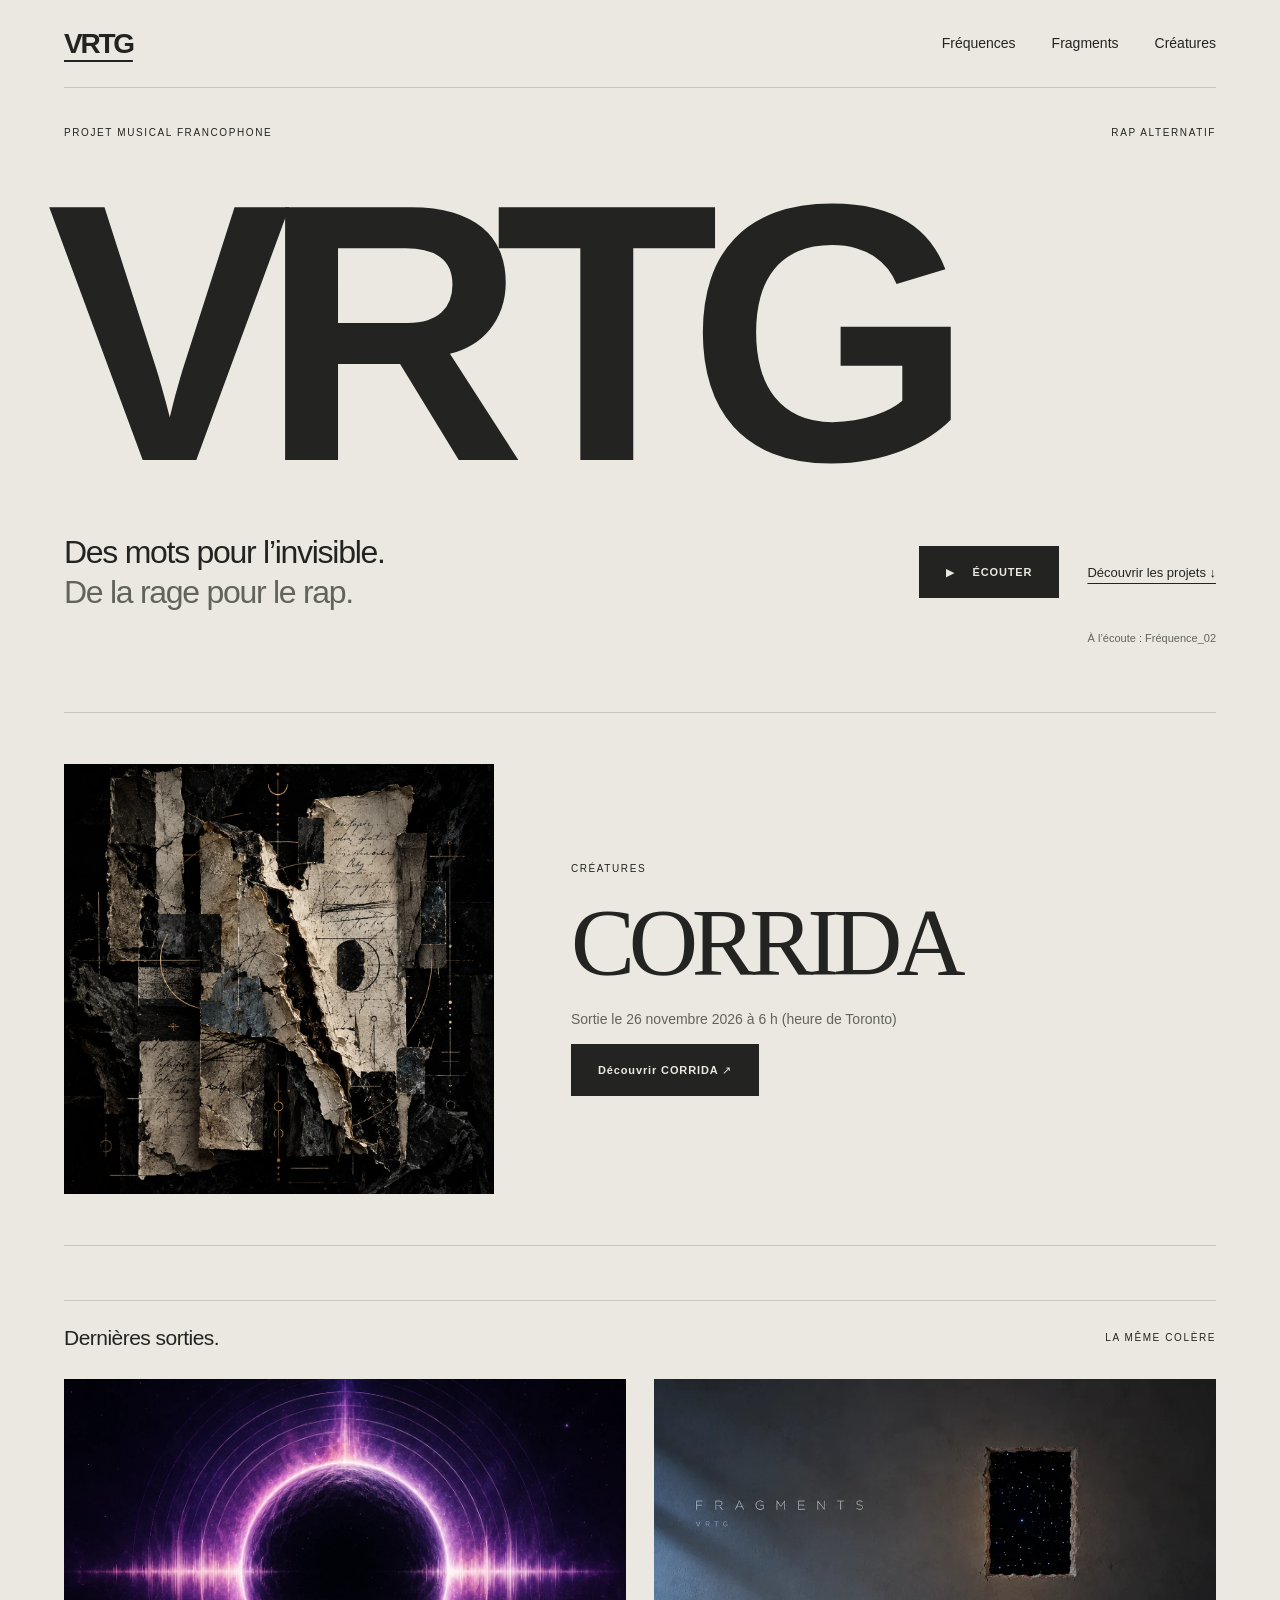
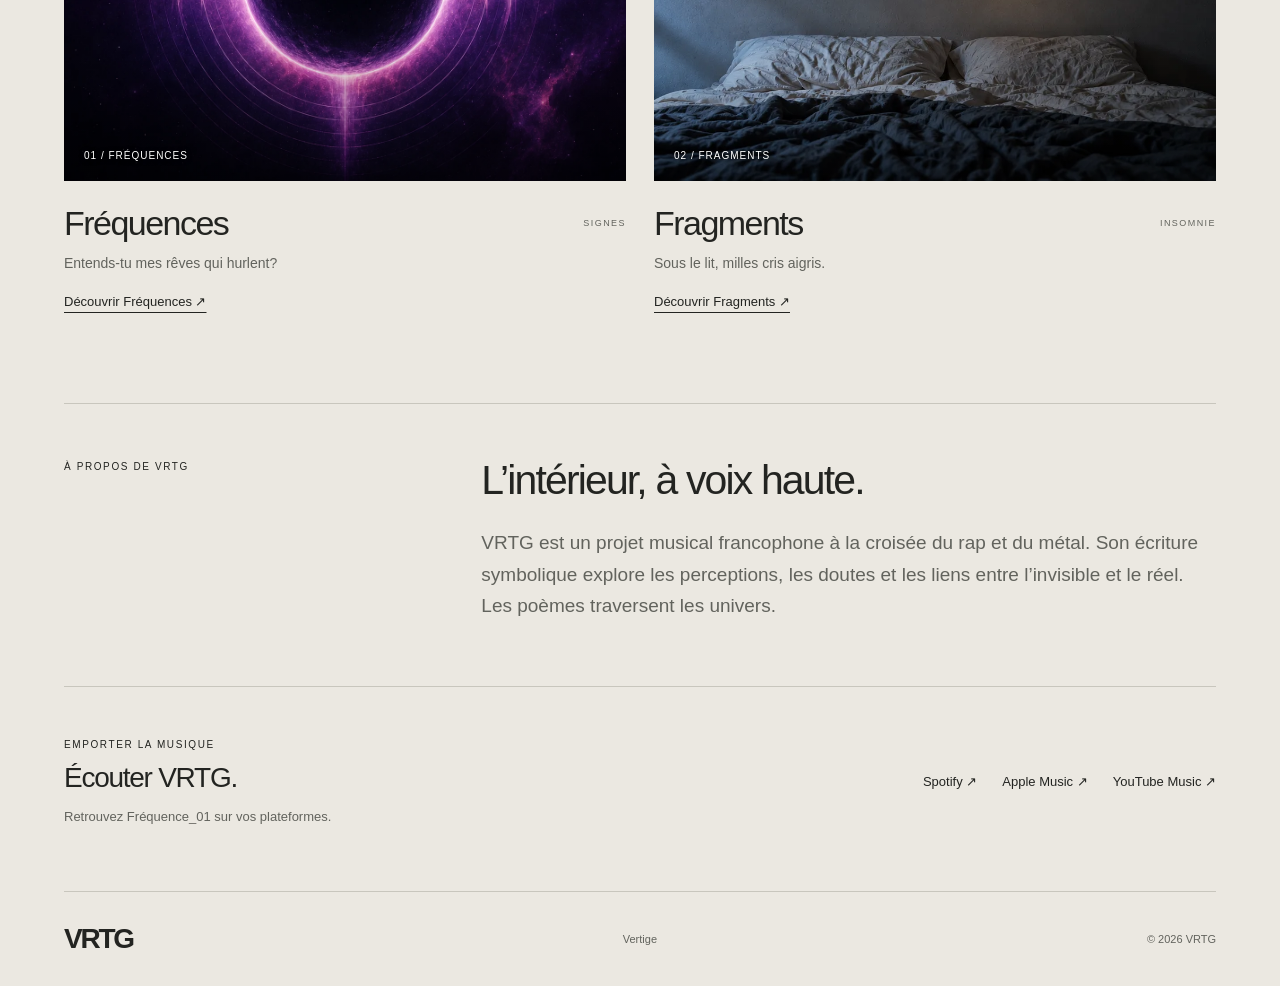
<file: index.html>
<!doctype html>
<html lang="fr"><head><meta charset="utf-8"><meta name="viewport" content="width=device-width, initial-scale=1"><meta name="theme-color" content="#ebe8e1"><title>VRTG — Rap introspectif et musique alternative francophone</title><meta name="description" content="Découvrez VRTG, projet musical francophone, et ses deux univers : Fréquences et Fragments. Écoutez les morceaux et retrouvez les plateformes de streaming."><link rel="canonical" href="https://www.vrtgmusic.ca/"><meta property="og:type" content="website"><meta property="og:locale" content="fr_CA"><meta property="og:site_name" content="VRTG"><meta property="og:title" content="VRTG — Rap introspectif et musique alternative francophone"><meta property="og:description" content="Découvrez VRTG, projet musical francophone, et ses deux univers : Fréquences et Fragments. Écoutez les morceaux et retrouvez les plateformes de streaming."><meta property="og:url" content="https://www.vrtgmusic.ca/"><meta property="og:image" content="https://www.vrtgmusic.ca/assets/hero-vrtg.webp"><meta property="og:image:alt" content="VRTG — Rap introspectif et musique alternative francophone"><meta name="twitter:card" content="summary_large_image"><meta name="twitter:title" content="VRTG — Rap introspectif et musique alternative francophone"><meta name="twitter:description" content="Découvrez VRTG, projet musical francophone, et ses deux univers : Fréquences et Fragments. Écoutez les morceaux et retrouvez les plateformes de streaming."><meta name="twitter:image" content="https://www.vrtgmusic.ca/assets/hero-vrtg.webp"><link rel="icon" href="/favicon.svg" type="image/svg+xml"><link rel="stylesheet" href="/site.css"><script type="application/ld+json">{"@context": "https://schema.org", "@graph": [{"@type": "MusicGroup", "@id": "https://www.vrtgmusic.ca/#artist", "name": "VRTG", "url": "https://www.vrtgmusic.ca/", "description": "VRTG est un projet musical francophone entre rap introspectif, musique alternative et écriture symbolique.", "genre": ["Rap introspectif", "Musique alternative"], "sameAs": ["https://www.tiktok.com/@vrtgmusic"]}, {"@type": "MusicAlbum", "@id": "https://www.vrtgmusic.ca/frequences#album", "name": "Fréquences", "url": "https://www.vrtgmusic.ca/frequences", "byArtist": {"@id": "https://www.vrtgmusic.ca/#artist"}, "description": "Un projet musical francophone de VRTG, entre rap introspectif et imaginaire cosmique.", "image": "https://www.vrtgmusic.ca/assets/cover-frequence-02.webp", "track": [{"@id": "https://www.vrtgmusic.ca/frequences#frequence-01"}, {"@id": "https://www.vrtgmusic.ca/frequences#frequence-02"}, {"@id": "https://www.vrtgmusic.ca/frequences#frequence-03"}]}, {"@type": "MusicAlbum", "@id": "https://www.vrtgmusic.ca/fragments#album", "name": "Fragments", "url": "https://www.vrtgmusic.ca/fragments", "byArtist": {"@id": "https://www.vrtgmusic.ca/#artist"}, "description": "Projet musical francophone de VRTG, intime, nocturne et cinématographique. Écoutez Fragment_01, Fragment_02 et Fragment_03.", "image": "https://www.vrtgmusic.ca/assets/cover-fragments.webp", "track": [{"@id": "https://www.vrtgmusic.ca/fragments#fragment-01"}, {"@id": "https://www.vrtgmusic.ca/fragments#fragment-02"}, {"@id": "https://www.vrtgmusic.ca/fragments#fragment-03"}], "numTracks": 3}, {"@type": "MusicRecording", "@id": "https://www.vrtgmusic.ca/frequences#frequence-01", "name": "Fréquence_01", "url": "https://www.vrtgmusic.ca/frequences#frequence-01", "byArtist": {"@id": "https://www.vrtgmusic.ca/#artist"}, "inAlbum": {"@id": "https://www.vrtgmusic.ca/frequences#album"}, "inLanguage": "fr", "sameAs": "https://open.spotify.com/album/1WjyWQR7PkzstSkkiZlshC"}, {"@type": "MusicRecording", "@id": "https://www.vrtgmusic.ca/frequences#frequence-02", "name": "Fréquence_02", "url": "https://www.vrtgmusic.ca/frequences#frequence-02", "byArtist": {"@id": "https://www.vrtgmusic.ca/#artist"}, "inAlbum": {"@id": "https://www.vrtgmusic.ca/frequences#album"}, "inLanguage": "fr", "sameAs": "https://open.spotify.com/track/1C9Vg9ocyrMYbzLWoFbl8R"}, {"@type": "MusicRecording", "@id": "https://www.vrtgmusic.ca/frequences#frequence-03", "name": "Fréquence_03", "url": "https://www.vrtgmusic.ca/frequences#frequence-03", "byArtist": {"@id": "https://www.vrtgmusic.ca/#artist"}, "inAlbum": {"@id": "https://www.vrtgmusic.ca/frequences#album"}, "inLanguage": "fr", "sameAs": "https://open.spotify.com/intl-fr/track/3CiCthMius0Oq8x8jmidZF?si=2b8c0f25f6514370", "duration": "PT145.656S", "audio": {"@type": "AudioObject", "contentUrl": "https://www.vrtgmusic.ca/assets/audio/frequence-03.mp3", "encodingFormat": "audio/mpeg", "duration": "PT145.656S"}}, {"@type": "MusicRecording", "@id": "https://www.vrtgmusic.ca/fragments#fragment-01", "name": "Fragment_01", "url": "https://www.vrtgmusic.ca/fragments#fragment-01", "byArtist": {"@id": "https://www.vrtgmusic.ca/#artist"}, "inAlbum": {"@id": "https://www.vrtgmusic.ca/fragments#album"}, "inLanguage": "fr", "duration": "PT84.888S", "audio": {"@type": "AudioObject", "contentUrl": "https://www.vrtgmusic.ca/assets/audio/fragment-01-final.mp3", "encodingFormat": "audio/mpeg", "duration": "PT84.888S"}}, {"@type": "MusicRecording", "@id": "https://www.vrtgmusic.ca/fragments#fragment-02", "name": "Fragment_02", "url": "https://www.vrtgmusic.ca/fragments#fragment-02", "byArtist": {"@id": "https://www.vrtgmusic.ca/#artist"}, "inAlbum": {"@id": "https://www.vrtgmusic.ca/fragments#album"}, "inLanguage": "fr", "duration": "PT69.336S", "audio": {"@type": "AudioObject", "contentUrl": "https://www.vrtgmusic.ca/assets/audio/fragment-02-final.mp3", "encodingFormat": "audio/mpeg", "duration": "PT69.336S"}}, {"@type": "MusicRecording", "@id": "https://www.vrtgmusic.ca/fragments#fragment-03", "name": "Fragment_03", "url": "https://www.vrtgmusic.ca/fragments#fragment-03", "byArtist": {"@id": "https://www.vrtgmusic.ca/#artist"}, "inAlbum": {"@id": "https://www.vrtgmusic.ca/fragments#album"}, "inLanguage": "fr", "duration": "PT98.208S", "audio": {"@type": "AudioObject", "contentUrl": "https://www.vrtgmusic.ca/assets/audio/fragment-03-final.mp3", "encodingFormat": "audio/mpeg", "duration": "PT98.208S"}}]}</script><script src="/site.js" defer></script></head>
<body class="home"><a class="skip-link" href="#main">Aller au contenu</a><header class="header"><a class="brand" href="/" aria-current="page" aria-label="VRTG — accueil">VRTG</a><nav aria-label="Navigation principale"><a href="/frequences">Fréquences</a><a href="/fragments">Fragments</a><a href="/creatures">Créatures</a></nav></header><main id="main" tabindex="-1"><section class="home-hero"><div class="hero-top eyebrow"><span>PROJET MUSICAL FRANCOPHONE</span><span>RAP ALTERNATIF</span></div><h1 class="wordmark">VRTG</h1><div class="hero-bottom"><p>Des mots pour l’invisible.<br><span>De la rage pour le rap.</span></p><div class="hero-actions"><a class="button" href="https://open.spotify.com/track/1C9Vg9ocyrMYbzLWoFbl8R" data-play="frequence-02" target="_blank" rel="noopener noreferrer"><span aria-hidden="true">▶</span> <span data-play-label>ÉCOUTER</span></a><a class="text-link" href="#projets">Découvrir les projets ↓</a></div></div><p class="listen-caption">À l’écoute : Fréquence_02</p></section>
<section class="corrida-release" aria-labelledby="corrida-title">
  <img class="corrida-cover" src="/assets/creatures/corrida.webp" width="1200" height="1200" alt="Pochette de CORRIDA, papiers anciens et surfaces calcinées parcourus de fines traces dorées." decoding="async">
  <div class="corrida-details">
    <p class="eyebrow">CRÉATURES</p>
    <h2 id="corrida-title">CORRIDA</h2>
    <p class="corrida-date">Sortie le <time datetime="2026-11-26T06:00:00-05:00">26 novembre 2026 à 6 h</time> (heure de Toronto)</p>
    <div class="corrida-clock" role="timer" aria-label="Temps avant la sortie de CORRIDA" hidden>
      <span><b></b>jours</span><span><b></b>heures</span><span><b></b>minutes</span><span><b></b>secondes</span>
    </div>
    <a class="button" href="/corrida">Découvrir CORRIDA ↗</a>
  </div>
</section>
<section class="projects" id="projets" aria-labelledby="projects-title"><div class="section-heading"><h2 id="projects-title">Dernières sorties.</h2><span class="eyebrow">LA MÊME COLÈRE</span></div><div class="project-grid"><article class="project-card cosmic"><a href="/frequences" class="project-image" aria-label="Découvrir Fréquences"><img src="/assets/cover-frequence-02.webp" alt="Un cercle de lumière violette dans l’obscurité cosmique — Fréquences" width="1254" height="1254" loading="lazy"><span class="image-note">01 / FRÉQUENCES</span></a><div class="card-heading"><h3>Fréquences</h3><span class="eyebrow">SIGNES</span></div><p>Entends-tu mes rêves qui hurlent?</p><a class="text-link" href="/frequences">Découvrir Fréquences ↗</a></article><article class="project-card intimate"><a href="/fragments" class="project-image" aria-label="Découvrir Fragments"><img src="/assets/fragments-banner.webp" alt="Un lit défait dans une chambre baignée de lumière nocturne — Fragments" width="1600" height="686" loading="lazy"><span class="image-note">02 / FRAGMENTS</span></a><div class="card-heading"><h3>Fragments</h3><span class="eyebrow">INSOMNIE</span></div><p>Sous le lit, milles cris aigris.</p><a class="text-link" href="/fragments">Découvrir Fragments ↗</a></article></div></section>
<section class="identity" aria-labelledby="identity-title"><p class="eyebrow">À PROPOS DE VRTG</p><div><h2 id="identity-title">L’intérieur, à voix haute.</h2><p>VRTG est un projet musical francophone à la croisée du rap et du métal. Son écriture symbolique explore les perceptions, les doutes et les liens entre l’invisible et le réel. Les poèmes traversent les univers.</p></div></section><section class="streaming" aria-labelledby="stream-title"><div><p class="eyebrow">EMPORTER LA MUSIQUE</p><h2 id="stream-title">Écouter VRTG.</h2><p>Retrouvez Fréquence_01 sur vos plateformes.</p></div><div class="platforms"><a href="https://open.spotify.com/album/1WjyWQR7PkzstSkkiZlshC" data-platform="spotify" target="_blank" rel="noopener noreferrer">Spotify ↗</a><a href="https://music.apple.com/album/fr%C3%A9quence-01-single/6776358673" data-platform="apple_music" target="_blank" rel="noopener noreferrer">Apple Music ↗</a><a href="https://music.youtube.com/playlist?list=OLAK5uy_mbqPI9Erlt63fU2uGEngq5VentivAA93U" data-platform="youtube_music" target="_blank" rel="noopener noreferrer">YouTube Music ↗</a></div></section></main><footer class="footer"><a class="brand" href="/">VRTG</a><span>Vertige</span><span>© 2026 VRTG</span></footer><aside class="platform-player" aria-label="Lecteur Spotify" hidden><div class="platform-player-head"><span id="player-title">Écouter VRTG</span><button id="close-player" class="round" aria-label="Fermer le lecteur Spotify">×</button></div><iframe id="spotify-player" title="Écouter VRTG sur Spotify" width="100%" height="152" allow="autoplay; clipboard-write; encrypted-media; fullscreen; picture-in-picture" referrerpolicy="strict-origin-when-cross-origin"></iframe><p>Lecture proposée par Spotify. <a id="player-external" href="https://open.spotify.com/track/1C9Vg9ocyrMYbzLWoFbl8R" target="_blank" rel="noopener noreferrer" data-platform="spotify">Ouvrir dans Spotify ↗</a></p></aside>
<aside class="mini-player" id="fragment-player" aria-label="Lecteur Fragments" hidden>
<img id="fragment-art" alt="" width="48" height="48">
<div class="player-title"><span class="eyebrow">VRTG · FRAGMENTS</span><strong id="fragment-title">Fragment_01</strong></div>
<button class="round" id="fragment-previous" type="button" aria-label="Fragment précédent">‹</button>
<button class="round primary" id="fragment-toggle" type="button" aria-label="Mettre en pause">Ⅱ</button>
<button class="round" id="fragment-next" type="button" aria-label="Fragment suivant">›</button>
<div class="seek"><span id="fragment-elapsed">0:00</span><input id="fragment-seek" type="range" min="0" max="100" value="0" step="0.1" aria-label="Position de lecture" disabled><span id="fragment-duration">0:00</span></div>
<button class="round" id="close-fragment-player" type="button" aria-label="Fermer le lecteur Fragments et arrêter la lecture">×</button>
<audio id="fragment-audio" preload="none" controlslist="nodownload" disableremoteplayback></audio>
<p id="fragment-status" class="sr-only" role="status"></p></aside><div class="sr-only" id="navigation-status" role="status"></div></body></html>
</file>
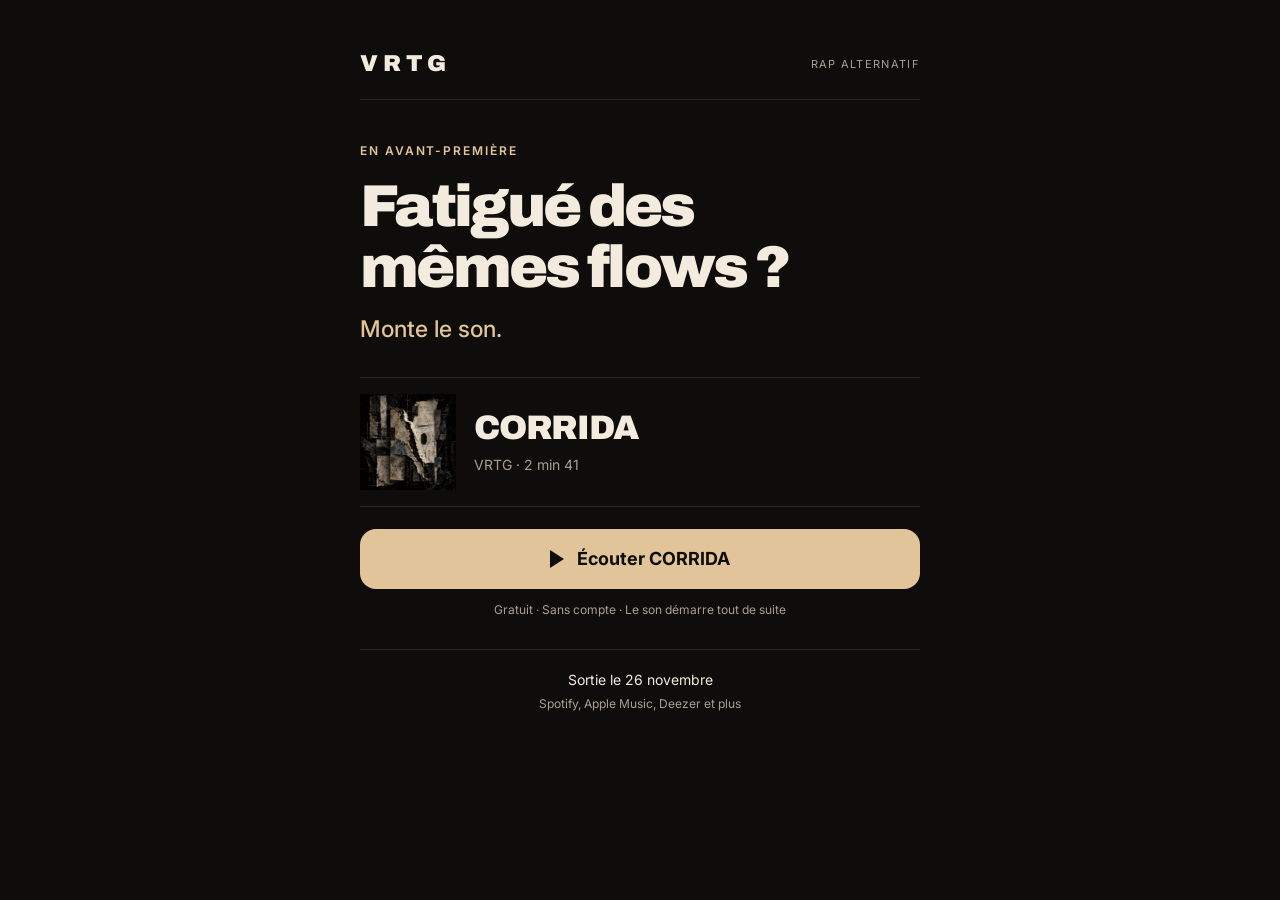
<file: corrida/index.html>
<!doctype html>
<html lang="fr-CA">
<head>
  <meta charset="utf-8">
  <meta name="viewport" content="width=device-width,initial-scale=1">
  <meta name="theme-color" content="#0F0D0B">
  <title>CORRIDA — Écoute en avant-première · VRTG</title>
  <meta name="description" content="Fatigué des mêmes flows ? Monte le son. Écoute CORRIDA de VRTG en avant-première. Gratuit, sans compte.">
  <link rel="canonical" href="https://www.vrtgmusic.ca/corrida">
  <meta property="og:type" content="music.song">
  <meta property="og:title" content="CORRIDA — VRTG">
  <meta property="og:description" content="Fatigué des mêmes flows ? Monte le son.">
  <meta property="og:url" content="https://www.vrtgmusic.ca/corrida">
  <meta property="og:image" content="https://www.vrtgmusic.ca/corrida/pochette-960.webp">
  <meta name="twitter:card" content="summary_large_image">
  <link rel="icon" href="/favicon.svg">
  <link rel="preconnect" href="https://fonts.googleapis.com">
  <link rel="preconnect" href="https://fonts.gstatic.com" crossorigin>
  <link href="https://fonts.googleapis.com/css2?family=Archivo:wght@800;900&family=Inter:wght@400;500;600;700&display=swap" rel="stylesheet">
  <link rel="stylesheet" href="/corrida/page.css">
  <script type="module" src="/corrida/page.mjs"></script>
</head>
<body>
  <div class="shell">
    <header><span class="brand">VRTG</span><span class="genre">RAP ALTERNATIF</span></header>
    <main aria-labelledby="title">
      <p class="eyebrow">EN AVANT-PREMIÈRE</p>
      <h1 id="title">Fatigué des<br>mêmes flows ?</h1>
      <p class="subtitle">Monte le son.</p>
      <section class="record" aria-label="Le morceau">
        <img src="/corrida/pochette-480.webp" width="96" height="96" alt="Pochette de CORRIDA" fetchpriority="high">
        <div><h2>CORRIDA</h2><p>VRTG · 2 min 41</p></div>
      </section>
      <section class="listening" aria-label="Écouter CORRIDA">
        <div class="controls" id="controls" hidden>
          <button id="play" type="button" aria-label="Écouter CORRIDA"><span class="play-icon" aria-hidden="true"></span><span class="play-label">Écouter CORRIDA</span></button>
          <div class="timeline" hidden>
            <label class="sr-only" for="progress">Position dans CORRIDA</label>
            <input id="progress" type="range" min="0" max="161" step="0.1" value="0" disabled>
            <div class="times"><span id="elapsed">0:00</span><span id="duration">2:41</span></div>
          </div>
        </div>
        <audio id="audio" controls preload="metadata" playsinline src="/corrida/Corrida_final.mp3" aria-label="CORRIDA, morceau intégral"></audio>
        <p class="help" id="help">Gratuit · Sans compte · Le son démarre tout de suite</p>
        <p class="help" id="listening-help" hidden><span id="listening-context">Tu écoutes CORRIDA</span> · <button id="restart" type="button">Reprendre depuis le début</button></p>
        <p id="status" role="status" aria-live="polite"></p>
      </section>
    </main>
    <footer><p>Sortie le <time datetime="2026-11-26">26 novembre</time></p><p>Spotify, Apple Music, Deezer et plus</p></footer>
  </div>
</body>
</html>
</file>
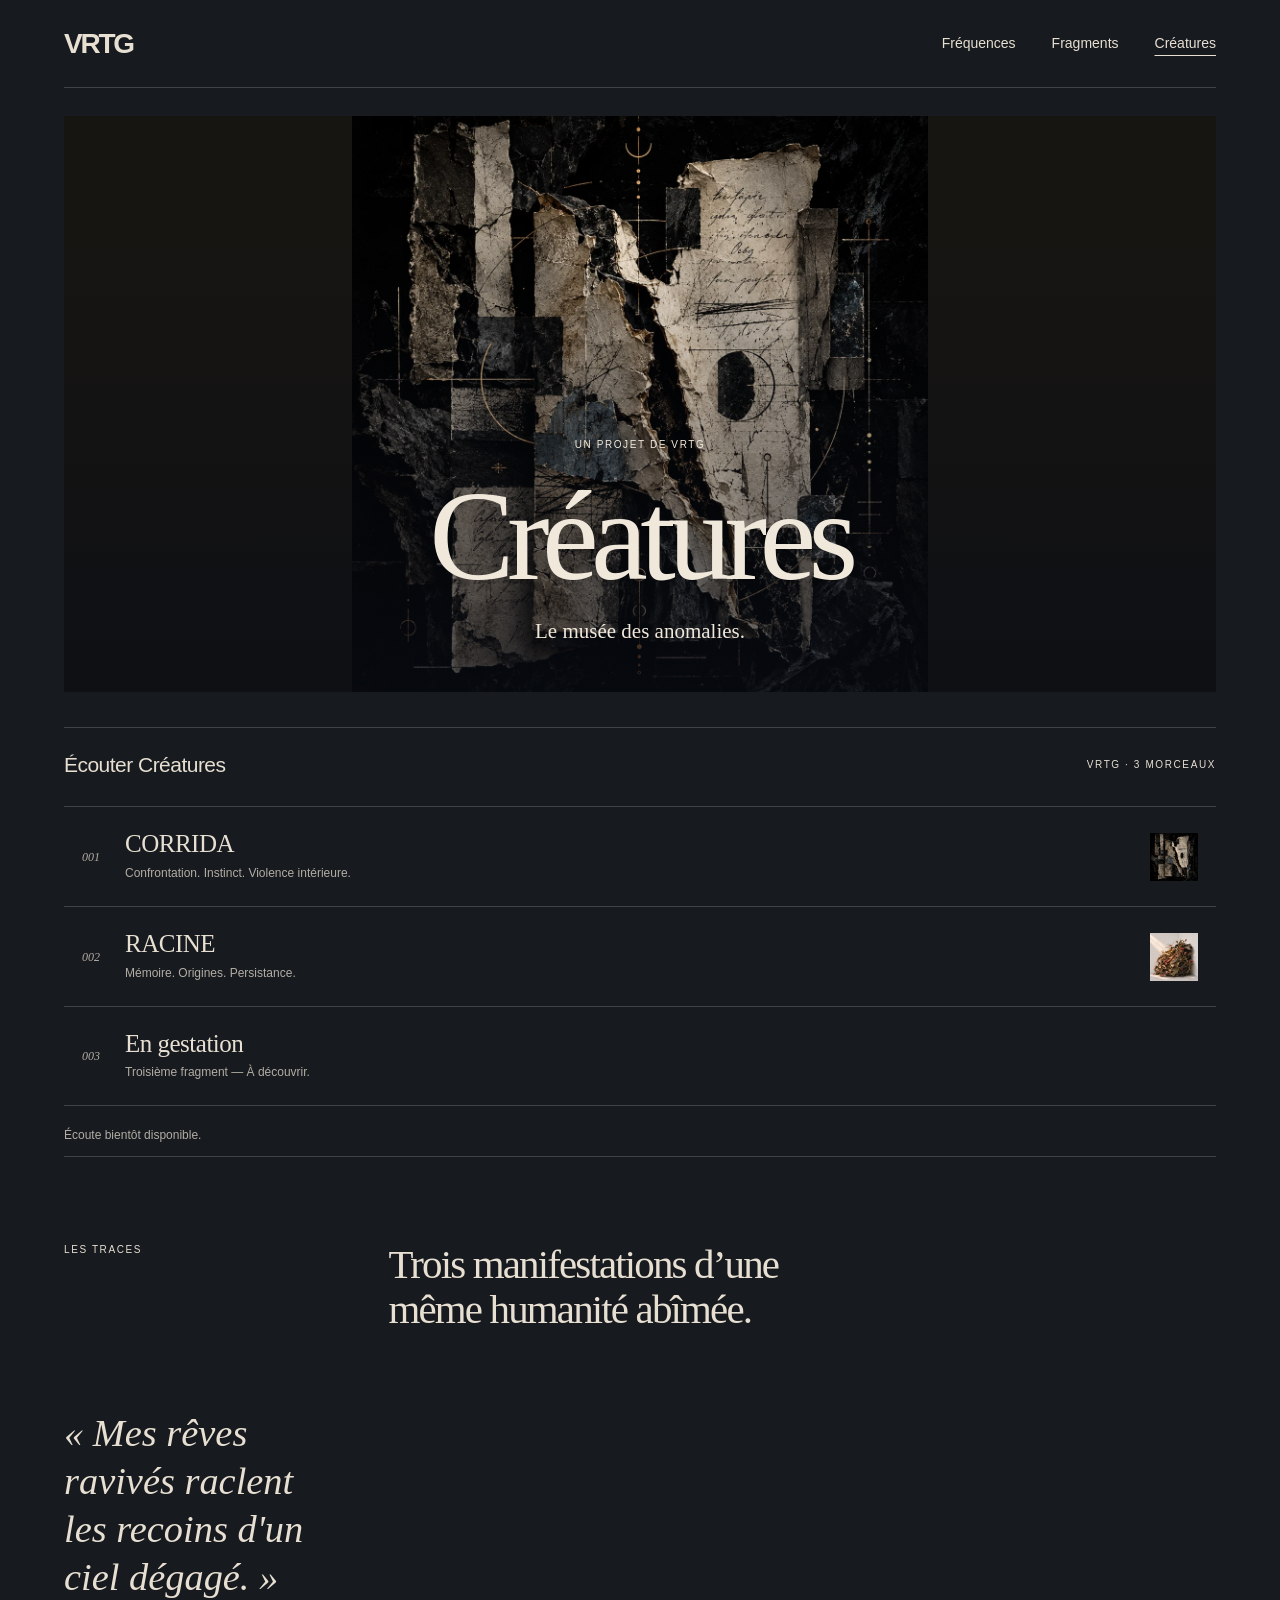
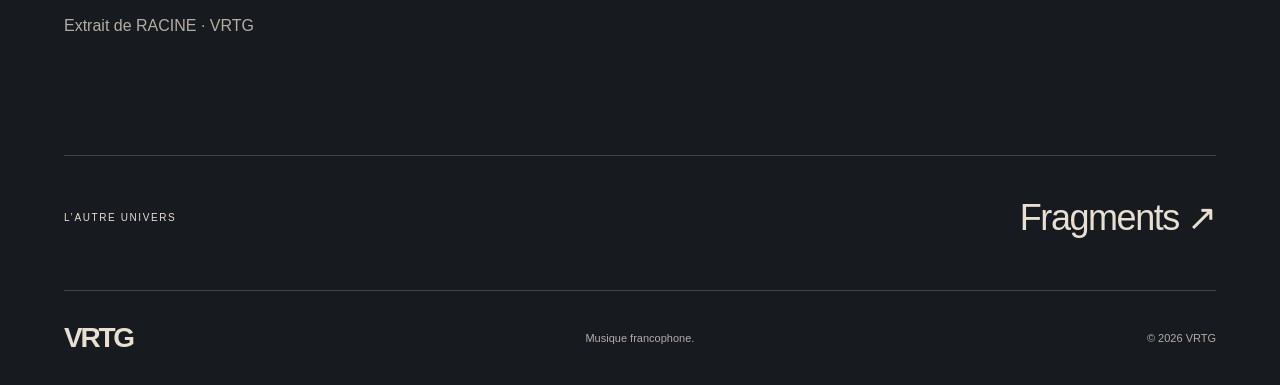
<file: creatures/index.html>
<!doctype html>
<html lang="fr"><head><meta charset="utf-8"><meta name="viewport" content="width=device-width,initial-scale=1"><meta name="theme-color" content="#11100E">
<title>CRÉATURES — VRTG | EP de rap alternatif français</title><meta name="description" content="Découvrez CRÉATURES, un EP de VRTG en trois fragments. Une exploration musicale de la violence, de la mémoire et de la transformation."><link rel="canonical" href="https://www.vrtgmusic.ca/creatures">
<meta property="og:type" content="website"><meta property="og:site_name" content="VRTG"><meta property="og:locale" content="fr_CA"><meta property="og:url" content="https://www.vrtgmusic.ca/creatures"><meta property="og:title" content="CRÉATURES — VRTG | EP de rap alternatif français"><meta property="og:description" content="Découvrez CRÉATURES, un EP de VRTG en trois fragments. Une exploration musicale de la violence, de la mémoire et de la transformation."><meta property="og:image" content="https://www.vrtgmusic.ca/assets/creatures/corrida.webp"><meta name="twitter:card" content="summary_large_image"><meta name="twitter:title" content="CRÉATURES — VRTG | EP de rap alternatif français"><meta name="twitter:description" content="Découvrez CRÉATURES, un EP de VRTG en trois fragments. Une exploration musicale de la violence, de la mémoire et de la transformation."><meta name="twitter:image" content="https://www.vrtgmusic.ca/assets/creatures/corrida.webp">
<link rel="icon" href="/favicon.svg"><link rel="stylesheet" href="/site.css"><link rel="stylesheet" href="/creatures/exposition.css"><script defer src="/creatures/player.js"></script></head>
<body class="fragments creatures"><a class="skip-link" href="#main">Aller au contenu</a><header class="header"><a class="brand" href="/" aria-label="VRTG — accueil">VRTG</a><nav aria-label="Navigation principale"><a href="/frequences">Fréquences</a><a href="/fragments">Fragments</a><a href="/creatures" aria-current="page">Créatures</a></nav></header>
<main id="main" tabindex="-1"><section class="fragment-hero">
<img src="/assets/creatures/corrida.webp" alt="Fragments de papier ancien, surfaces calcinées et fines traces dorées dans une composition sombre." width="1200" height="1200" fetchpriority="high" decoding="async">
<div class="fragment-title"><p class="eyebrow">UN PROJET DE VRTG</p><h1>Créatures</h1><p>Le musée des anomalies.</p></div></section>
<section class="track-section" id="ecouter" aria-labelledby="tracks-title">
<div class="section-heading"><h2 id="tracks-title">Écouter Créatures</h2><span class="eyebrow">VRTG · 3 MORCEAUX</span></div>
<ol id="collection" class="tracklist"><li id="corrida"><span class="track-number">001</span>
    <div class="track-info"><h3>CORRIDA</h3><p>Confrontation. Instinct. Violence intérieure.</p>


    </div><img src="/assets/creatures/corrida.webp" alt="Fragments de papier ancien, surfaces calcinées et fines traces dorées dans une composition sombre." width="1200" height="1200" loading="lazy" decoding="async">

    </li><li id="racine"><span class="track-number">002</span>
    <div class="track-info"><h3>RACINE</h3><p>Mémoire. Origines. Persistance.</p>


    </div><img src="/assets/creatures/racine.webp" alt="Installation de matières végétales sombres et de chardons dans l’angle lumineux d’une pièce blanche." width="1200" height="1200" loading="lazy" decoding="async">

    </li><li id="fragment-003"><span class="track-number">003</span>
    <div class="track-info"><h3>En gestation</h3><p>Troisième fragment — À découvrir.</p>


    </div>

    </li></ol>
<p class="section-note">Écoute bientôt disponible.</p>
<div class="console" hidden aria-label="Lecteur CRÉATURES" role="region"><audio id="ep-audio" preload="none"></audio>
<div class="now"><img id="art" alt="" width="60" height="60" hidden><div><strong id="current">CRÉATURES</strong><p role="status" id="state">ÉCOUTE BIENTÔT DISPONIBLE</p></div></div>
<div class="timeline"><span id="elapsed">0:00</span><input id="seek" aria-label="Position de lecture" type="range" min="0" max="100" step="any" value="0" disabled><span id="duration">–:––</span></div>
<div class="controls"><button id="prev" disabled>Précédent</button><button data-toggle disabled>Lecture</button><button id="next" disabled>Suivant</button><button id="mute" aria-pressed="false" disabled>Muet</button><input id="volume" aria-label="Volume" type="range" min="0" max="1" step=".01" value="1" disabled></div></div>

</section>
<section class="project-story" id="traces"><p class="eyebrow">LES TRACES</p><h2>Trois manifestations d’une même humanité abîmée.</h2><div id="trace-corrida">
</div><div id="trace-racine"><figure><blockquote>« Mes rêves ravivés raclent les recoins d&#39;un ciel dégagé. »</blockquote><figcaption>Extrait de RACINE · VRTG</figcaption></figure>
</div><div id="trace-fragment-003">
</div></section>
<a class="next-project" href="/fragments"><span class="eyebrow">L’AUTRE UNIVERS</span><span>Fragments ↗</span></a></main>
<footer class="footer"><a class="brand" href="/">VRTG</a><span>Musique francophone.</span><span>© 2026 VRTG</span></footer>
<aside id="mini" hidden><a href="#ecouter" id="mini-title"></a><button data-toggle>Lecture</button></aside>
<script type="application/json" id="ep-data">[{"id":"corrida","title":"CORRIDA","audio":null,"cover":"/assets/creatures/corrida.webp"},{"id":"racine","title":"RACINE","audio":null,"cover":"/assets/creatures/racine.webp"},{"id":"fragment-003","title":"Fragment 003","audio":null,"cover":null}]</script></body></html>
</file>
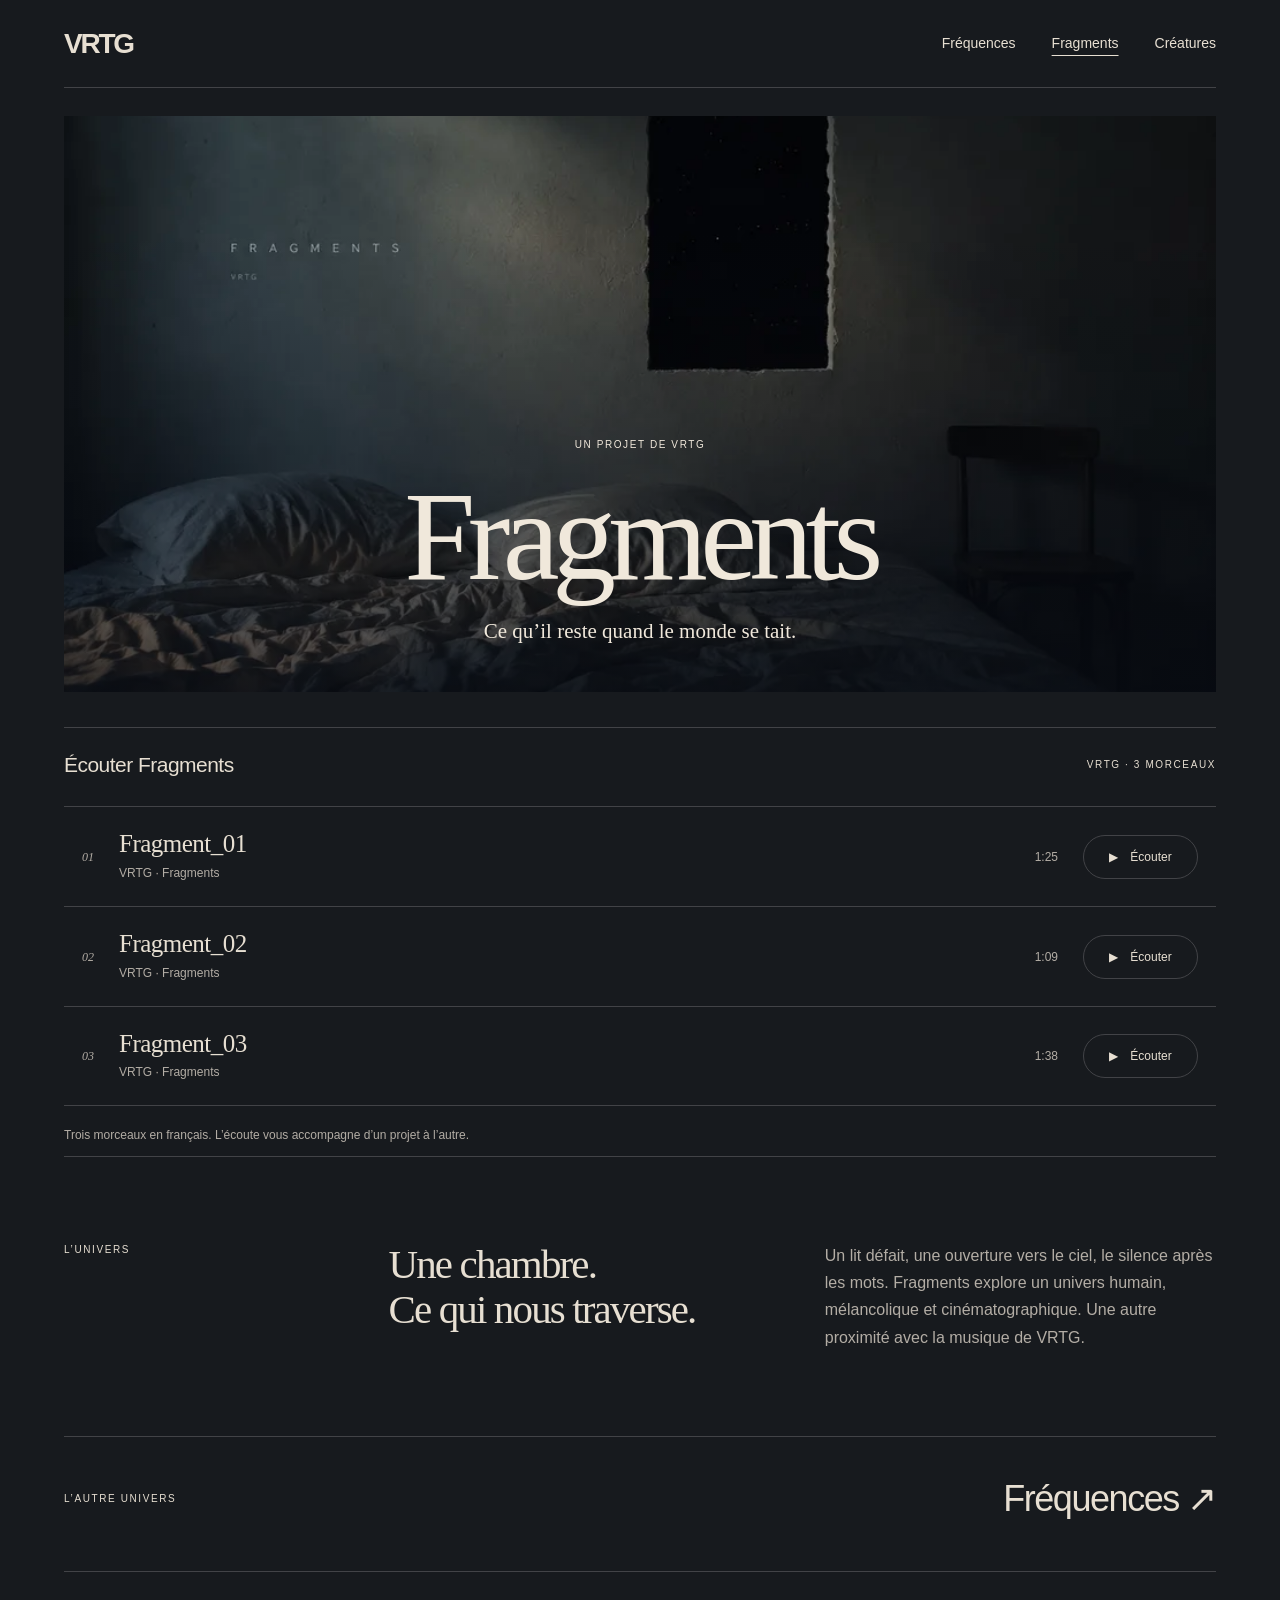
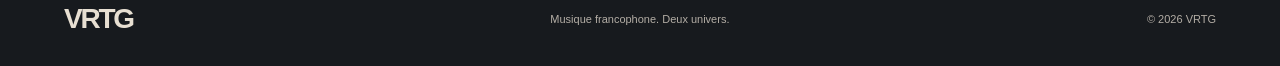
<file: fragments/index.html>
<!doctype html>
<html lang="fr"><head><meta charset="utf-8"><meta name="viewport" content="width=device-width, initial-scale=1"><meta name="theme-color" content="#101116"><title>Fragments — VRTG | Écouter Fragment_01, Fragment_02 et Fragment_03</title><meta name="description" content="Écoutez Fragment_01, Fragment_02 et Fragment_03 de VRTG. Trois morceaux en français dans un univers intime, nocturne et cinématographique."><link rel="canonical" href="https://www.vrtgmusic.ca/fragments"><meta property="og:type" content="website"><meta property="og:locale" content="fr_CA"><meta property="og:site_name" content="VRTG"><meta property="og:title" content="Fragments — VRTG | Écouter Fragment_01, Fragment_02 et Fragment_03"><meta property="og:description" content="Écoutez Fragment_01, Fragment_02 et Fragment_03 de VRTG. Trois morceaux en français dans un univers intime, nocturne et cinématographique."><meta property="og:url" content="https://www.vrtgmusic.ca/fragments"><meta property="og:image" content="https://www.vrtgmusic.ca/assets/cover-fragments.webp"><meta property="og:image:alt" content="Fragments — VRTG | Écouter Fragment_01, Fragment_02 et Fragment_03"><meta name="twitter:card" content="summary_large_image"><meta name="twitter:title" content="Fragments — VRTG | Écouter Fragment_01, Fragment_02 et Fragment_03"><meta name="twitter:description" content="Écoutez Fragment_01, Fragment_02 et Fragment_03 de VRTG. Trois morceaux en français dans un univers intime, nocturne et cinématographique."><meta name="twitter:image" content="https://www.vrtgmusic.ca/assets/cover-fragments.webp"><link rel="icon" href="/favicon.svg" type="image/svg+xml"><link rel="stylesheet" href="/site.css"><script type="application/ld+json">{"@context": "https://schema.org", "@graph": [{"@type": "MusicGroup", "@id": "https://www.vrtgmusic.ca/#artist", "name": "VRTG", "url": "https://www.vrtgmusic.ca/", "description": "VRTG est un projet musical francophone entre rap introspectif, musique alternative et écriture symbolique.", "genre": ["Rap introspectif", "Musique alternative"], "sameAs": ["https://www.tiktok.com/@vrtgmusic"]}, {"@type": "MusicAlbum", "@id": "https://www.vrtgmusic.ca/fragments#album", "name": "Fragments", "url": "https://www.vrtgmusic.ca/fragments", "byArtist": {"@id": "https://www.vrtgmusic.ca/#artist"}, "description": "Projet musical francophone de VRTG, intime, nocturne et cinématographique. Écoutez Fragment_01, Fragment_02 et Fragment_03.", "image": "https://www.vrtgmusic.ca/assets/cover-fragments.webp", "track": [{"@id": "https://www.vrtgmusic.ca/fragments#fragment-01"}, {"@id": "https://www.vrtgmusic.ca/fragments#fragment-02"}, {"@id": "https://www.vrtgmusic.ca/fragments#fragment-03"}], "numTracks": 3}, {"@type": "MusicRecording", "@id": "https://www.vrtgmusic.ca/fragments#fragment-01", "name": "Fragment_01", "url": "https://www.vrtgmusic.ca/fragments#fragment-01", "byArtist": {"@id": "https://www.vrtgmusic.ca/#artist"}, "inAlbum": {"@id": "https://www.vrtgmusic.ca/fragments#album"}, "inLanguage": "fr", "duration": "PT84.888S", "audio": {"@type": "AudioObject", "contentUrl": "https://www.vrtgmusic.ca/assets/audio/fragment-01-final.mp3", "encodingFormat": "audio/mpeg", "duration": "PT84.888S"}}, {"@type": "MusicRecording", "@id": "https://www.vrtgmusic.ca/fragments#fragment-02", "name": "Fragment_02", "url": "https://www.vrtgmusic.ca/fragments#fragment-02", "byArtist": {"@id": "https://www.vrtgmusic.ca/#artist"}, "inAlbum": {"@id": "https://www.vrtgmusic.ca/fragments#album"}, "inLanguage": "fr", "duration": "PT69.336S", "audio": {"@type": "AudioObject", "contentUrl": "https://www.vrtgmusic.ca/assets/audio/fragment-02-final.mp3", "encodingFormat": "audio/mpeg", "duration": "PT69.336S"}}, {"@type": "MusicRecording", "@id": "https://www.vrtgmusic.ca/fragments#fragment-03", "name": "Fragment_03", "url": "https://www.vrtgmusic.ca/fragments#fragment-03", "byArtist": {"@id": "https://www.vrtgmusic.ca/#artist"}, "inAlbum": {"@id": "https://www.vrtgmusic.ca/fragments#album"}, "inLanguage": "fr", "duration": "PT98.208S", "audio": {"@type": "AudioObject", "contentUrl": "https://www.vrtgmusic.ca/assets/audio/fragment-03-final.mp3", "encodingFormat": "audio/mpeg", "duration": "PT98.208S"}}]}</script><script src="/site.js" defer></script></head>
<body class="fragments"><a class="skip-link" href="#main">Aller au contenu</a><header class="header"><a class="brand" href="/" aria-label="VRTG — accueil">VRTG</a><nav aria-label="Navigation principale"><a href="/frequences">Fréquences</a><a href="/fragments" aria-current="page">Fragments</a><a href="/creatures">Créatures</a></nav></header><main id="main" tabindex="-1"><section class="fragment-hero"><picture><source media="(max-width: 600px)" srcset="/assets/cover-fragments.webp"><img src="/assets/fragments-banner.webp" alt="Visuel original de Fragments : lit défait, mur texturé et ouverture vers le ciel nocturne" width="1600" height="686" fetchpriority="high"></picture><div class="fragment-title"><p class="eyebrow">UN PROJET DE VRTG</p><h1>Fragments</h1><p>Ce qu’il reste quand le monde se tait.</p></div></section><section class="track-section" id="ecouter" aria-labelledby="tracks-title"><div class="section-heading"><h2 id="tracks-title">Écouter Fragments</h2><span class="eyebrow">VRTG · 3 MORCEAUX</span></div><ol class="tracklist"><li id="fragment-01" data-track-row="fragment-01"><span class="track-number">01</span><div class="track-info"><h3>Fragment_01</h3><p>VRTG · Fragments</p></div><span class="track-duration">1:25</span><button type="button" class="track-play fragment-play" data-fragment="01" aria-label="Écouter Fragment_01" aria-controls="fragment-audio" aria-pressed="false"><span aria-hidden="true" data-fragment-icon>▶</span><span data-fragment-label>Écouter</span></button><noscript><audio controls controlslist="nodownload" disableremoteplayback preload="none" src="/assets/audio/fragment-01-final.mp3" aria-label="Écouter Fragment_01"></audio></noscript></li><li id="fragment-02" data-track-row="fragment-02"><span class="track-number">02</span><div class="track-info"><h3>Fragment_02</h3><p>VRTG · Fragments</p></div><span class="track-duration">1:09</span><button type="button" class="track-play fragment-play" data-fragment="02" aria-label="Écouter Fragment_02" aria-controls="fragment-audio" aria-pressed="false"><span aria-hidden="true" data-fragment-icon>▶</span><span data-fragment-label>Écouter</span></button><noscript><audio controls controlslist="nodownload" disableremoteplayback preload="none" src="/assets/audio/fragment-02-final.mp3" aria-label="Écouter Fragment_02"></audio></noscript></li><li id="fragment-03" data-track-row="fragment-03"><span class="track-number">03</span><div class="track-info"><h3>Fragment_03</h3><p>VRTG · Fragments</p></div><span class="track-duration">1:38</span><button type="button" class="track-play fragment-play" data-fragment="03" aria-label="Écouter Fragment_03" aria-controls="fragment-audio" aria-pressed="false"><span aria-hidden="true" data-fragment-icon>▶</span><span data-fragment-label>Écouter</span></button><noscript><audio controls controlslist="nodownload" disableremoteplayback preload="none" src="/assets/audio/fragment-03-final.mp3" aria-label="Écouter Fragment_03"></audio></noscript></li></ol><p class="section-note">Trois morceaux en français. L’écoute vous accompagne d’un projet à l’autre.</p></section><section class="project-story"><p class="eyebrow">L’UNIVERS</p><h2>Une chambre.<br>Ce qui nous traverse.</h2><p>Un lit défait, une ouverture vers le ciel, le silence après les mots. Fragments explore un univers humain, mélancolique et cinématographique. Une autre proximité avec la musique de VRTG.</p></section><a class="next-project" href="/frequences"><span class="eyebrow">L’AUTRE UNIVERS</span><span>Fréquences ↗</span></a></main><footer class="footer"><a class="brand" href="/">VRTG</a><span>Musique francophone. Deux univers.</span><span>© 2026 VRTG</span></footer><aside class="platform-player" aria-label="Lecteur Spotify" hidden><div class="platform-player-head"><span id="player-title">Écouter VRTG</span><button id="close-player" class="round" aria-label="Fermer le lecteur Spotify">×</button></div><iframe id="spotify-player" title="Écouter VRTG sur Spotify" width="100%" height="152" allow="autoplay; clipboard-write; encrypted-media; fullscreen; picture-in-picture" referrerpolicy="strict-origin-when-cross-origin"></iframe><p>Lecture proposée par Spotify. <a id="player-external" href="https://open.spotify.com/track/1C9Vg9ocyrMYbzLWoFbl8R" target="_blank" rel="noopener noreferrer" data-platform="spotify">Ouvrir dans Spotify ↗</a></p></aside>
<aside class="mini-player" id="fragment-player" aria-label="Lecteur Fragments" hidden>
<img id="fragment-art" alt="" width="48" height="48">
<div class="player-title"><span class="eyebrow">VRTG · FRAGMENTS</span><strong id="fragment-title">Fragment_01</strong></div>
<button class="round" id="fragment-previous" type="button" aria-label="Fragment précédent">‹</button>
<button class="round primary" id="fragment-toggle" type="button" aria-label="Mettre en pause">Ⅱ</button>
<button class="round" id="fragment-next" type="button" aria-label="Fragment suivant">›</button>
<div class="seek"><span id="fragment-elapsed">0:00</span><input id="fragment-seek" type="range" min="0" max="100" value="0" step="0.1" aria-label="Position de lecture" disabled><span id="fragment-duration">0:00</span></div>
<button class="round" id="close-fragment-player" type="button" aria-label="Fermer le lecteur Fragments et arrêter la lecture">×</button>
<audio id="fragment-audio" preload="none" controlslist="nodownload" disableremoteplayback></audio>
<p id="fragment-status" class="sr-only" role="status"></p></aside><div class="sr-only" id="navigation-status" role="status"></div></body></html>
</file>
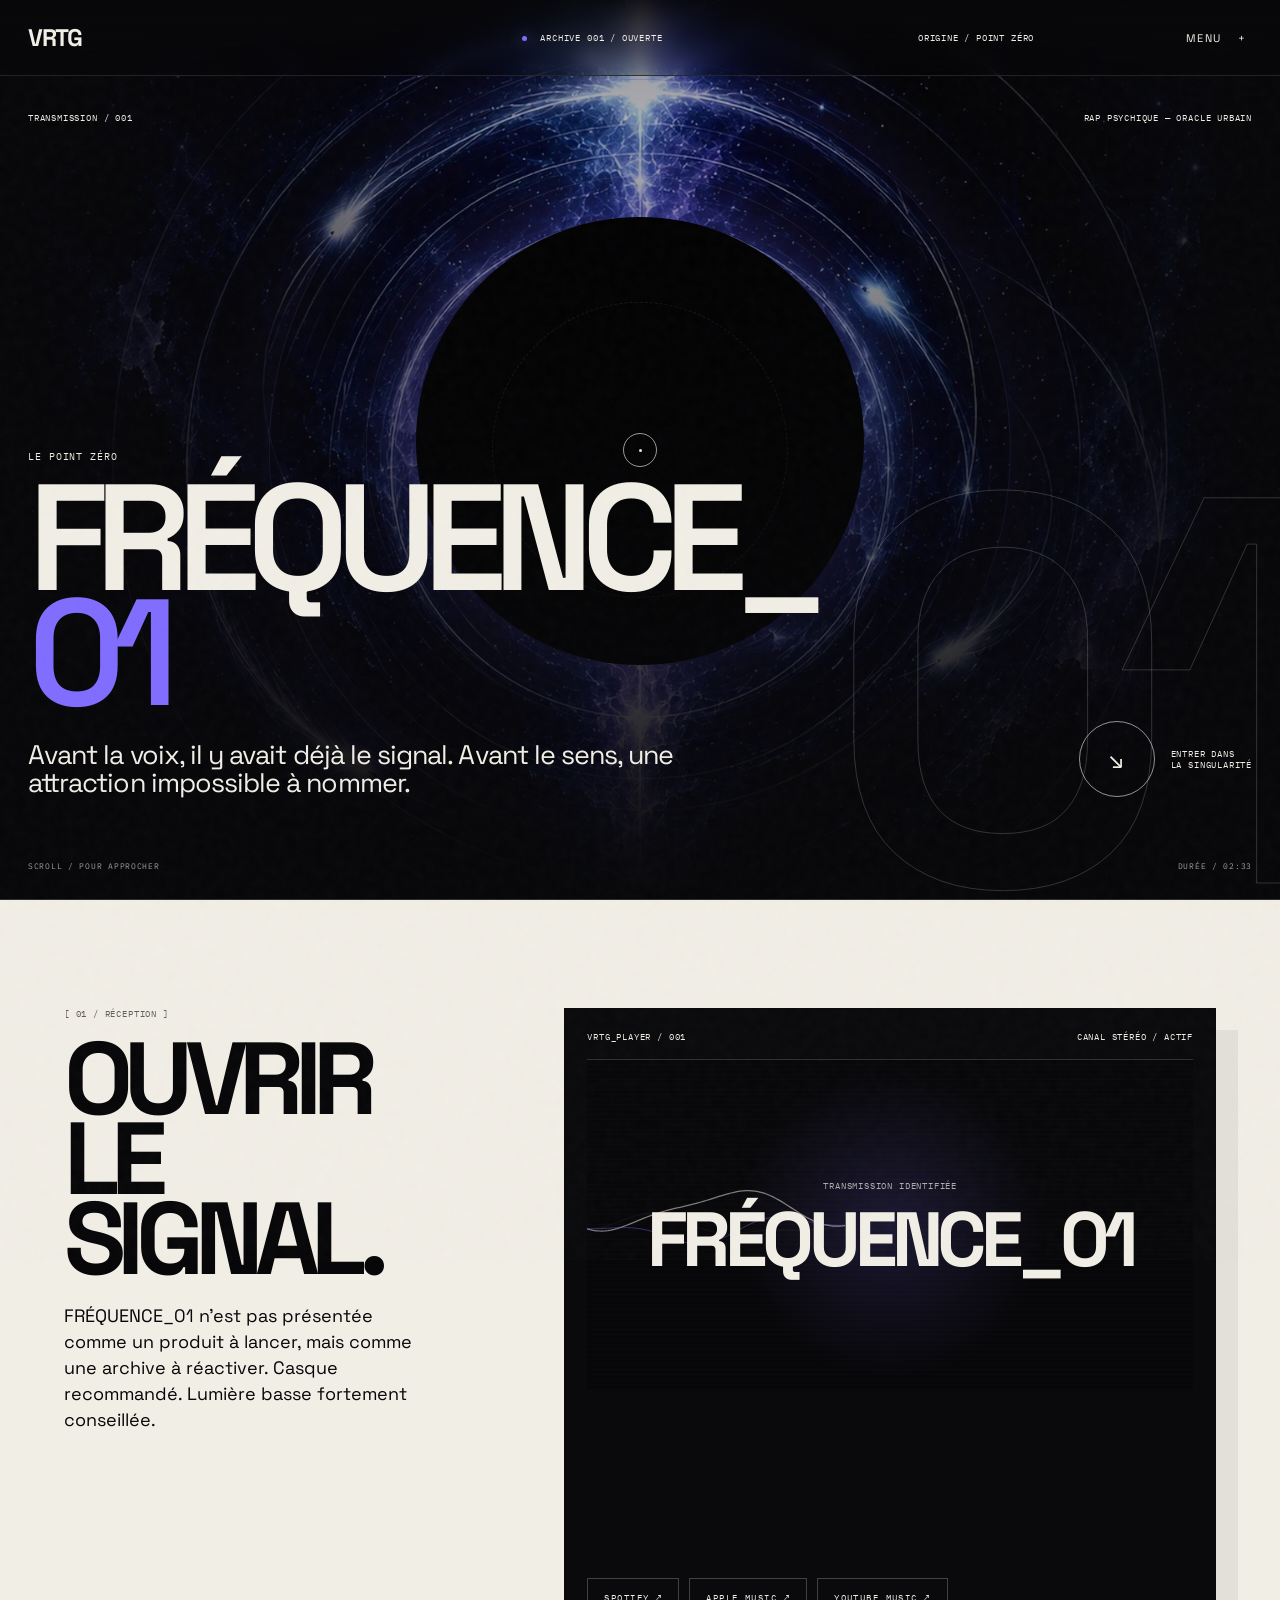
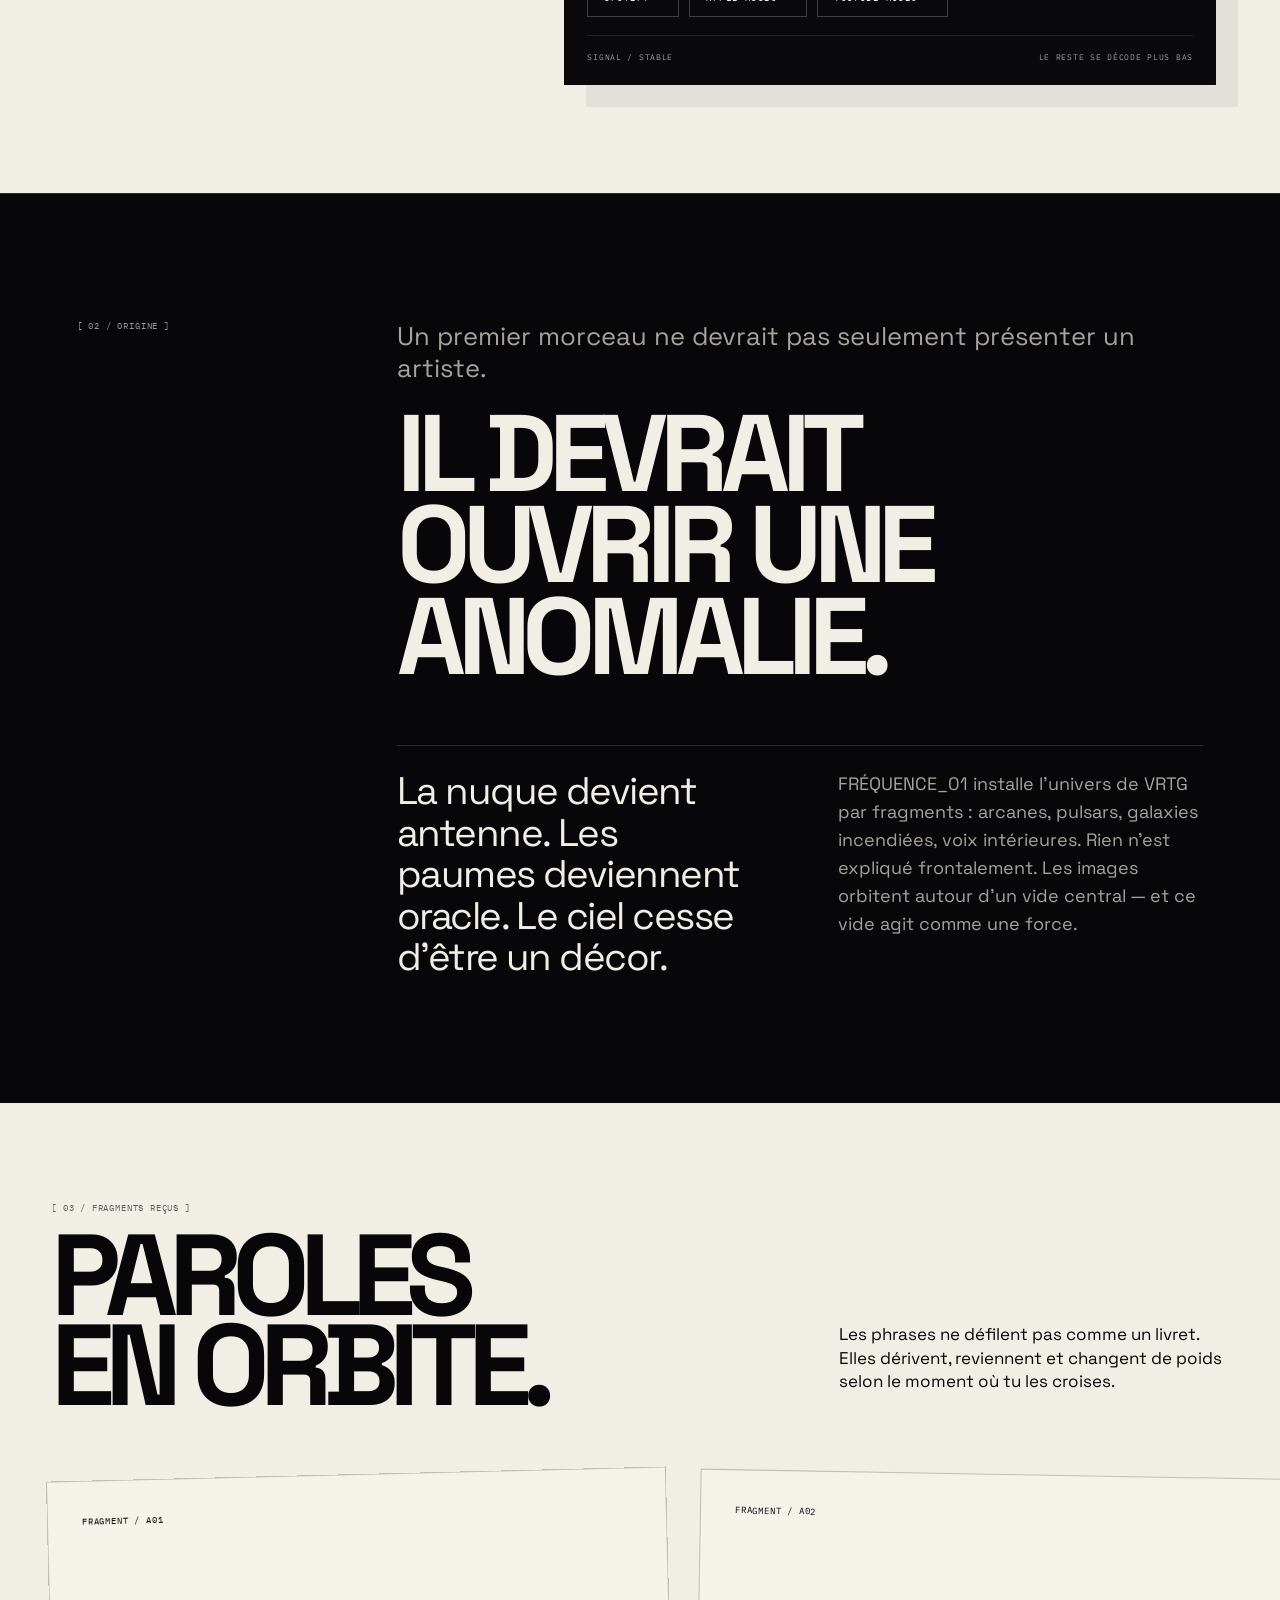
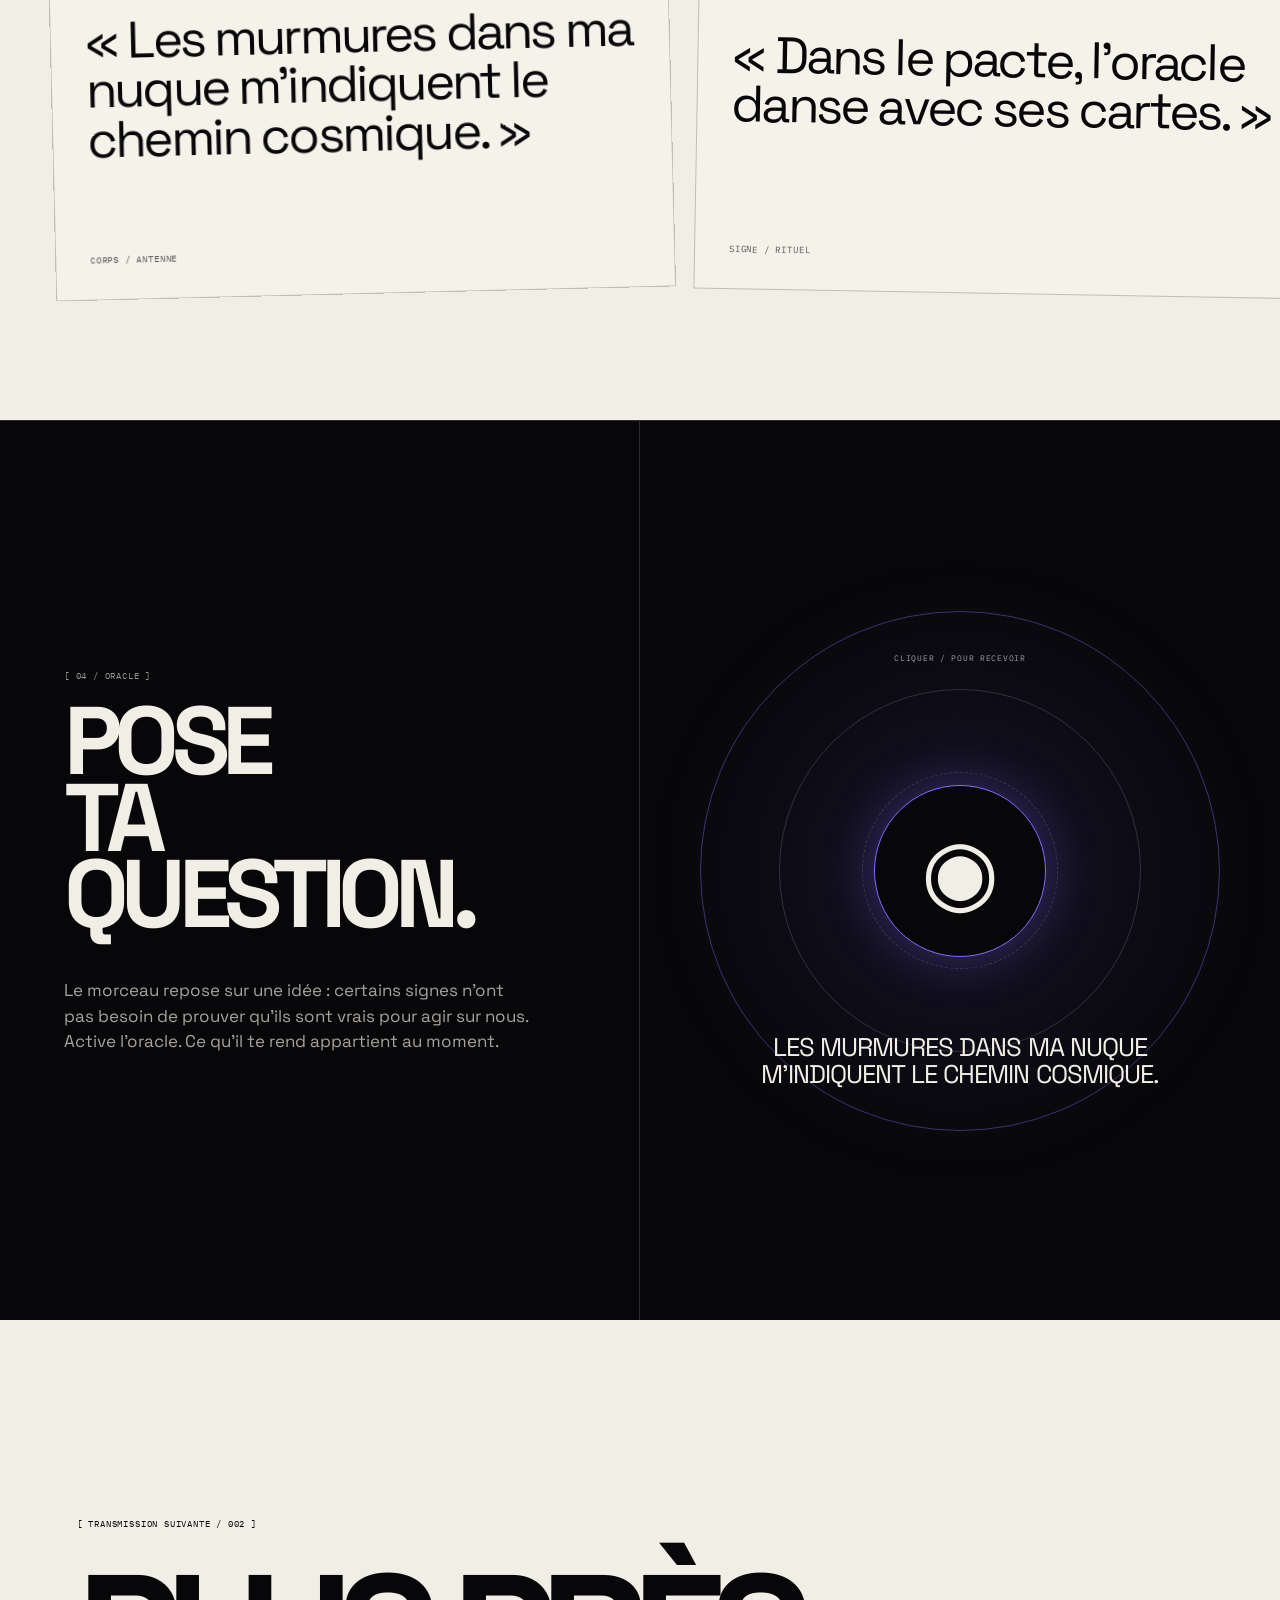
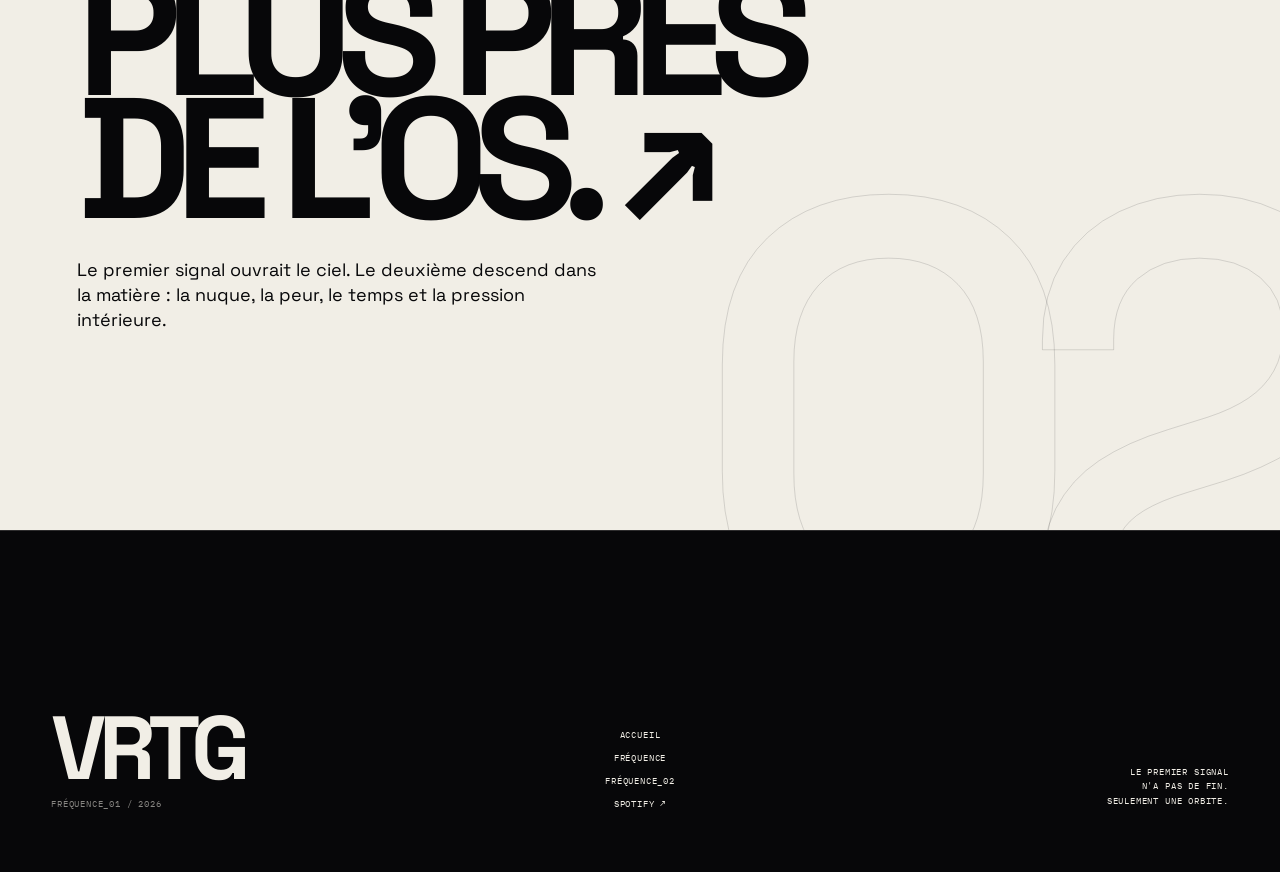
<file: frequence-01/index.html>
<!doctype html>
<html lang="fr">
<head>
  <meta charset="utf-8" />
  <meta name="viewport" content="width=device-width, initial-scale=1" />
  <meta name="theme-color" content="#070709" />
  <meta name="description" content="FRÉQUENCE_01 — Le premier signal de VRTG. Rap psychique, oracle urbain et cosmologie intérieure." />
  <meta property="og:title" content="FRÉQUENCE_01 — VRTG" />
  <meta property="og:description" content="Le point zéro. Le premier signal VRTG." />
  <meta property="og:type" content="website" />
  <meta property="og:url" content="https://www.vrtgmusic.ca/frequence-01" />
  <meta property="og:image" content="https://www.vrtgmusic.ca/assets/cover-frequence-01.webp" />
  <title>FRÉQUENCE_01 — VRTG</title>
  <link rel="canonical" href="https://www.vrtgmusic.ca/frequence-01" />
  <link rel="icon" href="/favicon.svg" type="image/svg+xml" />
  <link rel="preconnect" href="https://fonts.googleapis.com" />
  <link rel="preconnect" href="https://fonts.gstatic.com" crossorigin />
  <link href="https://fonts.googleapis.com/css2?family=IBM+Plex+Mono:wght@400;500&family=Space+Grotesk:wght@400;500;600;700&display=swap" rel="stylesheet" />
  <link rel="stylesheet" href="/release.css" />
</head>
<body class="freq-01">
  <div class="boot" id="boot" aria-hidden="true">
    <div class="boot__top mono"><span>VRTG_ARCHIVE</span><span>POINT ZÉRO / 001</span></div>
    <div class="boot__center">
      <p class="mono">OUVERTURE DE LA SINGULARITÉ</p>
      <div class="boot__bar"><span id="bootBar"></span></div>
      <strong id="bootCount">00</strong>
    </div>
  </div>

  <canvas id="signalCanvas" aria-hidden="true"></canvas>
  <div class="noise" aria-hidden="true"></div>
  <div class="scanline" aria-hidden="true"></div>
  <div class="cursor" id="cursor" aria-hidden="true"></div>

  <header class="topbar">
    <a class="topbar__brand magnetic" href="/" aria-label="VRTG, retour à l'accueil">VRTG</a>
    <div class="topbar__status mono"><i></i> ARCHIVE 001 / OUVERTE</div>
    <div class="topbar__coords mono">ORIGINE / POINT ZÉRO</div>
    <button class="menu-button magnetic" id="menuButton" type="button" aria-controls="menu" aria-expanded="false">MENU <span>+</span></button>
  </header>

  <nav class="menu" id="menu" aria-hidden="true">
    <div class="menu__meta mono">ARCHITECTURE DES TRANSMISSIONS</div>
    <div class="menu__structure">
      <a class="menu__top-link" href="/" data-index="00">ACCUEIL</a>
      <div class="menu__chapter">
        <a class="menu__top-link" href="/frequence" data-index="01">FRÉQUENCE</a>
        <div class="menu__tracks" aria-label="Morceaux de Fréquence">
          <a href="/frequence/01" data-index="01.01" aria-current="page">FRÉQUENCE_01</a>
          <a href="/frequence/02" data-index="01.02">FRÉQUENCE_02</a>
          <a href="/frequence/03" data-index="01.03">FRÉQUENCE_03 <span>À VENIR</span></a>
        </div>
      </div>
    </div>
    <div class="menu__foot mono">LE PREMIER SIGNAL NE COMMENCE PAS. IL S'OUVRE.</div>
  </nav>

  <main>
    <section class="release-hero">
      <div class="release-hero__media" aria-hidden="true"><img src="/assets/cover-frequence-01.webp" alt="" /></div>
      <div class="signal-ring" aria-hidden="true"></div>
      <div class="release-hero__meta mono reveal"><span>TRANSMISSION / 001</span><span>RAP PSYCHIQUE — ORACLE URBAIN</span></div>
      <p class="release-hero__number" aria-hidden="true">01</p>
      <div class="release-hero__copy">
        <div class="release-hero__kicker mono reveal">LE POINT ZÉRO</div>
        <h1 class="reveal">FRÉQUENCE_<em>01</em></h1>
        <p class="release-hero__line reveal">Avant la voix, il y avait déjà le signal. Avant le sens, une attraction impossible à nommer.</p>
      </div>
      <a class="release-hero__action magnetic" href="#ecouter">
        <span class="release-hero__disc"><b>↘</b></span>
        <span class="mono">ENTRER DANS<br />LA SINGULARITÉ</span>
      </a>
      <div class="release-hero__footer mono"><span>SCROLL / POUR APPROCHER</span><span>DURÉE / 02:33</span></div>
    </section>

    <section class="player-section" id="ecouter">
      <div class="player-grid">
        <div class="player-intro">
          <div class="section-index mono">[ 01 / RÉCEPTION ]</div>
          <h2>OUVRIR<br />LE SIGNAL.</h2>
          <p>FRÉQUENCE_01 n'est pas présentée comme un produit à lancer, mais comme une archive à réactiver. Casque recommandé. Lumière basse fortement conseillée.</p>
        </div>
        <div class="signal-console">
          <div class="console__head mono"><span>VRTG_PLAYER / 001</span><span>CANAL STÉRÉO / ACTIF</span></div>
          <div class="console__screen">
            <canvas class="console__wave" id="consoleWave" aria-hidden="true"></canvas>
            <div class="console__title"><span class="mono">TRANSMISSION IDENTIFIÉE</span><strong>FRÉQUENCE_01</strong></div>
          </div>
          <iframe class="console__spotify" src="https://open.spotify.com/embed/album/1WjyWQR7PkzstSkkiZlshC?utm_source=generator&theme=0" height="152" allow="autoplay; clipboard-write; encrypted-media; fullscreen; picture-in-picture" loading="lazy" title="Écouter FRÉQUENCE_01 sur Spotify"></iframe>
          <div class="platforms mono">
            <a href="https://open.spotify.com/album/1WjyWQR7PkzstSkkiZlshC" target="_blank" rel="noreferrer">SPOTIFY ↗</a>
            <a href="https://music.apple.com/album/fr%C3%A9quence-01-single/6776358673" target="_blank" rel="noreferrer">APPLE MUSIC ↗</a>
            <a href="https://music.youtube.com/playlist?list=OLAK5uy_mbqPI9Erlt63fU2uGEngq5VentivAA93U" target="_blank" rel="noreferrer">YOUTUBE MUSIC ↗</a>
          </div>
          <div class="console__foot mono"><span>SIGNAL / STABLE</span><span>LE RESTE SE DÉCODE PLUS BAS</span></div>
        </div>
      </div>
    </section>

    <section class="chapter">
      <div class="section-index mono">[ 02 / ORIGINE ]</div>
      <div class="chapter__content">
        <p class="chapter__overline">Un premier morceau ne devrait pas seulement présenter un artiste.</p>
        <h2>IL DEVRAIT<br />OUVRIR UNE<br />ANOMALIE.</h2>
        <div class="chapter__body">
          <p>La nuque devient antenne. Les paumes deviennent oracle. Le ciel cesse d'être un décor.</p>
          <p>FRÉQUENCE_01 installe l'univers de VRTG par fragments : arcanes, pulsars, galaxies incendiées, voix intérieures. Rien n'est expliqué frontalement. Les images orbitent autour d'un vide central — et ce vide agit comme une force.</p>
        </div>
      </div>
    </section>

    <section class="fragments">
      <div class="fragments__head">
        <div><div class="section-index mono">[ 03 / FRAGMENTS REÇUS ]</div><h2>PAROLES<br />EN ORBITE.</h2></div>
        <p>Les phrases ne défilent pas comme un livret. Elles dérivent, reviennent et changent de poids selon le moment où tu les croises.</p>
      </div>
      <div class="fragment-track" aria-label="Extraits des paroles de FRÉQUENCE_01">
        <article class="fragment-card" style="--r:-1.4deg"><small class="mono">FRAGMENT / A01</small><blockquote>« Les murmures dans ma nuque m'indiquent le chemin cosmique. »</blockquote><span class="mono">CORPS / ANTENNE</span></article>
        <article class="fragment-card" style="--r:1deg"><small class="mono">FRAGMENT / A02</small><blockquote>« Dans le pacte, l'oracle danse avec ses cartes. »</blockquote><span class="mono">SIGNE / RITUEL</span></article>
        <article class="fragment-card" style="--r:-.7deg"><small class="mono">FRAGMENT / A03</small><blockquote>« J'navigue dans l'énergie, hisse les voiles dans l'invisible. »</blockquote><span class="mono">MOUVEMENT / INVISIBLE</span></article>
        <article class="fragment-card" style="--r:1.3deg"><small class="mono">FRAGMENT / A04</small><blockquote>« Écoute la symphonie des galaxies. »</blockquote><span class="mono">CIEL / LANGAGE</span></article>
        <article class="fragment-card" style="--r:-1.4deg"><small class="mono">FRAGMENT / A01</small><blockquote>« Les murmures dans ma nuque m'indiquent le chemin cosmique. »</blockquote><span class="mono">CORPS / ANTENNE</span></article>
        <article class="fragment-card" style="--r:1deg"><small class="mono">FRAGMENT / A02</small><blockquote>« Dans le pacte, l'oracle danse avec ses cartes. »</blockquote><span class="mono">SIGNE / RITUEL</span></article>
        <article class="fragment-card" style="--r:-.7deg"><small class="mono">FRAGMENT / A03</small><blockquote>« J'navigue dans l'énergie, hisse les voiles dans l'invisible. »</blockquote><span class="mono">MOUVEMENT / INVISIBLE</span></article>
        <article class="fragment-card" style="--r:1.3deg"><small class="mono">FRAGMENT / A04</small><blockquote>« Écoute la symphonie des galaxies. »</blockquote><span class="mono">CIEL / LANGAGE</span></article>
      </div>
    </section>

    <section class="interactive" id="oracle-section">
      <div class="interactive__copy">
        <div class="section-index mono">[ 04 / ORACLE ]</div>
        <h2>POSE<br />TA QUESTION.</h2>
        <p>Le morceau repose sur une idée : certains signes n'ont pas besoin de prouver qu'ils sont vrais pour agir sur nous. Active l'oracle. Ce qu'il te rend appartient au moment.</p>
      </div>
      <div class="interactive__stage">
        <button class="oracle" id="oracle" type="button" aria-label="Activer l'oracle et révéler une nouvelle phrase">
          <span class="oracle__hint mono">CLIQUER / POUR RECEVOIR</span>
          <span class="oracle__core">◉</span>
          <span class="oracle__phrase" id="oraclePhrase">LES MURMURES DANS MA NUQUE M’INDIQUENT LE CHEMIN COSMIQUE.</span>
        </button>
      </div>
    </section>

    <section class="next-signal">
      <span class="next-signal__index mono">[ TRANSMISSION SUIVANTE / 002 ]</span>
      <a href="/frequence/02" aria-label="Découvrir FRÉQUENCE_02"><h2>PLUS PRÈS<br />DE L'OS. ↗</h2></a>
      <p>Le premier signal ouvrait le ciel. Le deuxième descend dans la matière : la nuque, la peur, le temps et la pression intérieure.</p>
      <div class="next-signal__giant" aria-hidden="true">02</div>
    </section>
  </main>

  <footer class="footer mono">
    <div><strong>VRTG</strong><span>FRÉQUENCE_01 / 2026</span></div>
    <div class="footer__links"><a href="/">ACCUEIL</a><a href="/frequence">FRÉQUENCE</a><a href="/frequence/02">FRÉQUENCE_02</a><a href="https://open.spotify.com/album/1WjyWQR7PkzstSkkiZlshC" target="_blank" rel="noreferrer">SPOTIFY ↗</a></div>
    <div>LE PREMIER SIGNAL<br />N'A PAS DE FIN.<br />SEULEMENT UNE ORBITE.</div>
  </footer>

  <script src="/release.js"></script>
</body>
</html>
</file>
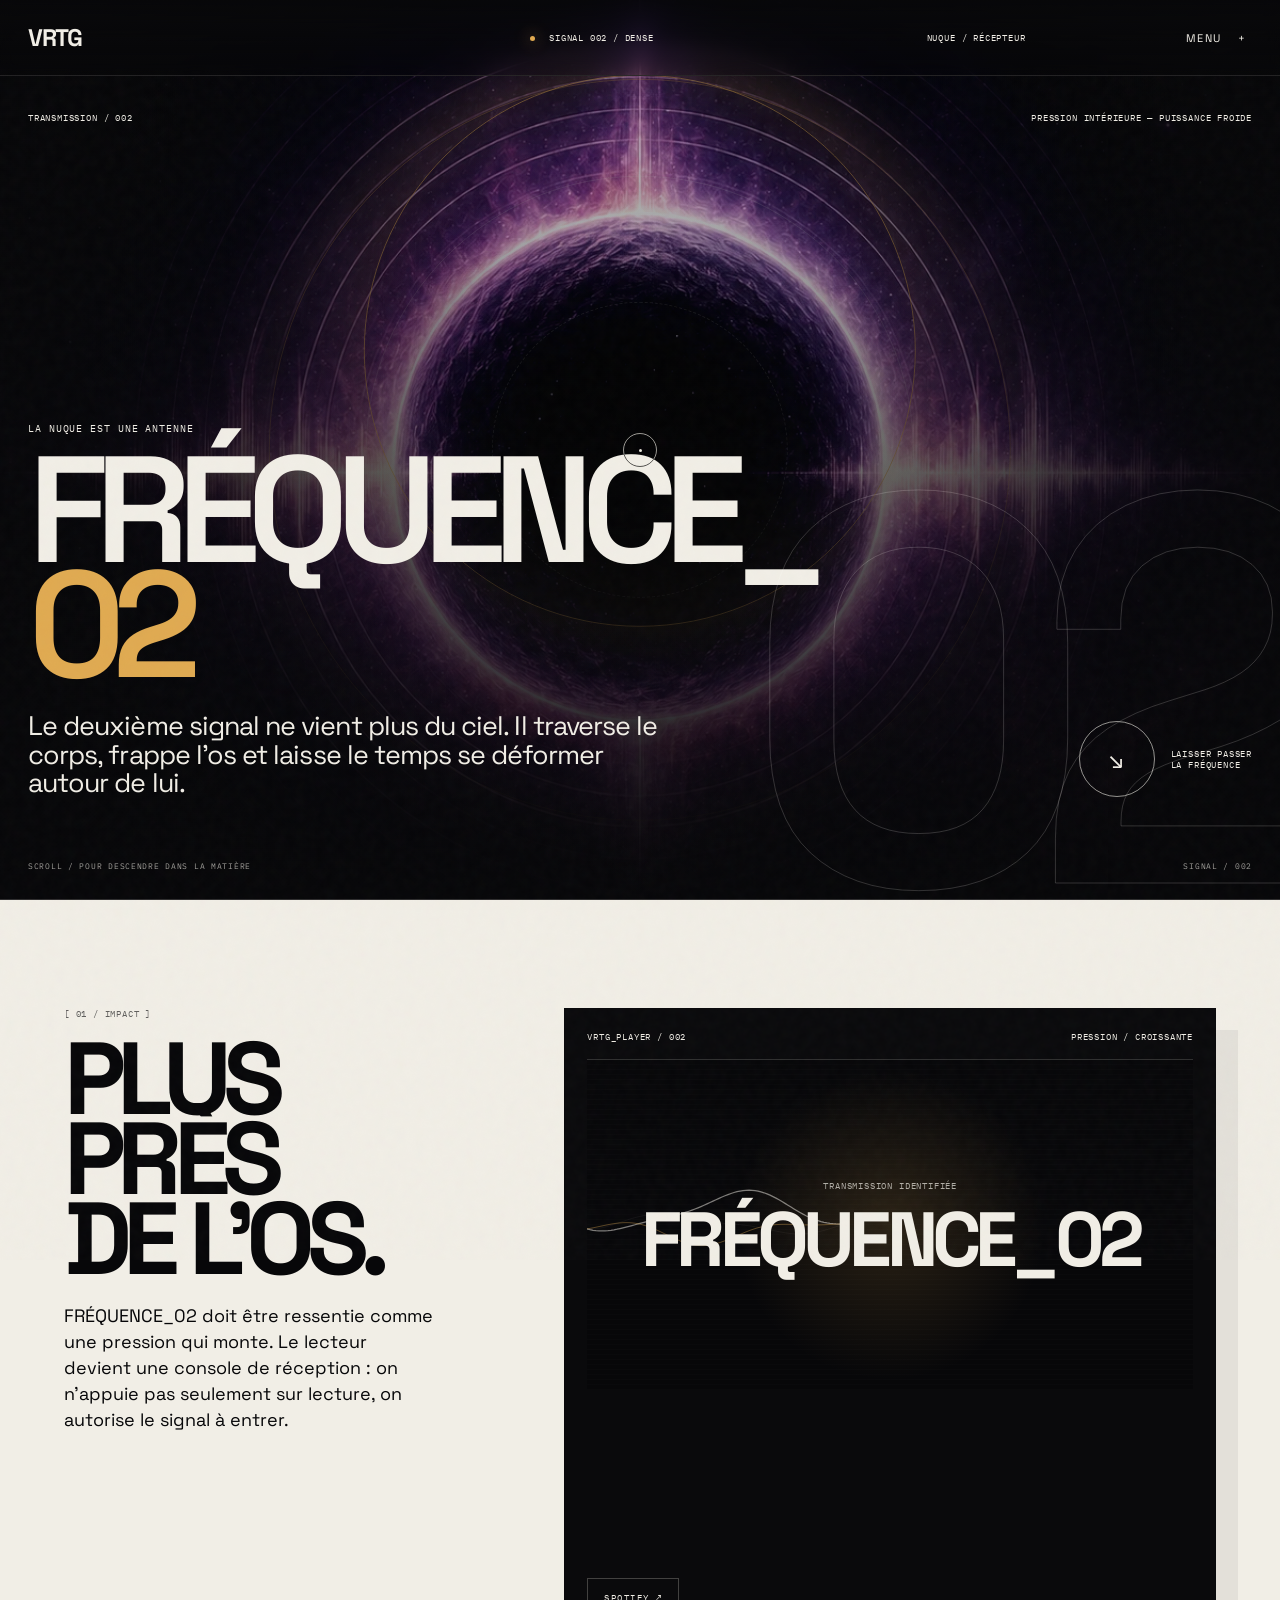
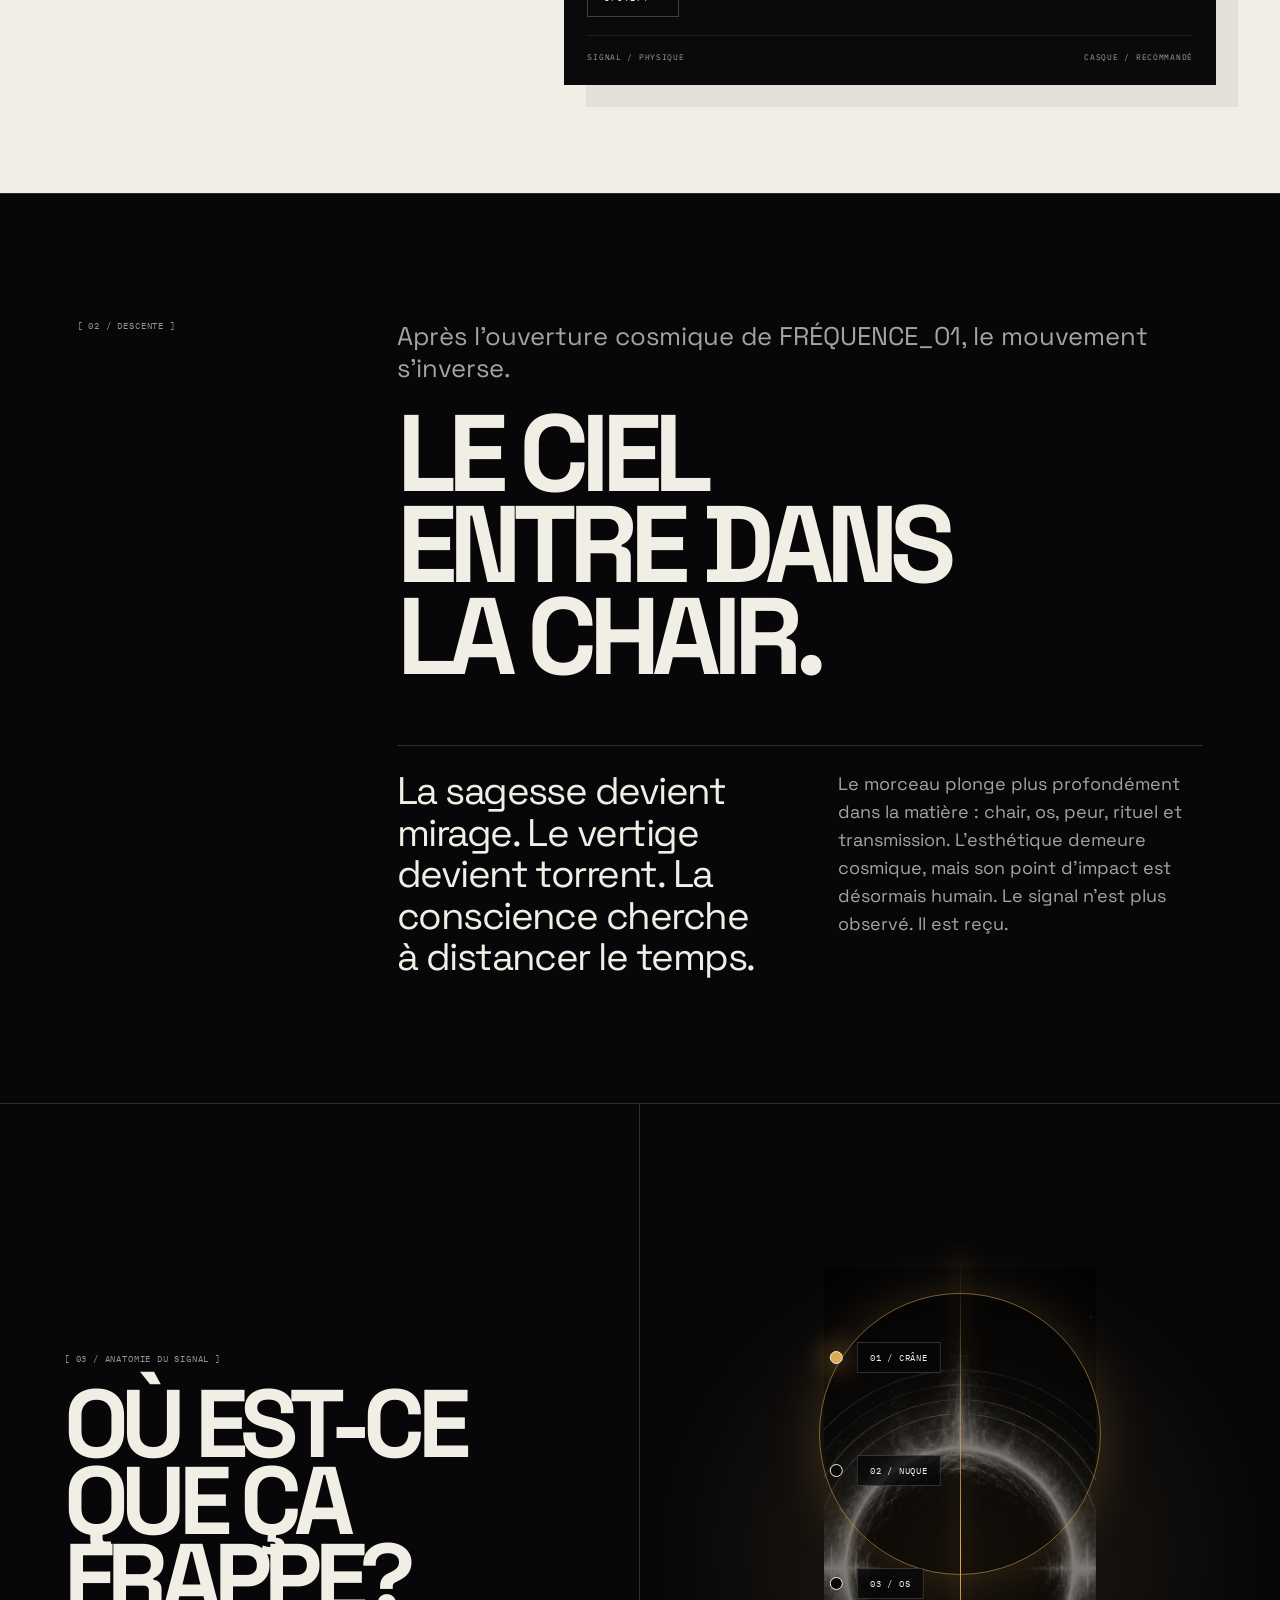
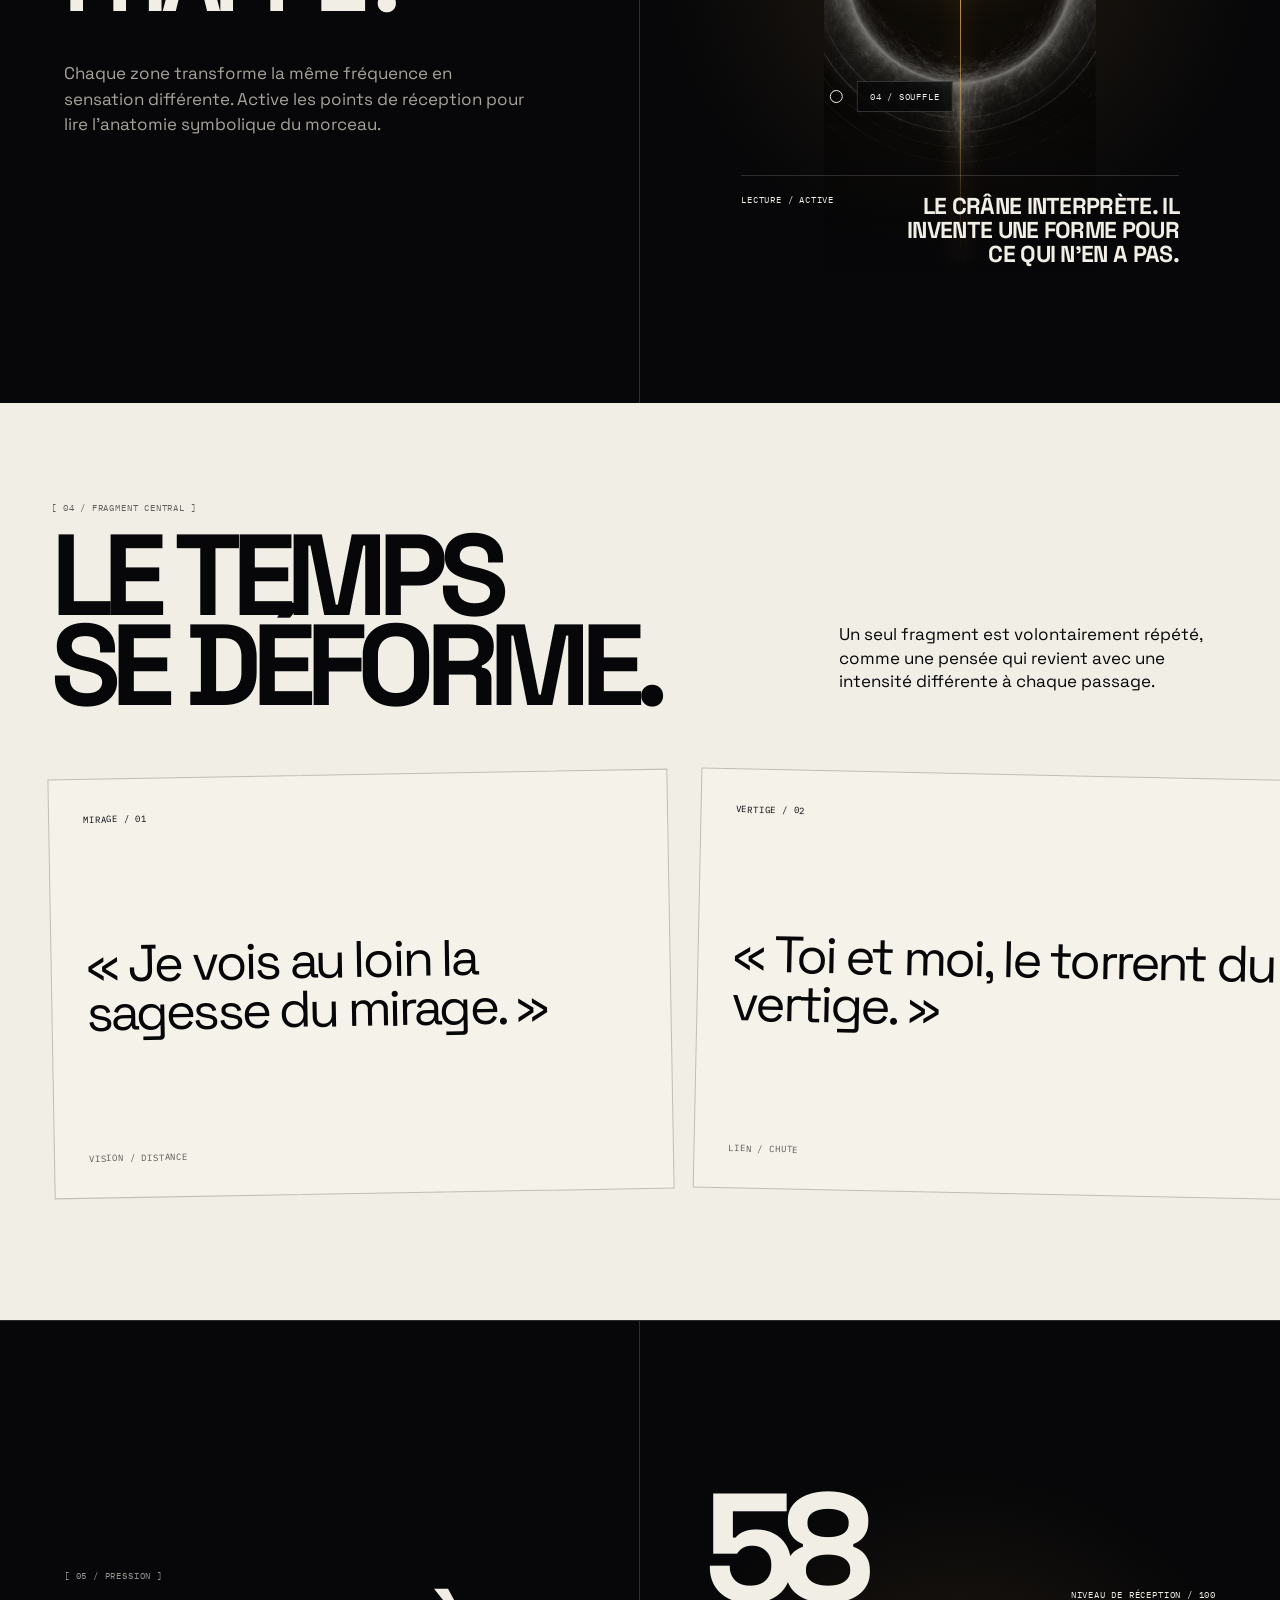
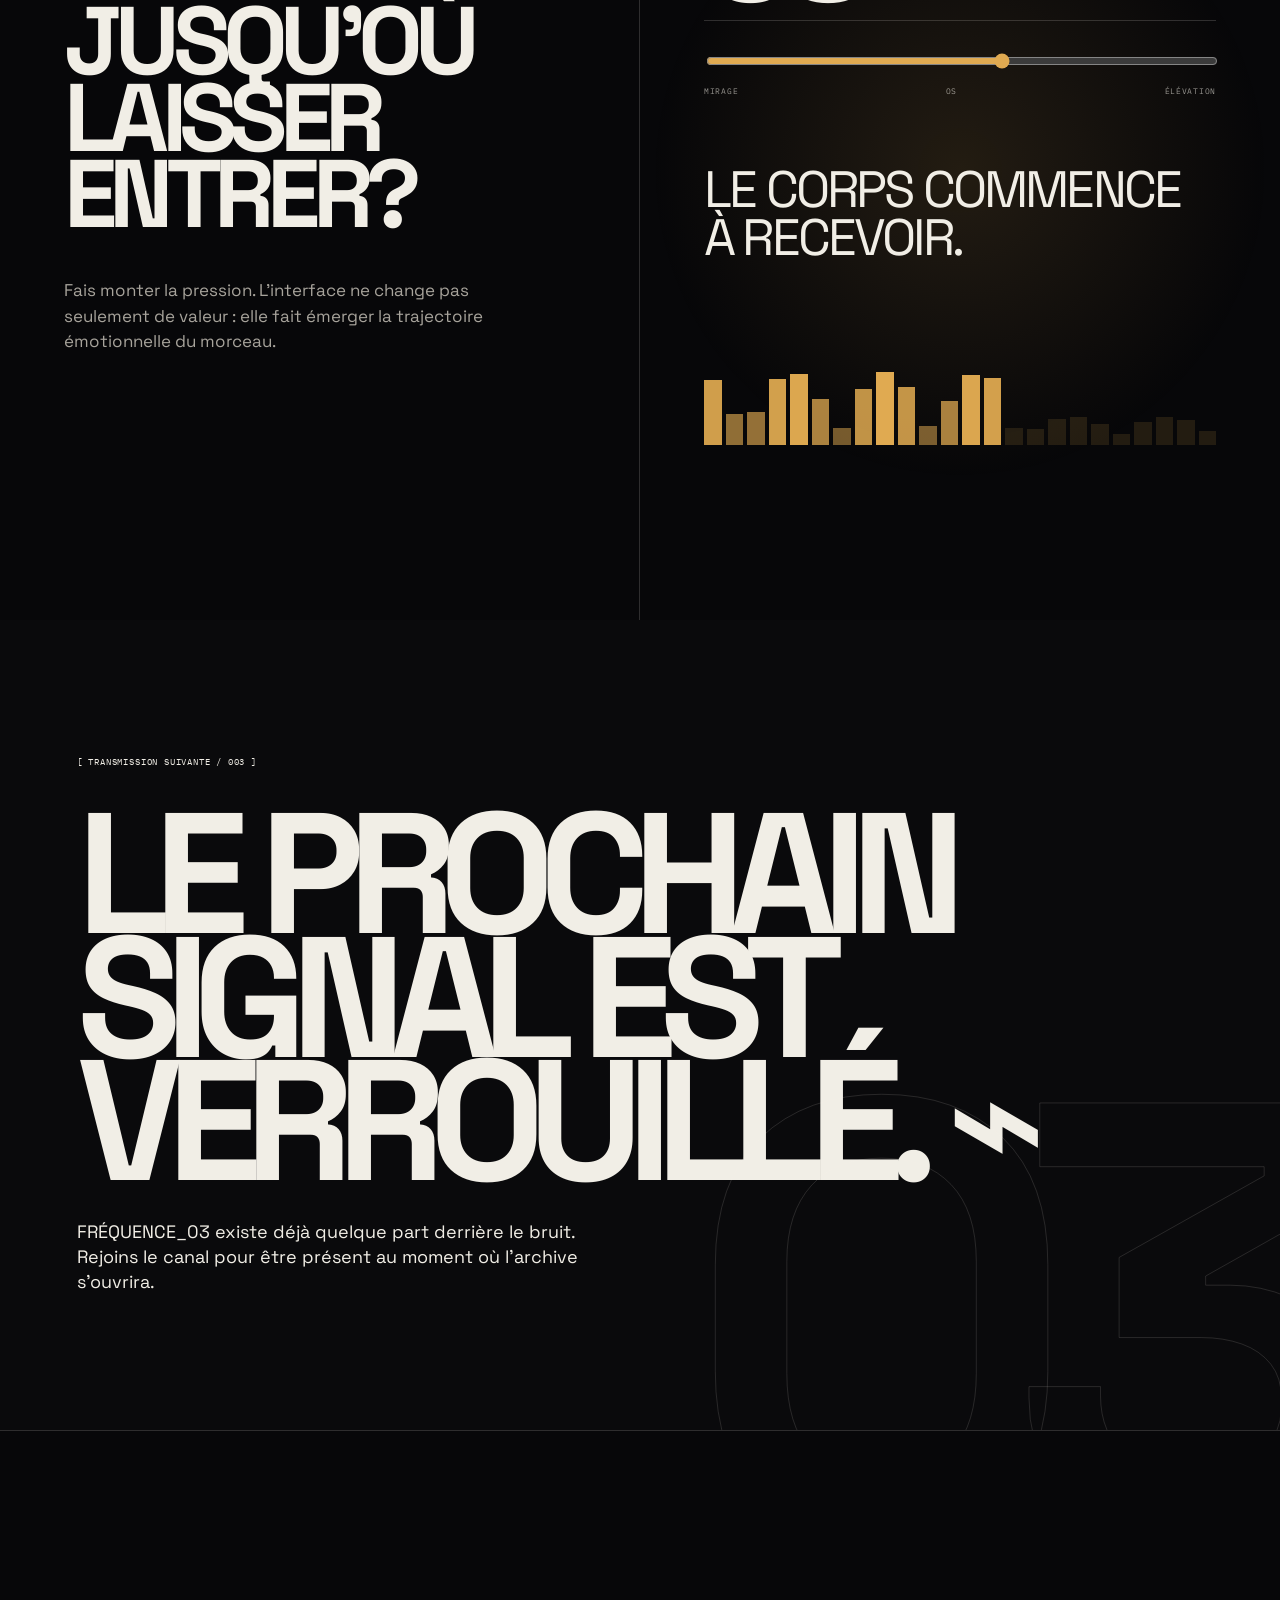
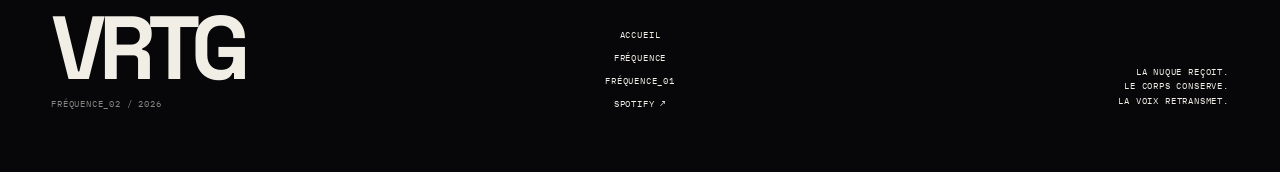
<file: frequence-02/index.html>
<!doctype html>
<html lang="fr">
<head>
  <meta charset="utf-8" />
  <meta name="viewport" content="width=device-width, initial-scale=1" />
  <meta name="theme-color" content="#070709" />
  <meta name="description" content="FRÉQUENCE_02 — Le deuxième signal de VRTG. Plus dense, plus physique, plus près de l'os." />
  <meta property="og:title" content="FRÉQUENCE_02 — VRTG" />
  <meta property="og:description" content="La nuque est une antenne. Le corps reçoit avant les mots." />
  <meta property="og:type" content="website" />
  <meta property="og:url" content="https://www.vrtgmusic.ca/frequence-02" />
  <meta property="og:image" content="https://www.vrtgmusic.ca/assets/cover-frequence-02.webp" />
  <title>FRÉQUENCE_02 — VRTG</title>
  <link rel="canonical" href="https://www.vrtgmusic.ca/frequence-02" />
  <link rel="icon" href="/favicon.svg" type="image/svg+xml" />
  <link rel="preconnect" href="https://fonts.googleapis.com" />
  <link rel="preconnect" href="https://fonts.gstatic.com" crossorigin />
  <link href="https://fonts.googleapis.com/css2?family=IBM+Plex+Mono:wght@400;500&family=Space+Grotesk:wght@400;500;600;700&display=swap" rel="stylesheet" />
  <link rel="stylesheet" href="/release.css" />
</head>
<body class="freq-02">
  <div class="boot" id="boot" aria-hidden="true">
    <div class="boot__top mono"><span>VRTG_RECEPTION</span><span>CORPS / 002</span></div>
    <div class="boot__center">
      <p class="mono">CALIBRATION DE L'ANTENNE</p>
      <div class="boot__bar"><span id="bootBar"></span></div>
      <strong id="bootCount">00</strong>
    </div>
  </div>

  <canvas id="signalCanvas" aria-hidden="true"></canvas>
  <div class="noise" aria-hidden="true"></div>
  <div class="scanline" aria-hidden="true"></div>
  <div class="cursor" id="cursor" aria-hidden="true"></div>

  <header class="topbar">
    <a class="topbar__brand magnetic" href="/" aria-label="VRTG, retour à l'accueil">VRTG</a>
    <div class="topbar__status mono"><i></i> SIGNAL 002 / DENSE</div>
    <div class="topbar__coords mono">NUQUE / RÉCEPTEUR</div>
    <button class="menu-button magnetic" id="menuButton" type="button" aria-controls="menu" aria-expanded="false">MENU <span>+</span></button>
  </header>

  <nav class="menu" id="menu" aria-hidden="true">
    <div class="menu__meta mono">ARCHITECTURE DES TRANSMISSIONS</div>
    <div class="menu__structure">
      <a class="menu__top-link" href="/" data-index="00">ACCUEIL</a>
      <div class="menu__chapter">
        <a class="menu__top-link" href="/frequence" data-index="01">FRÉQUENCE</a>
        <div class="menu__tracks" aria-label="Morceaux de Fréquence">
          <a href="/frequence/01" data-index="01.01">FRÉQUENCE_01</a>
          <a href="/frequence/02" data-index="01.02" aria-current="page">FRÉQUENCE_02</a>
          <a href="/frequence/03" data-index="01.03">FRÉQUENCE_03 <span>À VENIR</span></a>
        </div>
      </div>
    </div>
    <div class="menu__foot mono">LE CORPS SAIT AVANT LES MOTS.</div>
  </nav>

  <main>
    <section class="release-hero">
      <div class="release-hero__media" aria-hidden="true"><img src="/assets/cover-frequence-02.webp" alt="" /></div>
      <div class="signal-ring" aria-hidden="true"></div>
      <div class="release-hero__meta mono reveal"><span>TRANSMISSION / 002</span><span>PRESSION INTÉRIEURE — PUISSANCE FROIDE</span></div>
      <p class="release-hero__number" aria-hidden="true">02</p>
      <div class="release-hero__copy">
        <div class="release-hero__kicker mono reveal">LA NUQUE EST UNE ANTENNE</div>
        <h1 class="reveal">FRÉQUENCE_<em>02</em></h1>
        <p class="release-hero__line reveal">Le deuxième signal ne vient plus du ciel. Il traverse le corps, frappe l'os et laisse le temps se déformer autour de lui.</p>
      </div>
      <a class="release-hero__action magnetic" href="#ecouter">
        <span class="release-hero__disc"><b>↘</b></span>
        <span class="mono">LAISSER PASSER<br />LA FRÉQUENCE</span>
      </a>
      <div class="release-hero__footer mono"><span>SCROLL / POUR DESCENDRE DANS LA MATIÈRE</span><span>SIGNAL / 002</span></div>
    </section>

    <section class="player-section" id="ecouter">
      <div class="player-grid">
        <div class="player-intro">
          <div class="section-index mono">[ 01 / IMPACT ]</div>
          <h2>PLUS PRÈS<br />DE L'OS.</h2>
          <p>FRÉQUENCE_02 doit être ressentie comme une pression qui monte. Le lecteur devient une console de réception : on n'appuie pas seulement sur lecture, on autorise le signal à entrer.</p>
        </div>
        <div class="signal-console">
          <div class="console__head mono"><span>VRTG_PLAYER / 002</span><span>PRESSION / CROISSANTE</span></div>
          <div class="console__screen">
            <canvas class="console__wave" id="consoleWave" aria-hidden="true"></canvas>
            <div class="console__title"><span class="mono">TRANSMISSION IDENTIFIÉE</span><strong>FRÉQUENCE_02</strong></div>
          </div>
          <iframe class="console__spotify" src="https://open.spotify.com/embed/track/1C9Vg9ocyrMYbzLWoFbl8R?utm_source=generator&theme=0" height="152" allow="autoplay; clipboard-write; encrypted-media; fullscreen; picture-in-picture" loading="lazy" title="Écouter FRÉQUENCE_02 sur Spotify"></iframe>
          <div class="platforms mono"><a href="https://open.spotify.com/track/1C9Vg9ocyrMYbzLWoFbl8R" target="_blank" rel="noreferrer">SPOTIFY ↗</a></div>
          <div class="console__foot mono"><span>SIGNAL / PHYSIQUE</span><span>CASQUE / RECOMMANDÉ</span></div>
        </div>
      </div>
    </section>

    <section class="chapter">
      <div class="section-index mono">[ 02 / DESCENTE ]</div>
      <div class="chapter__content">
        <p class="chapter__overline">Après l'ouverture cosmique de FRÉQUENCE_01, le mouvement s'inverse.</p>
        <h2>LE CIEL<br />ENTRE DANS<br />LA CHAIR.</h2>
        <div class="chapter__body">
          <p>La sagesse devient mirage. Le vertige devient torrent. La conscience cherche à distancer le temps.</p>
          <p>Le morceau plonge plus profondément dans la matière : chair, os, peur, rituel et transmission. L'esthétique demeure cosmique, mais son point d'impact est désormais humain. Le signal n'est plus observé. Il est reçu.</p>
        </div>
      </div>
    </section>

    <section class="interactive" id="scanner">
      <div class="interactive__copy">
        <div class="section-index mono">[ 03 / ANATOMIE DU SIGNAL ]</div>
        <h2>OÙ EST-CE<br />QUE ÇA FRAPPE?</h2>
        <p>Chaque zone transforme la même fréquence en sensation différente. Active les points de réception pour lire l'anatomie symbolique du morceau.</p>
      </div>
      <div class="interactive__stage">
        <div class="anatomy" aria-label="Scanner interactif du corps récepteur">
          <div class="anatomy__silhouette" aria-hidden="true"></div>
          <div class="anatomy__axis" aria-hidden="true"></div>
          <div class="anatomy__ring" aria-hidden="true"></div>
          <button class="hotspot is-active" type="button" data-text="LE CRÂNE INTERPRÈTE. IL INVENTE UNE FORME POUR CE QUI N'EN A PAS."><span class="mono">01 / CRÂNE</span></button>
          <button class="hotspot" type="button" data-text="LA NUQUE REÇOIT. C'EST LA FRONTIÈRE ENTRE L'INTUITION ET LE FRISSON."><span class="mono">02 / NUQUE</span></button>
          <button class="hotspot" type="button" data-text="L'OS CONSERVE. LA FRÉQUENCE DEVIENT MÉMOIRE PHYSIQUE."><span class="mono">03 / OS</span></button>
          <button class="hotspot" type="button" data-text="LE SOUFFLE TRANSMET. CE QUI ENTRE DOIT TROUVER UNE SORTIE."><span class="mono">04 / SOUFFLE</span></button>
          <div class="anatomy__readout mono"><span>LECTURE / ACTIVE</span><strong id="anatomyText">LE CRÂNE INTERPRÈTE. IL INVENTE UNE FORME POUR CE QUI N'EN A PAS.</strong></div>
        </div>
      </div>
    </section>

    <section class="fragments">
      <div class="fragments__head">
        <div><div class="section-index mono">[ 04 / FRAGMENT CENTRAL ]</div><h2>LE TEMPS<br />SE DÉFORME.</h2></div>
        <p>Un seul fragment est volontairement répété, comme une pensée qui revient avec une intensité différente à chaque passage.</p>
      </div>
      <div class="fragment-track" aria-label="Extrait des paroles de FRÉQUENCE_02">
        <article class="fragment-card" style="--r:-1deg"><small class="mono">MIRAGE / 01</small><blockquote>« Je vois au loin la sagesse du mirage. »</blockquote><span class="mono">VISION / DISTANCE</span></article>
        <article class="fragment-card" style="--r:1.2deg"><small class="mono">VERTIGE / 02</small><blockquote>« Toi et moi, le torrent du vertige. »</blockquote><span class="mono">LIEN / CHUTE</span></article>
        <article class="fragment-card" style="--r:-.6deg"><small class="mono">ÂGE / 03</small><blockquote>« Plus je comprends, plus je prends de l'âge. »</blockquote><span class="mono">LUCIDITÉ / POIDS</span></article>
        <article class="fragment-card" style="--r:1deg"><small class="mono">TEMPS / 04</small><blockquote>« Conscience s'élève, au-delà l'espace, distance le temps. »</blockquote><span class="mono">ÉLÉVATION / RUPTURE</span></article>
        <article class="fragment-card" style="--r:-1deg"><small class="mono">MIRAGE / 01</small><blockquote>« Je vois au loin la sagesse du mirage. »</blockquote><span class="mono">VISION / DISTANCE</span></article>
        <article class="fragment-card" style="--r:1.2deg"><small class="mono">VERTIGE / 02</small><blockquote>« Toi et moi, le torrent du vertige. »</blockquote><span class="mono">LIEN / CHUTE</span></article>
        <article class="fragment-card" style="--r:-.6deg"><small class="mono">ÂGE / 03</small><blockquote>« Plus je comprends, plus je prends de l'âge. »</blockquote><span class="mono">LUCIDITÉ / POIDS</span></article>
        <article class="fragment-card" style="--r:1deg"><small class="mono">TEMPS / 04</small><blockquote>« Conscience s'élève, au-delà l'espace, distance le temps. »</blockquote><span class="mono">ÉLÉVATION / RUPTURE</span></article>
      </div>
    </section>

    <section class="interactive">
      <div class="interactive__copy">
        <div class="section-index mono">[ 05 / PRESSION ]</div>
        <h2>JUSQU'OÙ<br />LAISSER ENTRER?</h2>
        <p>Fais monter la pression. L'interface ne change pas seulement de valeur : elle fait émerger la trajectoire émotionnelle du morceau.</p>
      </div>
      <div class="interactive__stage">
        <div class="pressure-panel">
          <div class="pressure-readout"><strong id="pressureValue">58</strong><span class="mono">NIVEAU DE RÉCEPTION / 100</span></div>
          <label class="sr-only" for="pressure">Niveau de réception</label>
          <input id="pressure" type="range" min="0" max="100" value="58" />
          <div class="pressure-labels mono"><span>MIRAGE</span><span>OS</span><span>ÉLÉVATION</span></div>
          <p class="pressure-phrase" id="pressurePhrase">LE CORPS COMMENCE À RECEVOIR.</p>
          <div class="pressure-bars" aria-hidden="true">
            <i></i><i></i><i></i><i></i><i></i><i></i><i></i><i></i><i></i><i></i><i></i><i></i><i></i><i></i><i></i><i></i><i></i><i></i><i></i><i></i><i></i><i></i><i></i><i></i>
          </div>
        </div>
      </div>
    </section>

    <section class="next-signal next-signal--locked">
      <span class="next-signal__index mono">[ TRANSMISSION SUIVANTE / 003 ]</span>
      <a href="/frequence/03"><h2>LE PROCHAIN<br />SIGNAL EST<br />VERROUILLÉ. ⌁</h2></a>
      <p>FRÉQUENCE_03 existe déjà quelque part derrière le bruit. Rejoins le canal pour être présent au moment où l'archive s'ouvrira.</p>
      <div class="next-signal__giant" aria-hidden="true">03</div>
    </section>
  </main>

  <footer class="footer mono">
    <div><strong>VRTG</strong><span>FRÉQUENCE_02 / 2026</span></div>
    <div class="footer__links"><a href="/">ACCUEIL</a><a href="/frequence">FRÉQUENCE</a><a href="/frequence/01">FRÉQUENCE_01</a><a href="https://open.spotify.com/track/1C9Vg9ocyrMYbzLWoFbl8R" target="_blank" rel="noreferrer">SPOTIFY ↗</a></div>
    <div>LA NUQUE REÇOIT.<br />LE CORPS CONSERVE.<br />LA VOIX RETRANSMET.</div>
  </footer>

  <script src="/release.js"></script>
</body>
</html>
</file>
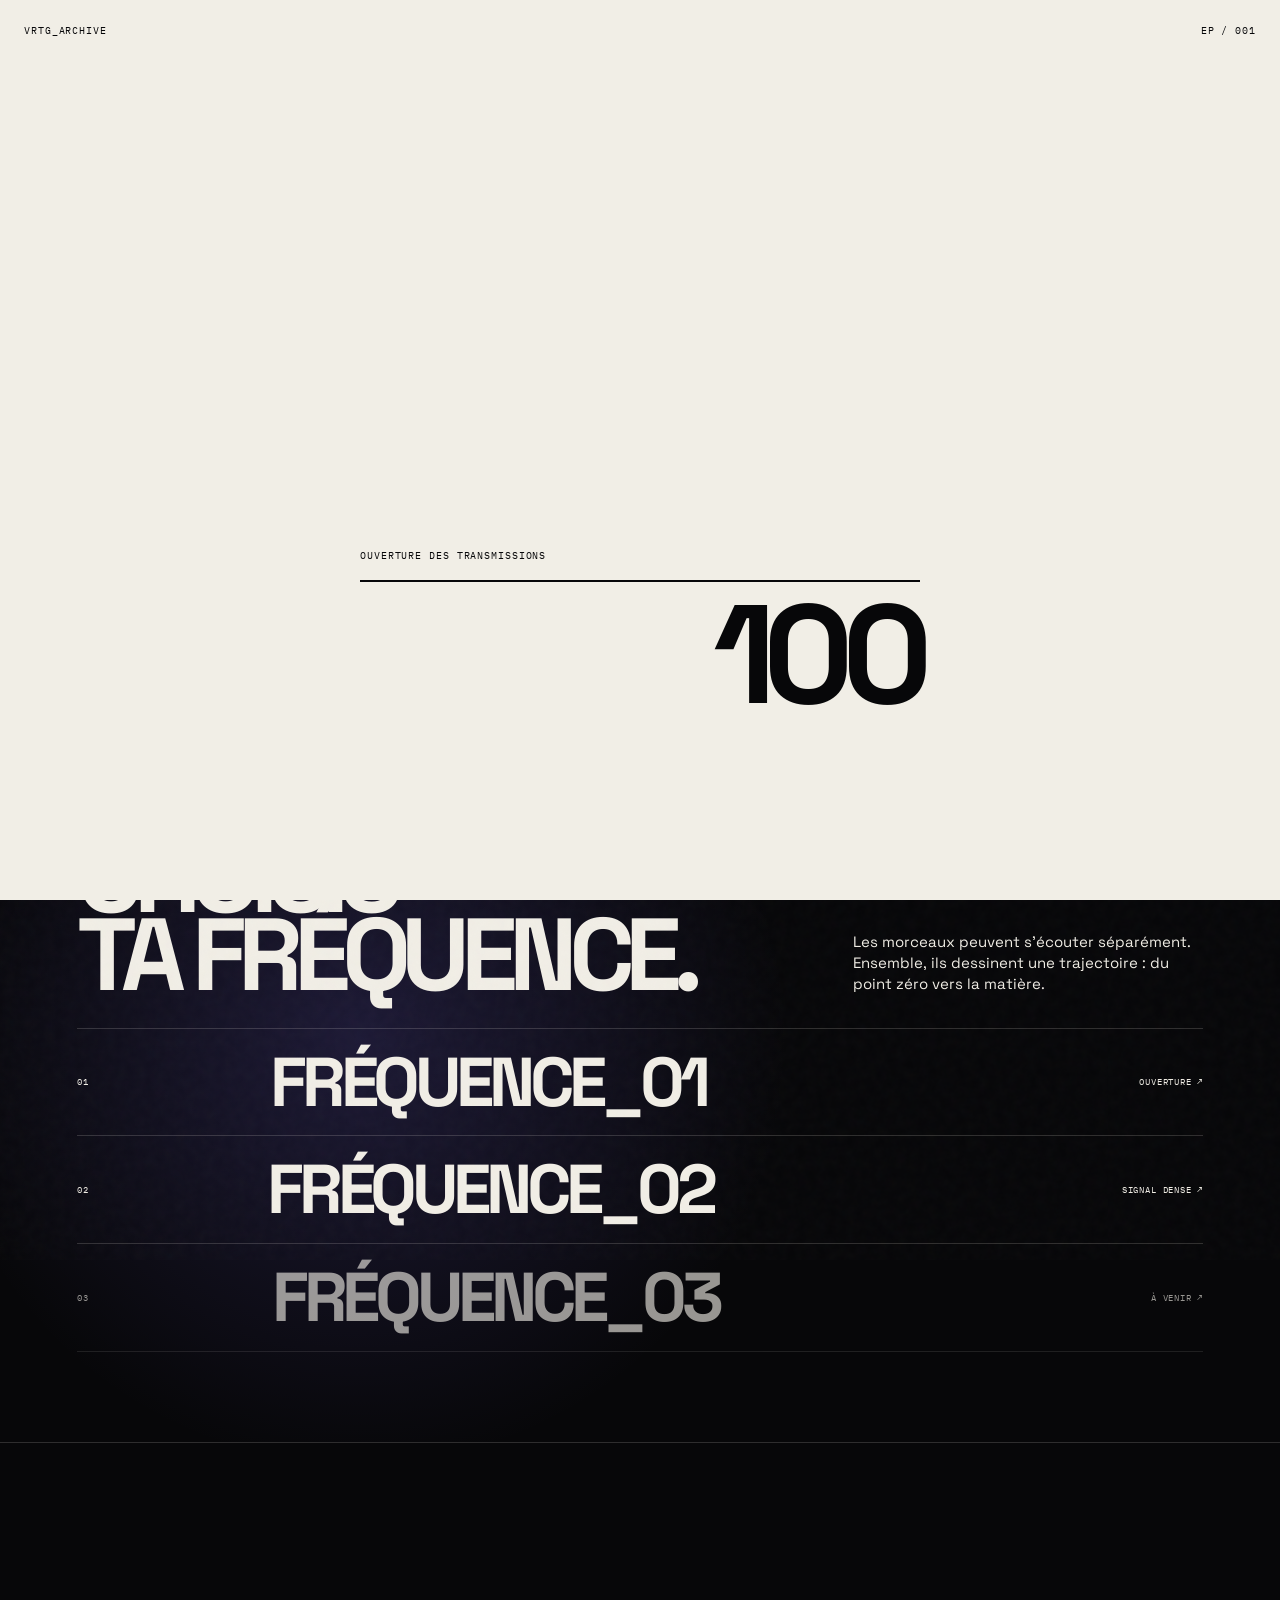
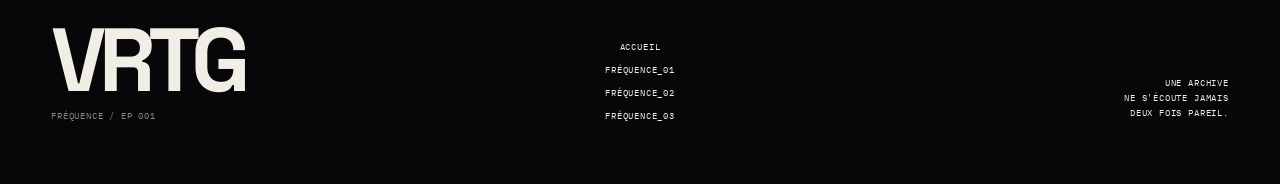
<file: frequence/index.html>
<!doctype html>
<html lang="fr">
<head>
  <meta charset="utf-8" />
  <meta name="viewport" content="width=device-width, initial-scale=1" />
  <meta name="theme-color" content="#070709" />
  <meta name="description" content="FRÉQUENCE — Le premier EP de VRTG. Trois transmissions, trois points d'entrée dans le signal." />
  <meta property="og:title" content="FRÉQUENCE — VRTG" />
  <meta property="og:description" content="Les transmissions du premier EP de VRTG." />
  <meta property="og:type" content="website" />
  <meta property="og:url" content="https://www.vrtgmusic.ca/frequence" />
  <meta property="og:image" content="https://www.vrtgmusic.ca/assets/hero-vrtg.webp" />
  <title>FRÉQUENCE — VRTG</title>
  <link rel="canonical" href="https://www.vrtgmusic.ca/frequence" />
  <link rel="icon" href="/favicon.svg" type="image/svg+xml" />
  <link rel="preconnect" href="https://fonts.googleapis.com" />
  <link rel="preconnect" href="https://fonts.gstatic.com" crossorigin />
  <link href="https://fonts.googleapis.com/css2?family=IBM+Plex+Mono:wght@400;500&family=Space+Grotesk:wght@400;500;600;700&display=swap" rel="stylesheet" />
  <link rel="stylesheet" href="/release.css" />
</head>
<body class="freq-index">
  <div class="boot" id="boot" aria-hidden="true">
    <div class="boot__top mono"><span>VRTG_ARCHIVE</span><span>EP / 001</span></div>
    <div class="boot__center"><p class="mono">OUVERTURE DES TRANSMISSIONS</p><div class="boot__bar"><span id="bootBar"></span></div><strong id="bootCount">00</strong></div>
  </div>

  <canvas id="signalCanvas" aria-hidden="true"></canvas>
  <div class="noise" aria-hidden="true"></div>
  <div class="scanline" aria-hidden="true"></div>
  <div class="cursor" id="cursor" aria-hidden="true"></div>

  <header class="topbar">
    <a class="topbar__brand magnetic" href="/" aria-label="VRTG, retour à l'accueil">VRTG</a>
    <div class="topbar__status mono"><i></i> EP 001 / ACTIF</div>
    <div class="topbar__coords mono">ARCHIVE / FRÉQUENCE</div>
    <button class="menu-button magnetic" id="menuButton" type="button" aria-controls="menu" aria-expanded="false">MENU <span>+</span></button>
  </header>

  <nav class="menu" id="menu" aria-hidden="true">
    <div class="menu__meta mono">ARCHITECTURE DES TRANSMISSIONS</div>
    <div class="menu__structure">
      <a class="menu__top-link" href="/" data-index="00">ACCUEIL</a>
      <div class="menu__chapter">
        <a class="menu__top-link" href="/frequence" data-index="01" aria-current="page">FRÉQUENCE</a>
        <div class="menu__tracks" aria-label="Morceaux de Fréquence">
          <a href="/frequence/01" data-index="01.01">FRÉQUENCE_01</a>
          <a href="/frequence/02" data-index="01.02">FRÉQUENCE_02</a>
          <a href="/frequence/03" data-index="01.03">FRÉQUENCE_03 <span>À VENIR</span></a>
        </div>
      </div>
    </div>
    <div class="menu__foot mono">CHAQUE EP OUVRE SES PROPRES TRANSMISSIONS.</div>
  </nav>

  <main class="frequency-index">
    <section class="frequency-index__hero">
      <span class="frequency-index__eyebrow mono">[ EP 001 / ARCHIVES DISPONIBLES ]</span>
      <h1>FRÉQUENCE</h1>
      <p class="frequency-index__lede">Un premier ensemble de transmissions où le ciel entre dans le corps. Chaque morceau est une porte distincte vers le même signal.</p>
      <a class="frequency-index__action magnetic mono" href="#morceaux"><b>↘</b> OUVRIR LES TRANSMISSIONS</a>
    </section>

    <section class="frequency-index__tracks" id="morceaux">
      <div class="frequency-index__tracks-head">
        <div><span class="section-index mono">[ MORCEAUX / EP 001 ]</span><h2>CHOISIS<br />TA FRÉQUENCE.</h2></div>
        <p>Les morceaux peuvent s'écouter séparément. Ensemble, ils dessinent une trajectoire : du point zéro vers la matière.</p>
      </div>
      <div class="track-list">
        <a href="/frequence/01"><span class="track-list__number mono">01</span><h3>FRÉQUENCE_01</h3><span class="track-list__status mono">OUVERTURE ↗</span></a>
        <a href="/frequence/02"><span class="track-list__number mono">02</span><h3>FRÉQUENCE_02</h3><span class="track-list__status mono">SIGNAL DENSE ↗</span></a>
        <a class="is-locked" href="/frequence/03"><span class="track-list__number mono">03</span><h3>FRÉQUENCE_03</h3><span class="track-list__status mono">À VENIR ↗</span></a>
      </div>
    </section>
  </main>

  <footer class="footer mono">
    <div><strong>VRTG</strong><span>FRÉQUENCE / EP 001</span></div>
    <div class="footer__links"><a href="/">ACCUEIL</a><a href="/frequence/01">FRÉQUENCE_01</a><a href="/frequence/02">FRÉQUENCE_02</a><a href="/frequence/03">FRÉQUENCE_03</a></div>
    <div>UNE ARCHIVE<br />NE S'ÉCOUTE JAMAIS<br />DEUX FOIS PAREIL.</div>
  </footer>

  <script src="/release.js"></script>
</body>
</html>
</file>
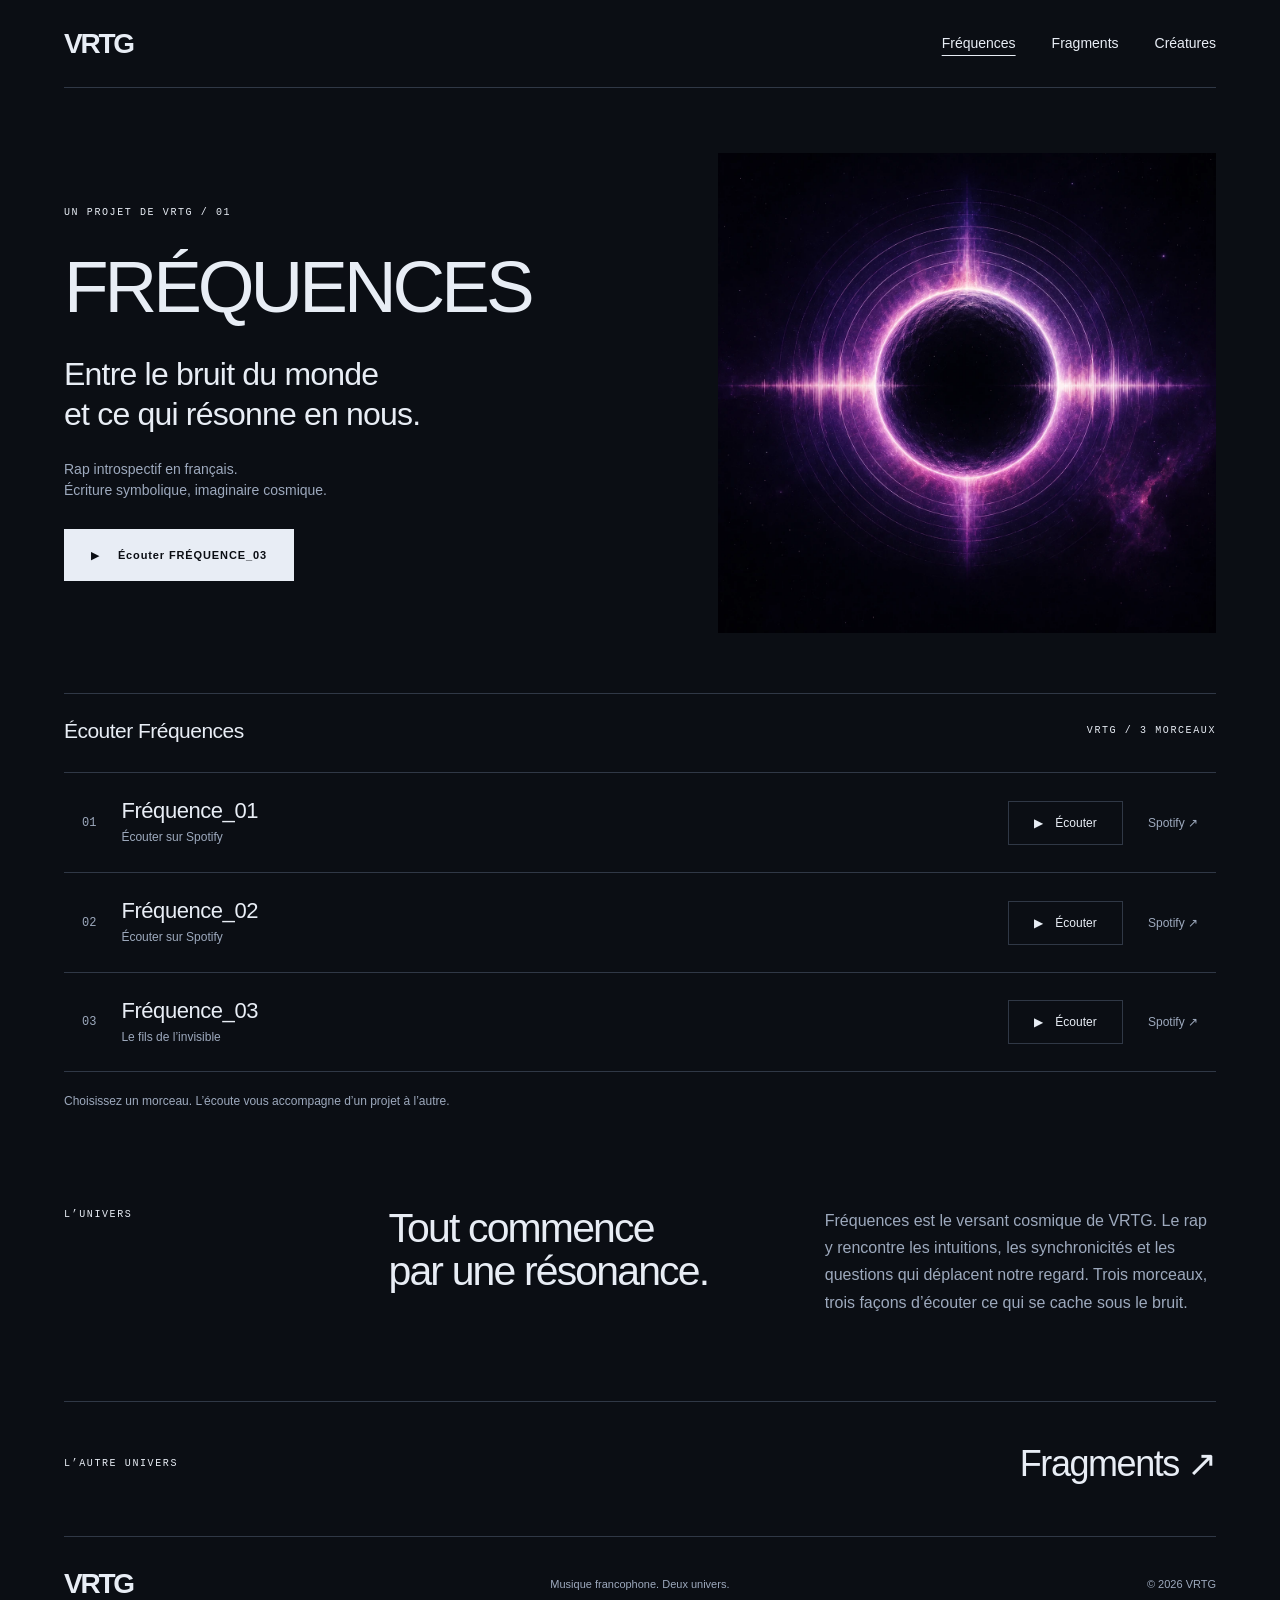
<file: frequences/index.html>
<!doctype html>
<html lang="fr"><head><meta charset="utf-8"><meta name="viewport" content="width=device-width, initial-scale=1"><meta name="theme-color" content="#101116"><title>Fréquences — VRTG | Écouter les morceaux</title><meta name="description" content="Écoutez Fréquence_01, Fréquence_02 et Fréquence_03, les morceaux du projet Fréquences de VRTG. Rap introspectif francophone et imaginaire cosmique."><link rel="canonical" href="https://www.vrtgmusic.ca/frequences"><meta property="og:type" content="website"><meta property="og:locale" content="fr_CA"><meta property="og:site_name" content="VRTG"><meta property="og:title" content="Fréquences — VRTG | Écouter les morceaux"><meta property="og:description" content="Écoutez Fréquence_01, Fréquence_02 et Fréquence_03, les morceaux du projet Fréquences de VRTG. Rap introspectif francophone et imaginaire cosmique."><meta property="og:url" content="https://www.vrtgmusic.ca/frequences"><meta property="og:image" content="https://www.vrtgmusic.ca/assets/cover-frequence-02.webp"><meta property="og:image:alt" content="Fréquences — VRTG | Écouter les morceaux"><meta name="twitter:card" content="summary_large_image"><meta name="twitter:title" content="Fréquences — VRTG | Écouter les morceaux"><meta name="twitter:description" content="Écoutez Fréquence_01, Fréquence_02 et Fréquence_03, les morceaux du projet Fréquences de VRTG. Rap introspectif francophone et imaginaire cosmique."><meta name="twitter:image" content="https://www.vrtgmusic.ca/assets/cover-frequence-02.webp"><link rel="icon" href="/favicon.svg" type="image/svg+xml"><link rel="stylesheet" href="/site.css"><script type="application/ld+json">{"@context": "https://schema.org", "@graph": [{"@type": "MusicGroup", "@id": "https://www.vrtgmusic.ca/#artist", "name": "VRTG", "url": "https://www.vrtgmusic.ca/", "description": "VRTG est un projet musical francophone entre rap introspectif, musique alternative et écriture symbolique.", "genre": ["Rap introspectif", "Musique alternative"], "sameAs": ["https://www.tiktok.com/@vrtgmusic"]}, {"@type": "MusicAlbum", "@id": "https://www.vrtgmusic.ca/frequences#album", "name": "Fréquences", "url": "https://www.vrtgmusic.ca/frequences", "byArtist": {"@id": "https://www.vrtgmusic.ca/#artist"}, "description": "Un projet musical francophone de VRTG, entre rap introspectif et imaginaire cosmique.", "image": "https://www.vrtgmusic.ca/assets/cover-frequence-02.webp", "track": [{"@id": "https://www.vrtgmusic.ca/frequences#frequence-01"}, {"@id": "https://www.vrtgmusic.ca/frequences#frequence-02"}, {"@id": "https://www.vrtgmusic.ca/frequences#frequence-03"}]}, {"@type": "MusicRecording", "@id": "https://www.vrtgmusic.ca/frequences#frequence-01", "name": "Fréquence_01", "url": "https://www.vrtgmusic.ca/frequences#frequence-01", "byArtist": {"@id": "https://www.vrtgmusic.ca/#artist"}, "inAlbum": {"@id": "https://www.vrtgmusic.ca/frequences#album"}, "inLanguage": "fr", "sameAs": "https://open.spotify.com/album/1WjyWQR7PkzstSkkiZlshC"}, {"@type": "MusicRecording", "@id": "https://www.vrtgmusic.ca/frequences#frequence-02", "name": "Fréquence_02", "url": "https://www.vrtgmusic.ca/frequences#frequence-02", "byArtist": {"@id": "https://www.vrtgmusic.ca/#artist"}, "inAlbum": {"@id": "https://www.vrtgmusic.ca/frequences#album"}, "inLanguage": "fr", "sameAs": "https://open.spotify.com/track/1C9Vg9ocyrMYbzLWoFbl8R"}, {"@type": "MusicRecording", "@id": "https://www.vrtgmusic.ca/frequences#frequence-03", "name": "Fréquence_03", "url": "https://www.vrtgmusic.ca/frequences#frequence-03", "byArtist": {"@id": "https://www.vrtgmusic.ca/#artist"}, "inAlbum": {"@id": "https://www.vrtgmusic.ca/frequences#album"}, "inLanguage": "fr", "sameAs": "https://open.spotify.com/intl-fr/track/3CiCthMius0Oq8x8jmidZF?si=2b8c0f25f6514370", "duration": "PT145.656S", "audio": {"@type": "AudioObject", "contentUrl": "https://www.vrtgmusic.ca/assets/audio/frequence-03.mp3", "encodingFormat": "audio/mpeg", "duration": "PT145.656S"}}]}</script><script src="/site.js" defer></script></head>
<body class="frequences"><a class="skip-link" href="#main">Aller au contenu</a><header class="header"><a class="brand" href="/" aria-label="VRTG — accueil">VRTG</a><nav aria-label="Navigation principale"><a href="/frequences" aria-current="page">Fréquences</a><a href="/fragments">Fragments</a><a href="/creatures">Créatures</a></nav></header><main id="main" tabindex="-1"><section class="project-hero"><div class="project-intro"><p class="eyebrow">UN PROJET DE VRTG / 01</p><h1>FRÉQUENCES</h1><p class="lead">Entre le bruit du monde<br>et ce qui résonne en nous.</p><p class="intro-detail">Rap introspectif en français.<br>Écriture symbolique, imaginaire cosmique.</p><button type="button" class="button" data-audio-track="frequence-03" aria-label="Écouter Fréquence_03" aria-controls="fragment-audio" aria-pressed="false"><span aria-hidden="true" data-fragment-icon>▶</span> <span><span data-fragment-label>Écouter</span> FRÉQUENCE_03</span></button></div><img class="project-art" src="/assets/cover-frequence-02.webp" alt="Pochette de Fréquence_02 : un astre entouré d’un cercle lumineux violet" width="1254" height="1254" fetchpriority="high"></section>
<section class="track-section" id="ecouter" aria-labelledby="tracks-title"><div class="section-heading"><h2 id="tracks-title">Écouter Fréquences</h2><span class="eyebrow">VRTG / 3 MORCEAUX</span></div><ol class="tracklist"><li id="frequence-01" data-track-row="frequence-01"><span class="track-number">01</span><div class="track-info"><h3>Fréquence_01</h3><p>Écouter sur Spotify</p></div><a class="track-play" href="https://open.spotify.com/album/1WjyWQR7PkzstSkkiZlshC" data-play="frequence-01" target="_blank" rel="noopener noreferrer"><span aria-hidden="true">▶</span> <span data-play-label>Écouter</span></a><a class="track-platform" href="https://open.spotify.com/album/1WjyWQR7PkzstSkkiZlshC" target="_blank" rel="noopener noreferrer" data-platform="spotify" data-track="01">Spotify ↗</a></li><li id="frequence-02" data-track-row="frequence-02"><span class="track-number">02</span><div class="track-info"><h3>Fréquence_02</h3><p>Écouter sur Spotify</p></div><a class="track-play" href="https://open.spotify.com/track/1C9Vg9ocyrMYbzLWoFbl8R" data-play="frequence-02" target="_blank" rel="noopener noreferrer"><span aria-hidden="true">▶</span> <span data-play-label>Écouter</span></a><a class="track-platform" href="https://open.spotify.com/track/1C9Vg9ocyrMYbzLWoFbl8R" target="_blank" rel="noopener noreferrer" data-platform="spotify" data-track="02">Spotify ↗</a></li><li id="frequence-03" data-track-row="frequence-03"><span class="track-number">03</span><div class="track-info"><h3>Fréquence_03</h3><p>Le fils de l’invisible</p></div><button type="button" class="track-play fragment-play" data-audio-track="frequence-03" aria-label="Écouter Fréquence_03" aria-controls="fragment-audio" aria-pressed="false"><span aria-hidden="true" data-fragment-icon>▶</span><span data-fragment-label>Écouter</span></button><a class="track-platform" href="https://open.spotify.com/intl-fr/track/3CiCthMius0Oq8x8jmidZF?si=2b8c0f25f6514370" target="_blank" rel="noopener noreferrer" data-platform="spotify" data-track="03">Spotify ↗</a><noscript><audio controls controlslist="nodownload" disableremoteplayback preload="none" src="/assets/audio/frequence-03.mp3" aria-label="Écouter Fréquence_03"></audio></noscript></li></ol><p class="section-note">Choisissez un morceau. L’écoute vous accompagne d’un projet à l’autre.</p></section><section class="project-story"><p class="eyebrow">L’UNIVERS</p><h2>Tout commence<br>par une résonance.</h2><p>Fréquences est le versant cosmique de VRTG. Le rap y rencontre les intuitions, les synchronicités et les questions qui déplacent notre regard. Trois morceaux, trois façons d’écouter ce qui se cache sous le bruit.</p></section><a class="next-project" href="/fragments"><span class="eyebrow">L’AUTRE UNIVERS</span><span>Fragments ↗</span></a></main><footer class="footer"><a class="brand" href="/">VRTG</a><span>Musique francophone. Deux univers.</span><span>© 2026 VRTG</span></footer><aside class="platform-player" aria-label="Lecteur Spotify" hidden><div class="platform-player-head"><span id="player-title">Écouter VRTG</span><button id="close-player" class="round" aria-label="Fermer le lecteur Spotify">×</button></div><iframe id="spotify-player" title="Écouter VRTG sur Spotify" width="100%" height="152" allow="autoplay; clipboard-write; encrypted-media; fullscreen; picture-in-picture" referrerpolicy="strict-origin-when-cross-origin"></iframe><p>Lecture proposée par Spotify. <a id="player-external" href="https://open.spotify.com/track/1C9Vg9ocyrMYbzLWoFbl8R" target="_blank" rel="noopener noreferrer" data-platform="spotify">Ouvrir dans Spotify ↗</a></p></aside>
<aside class="mini-player" id="fragment-player" aria-label="Lecteur Fragments" hidden>
<img id="fragment-art" alt="" width="48" height="48">
<div class="player-title"><span class="eyebrow">VRTG · FRAGMENTS</span><strong id="fragment-title">Fragment_01</strong></div>
<button class="round" id="fragment-previous" type="button" aria-label="Fragment précédent">‹</button>
<button class="round primary" id="fragment-toggle" type="button" aria-label="Mettre en pause">Ⅱ</button>
<button class="round" id="fragment-next" type="button" aria-label="Fragment suivant">›</button>
<div class="seek"><span id="fragment-elapsed">0:00</span><input id="fragment-seek" type="range" min="0" max="100" value="0" step="0.1" aria-label="Position de lecture" disabled><span id="fragment-duration">0:00</span></div>
<button class="round" id="close-fragment-player" type="button" aria-label="Fermer le lecteur Fragments et arrêter la lecture">×</button>
<audio id="fragment-audio" preload="none" controlslist="nodownload" disableremoteplayback></audio>
<p id="fragment-status" class="sr-only" role="status"></p></aside><div class="sr-only" id="navigation-status" role="status"></div></body></html>
</file>
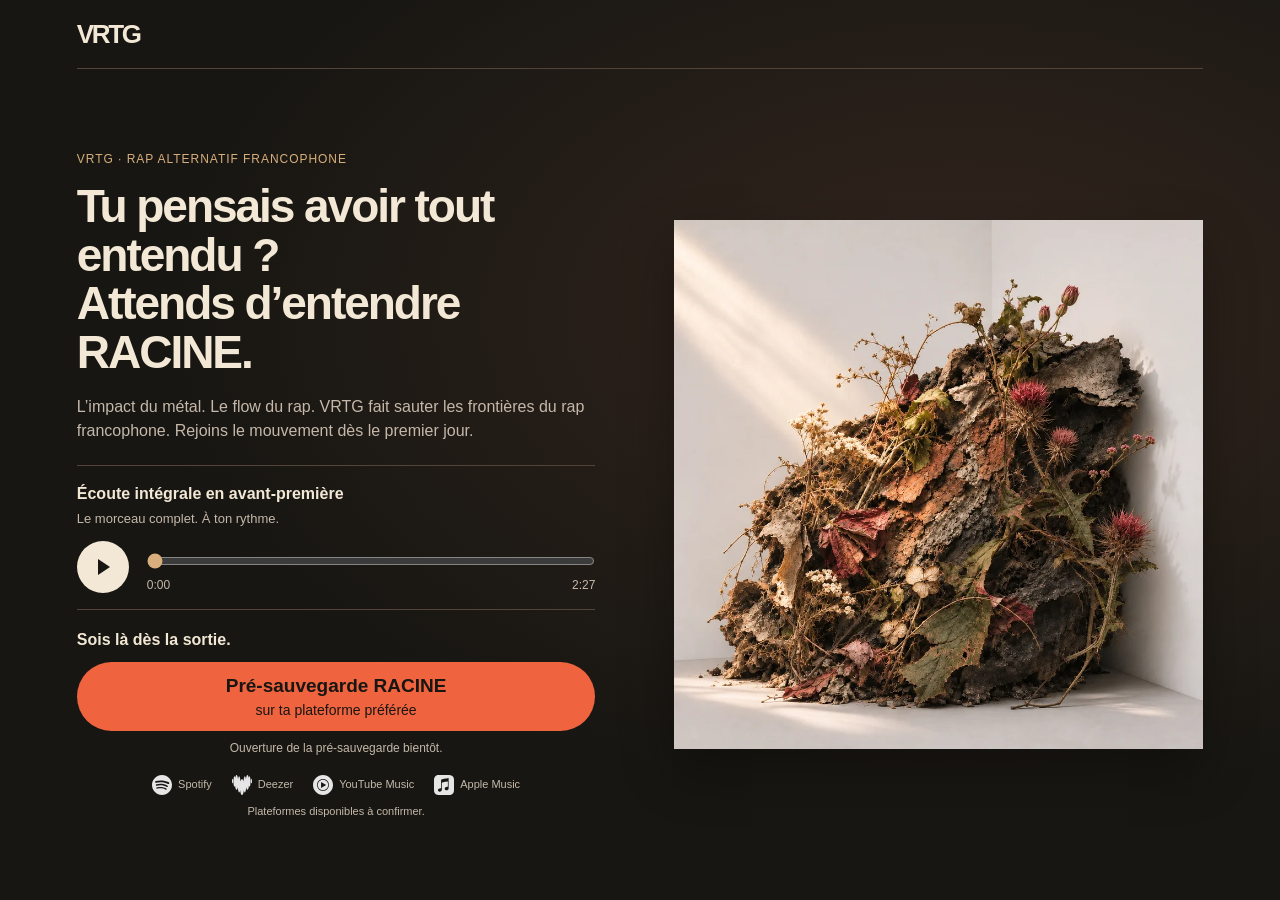
<file: racine/index.html>
<!doctype html>
<html lang="fr-CA">
<head>
  <meta charset="utf-8">
  <script>
    window.dataLayer = window.dataLayer || [];
    window.dataLayer.push({'gtm.start': Date.now(), event: 'gtm.js'});
  </script>
  <script async src="https://www.googletagmanager.com/gtm.js?id=GTM-P9FQ5WV2"></script>
  <meta name="viewport" content="width=device-width,initial-scale=1">
  <meta name="theme-color" content="#171612">
  <title>RACINE — Écoute en avant-première · VRTG</title>
  <meta name="description" content="L’impact du métal. Le flow du rap. VRTG fait sauter les frontières du rap francophone. Rejoins le mouvement dès le premier jour.">
  <link rel="canonical" href="https://www.vrtgmusic.ca/racine">
  <meta property="og:type" content="music.song">
  <meta property="og:title" content="RACINE — VRTG">
  <meta property="og:description" content="Tu pensais avoir tout entendu ? Attends d’entendre RACINE.">
  <meta property="og:url" content="https://www.vrtgmusic.ca/racine">
  <meta property="og:image" content="https://www.vrtgmusic.ca/racine/pochette-960.webp">
  <meta name="twitter:card" content="summary_large_image">
  <link rel="icon" href="/favicon.svg">
  <link rel="stylesheet" href="/racine/page.css">
  <script type="module" src="/racine/page.mjs"></script>
</head>
<body>
  <a class="skip" href="#main">Aller au contenu</a>
  <header><a class="brand" href="/" aria-label="VRTG, accueil">VRTG</a></header>
  <main id="main" class="spread" aria-labelledby="title">
    <div class="intro">
      <p class="identity">VRTG · Rap alternatif francophone</p>
      <h1 id="title" class="campaign-title">Tu pensais avoir tout entendu&nbsp;?<br>Attends d’entendre RACINE.</h1>
      <p class="hook campaign-copy">L’impact du métal. Le flow du rap. VRTG fait sauter les frontières du rap francophone. Rejoins le mouvement dès le premier jour.</p>
    </div>
    <figure class="artwork"><img src="/racine/pochette-960.webp" srcset="/racine/pochette-480.webp 480w, /racine/pochette-960.webp 960w" sizes="(min-width: 800px) 42vw, 200px" width="960" height="960" fetchpriority="high" alt="Pochette de RACINE : une masse organique sombre et des fleurs roses et rouges dans une pièce blanche lumineuse."></figure>
    <div class="actions">
      <section class="listening" aria-labelledby="listen-title">
        <h2 id="listen-title">Écoute intégrale en avant-première</h2>
        <p id="audio-status" class="status" role="status">L’écoute intégrale sera bientôt disponible ici.</p>
        <div class="player" hidden>
          <button class="play" type="button" aria-label="Écouter RACINE en intégralité" aria-describedby="audio-status"><span aria-hidden="true" class="play-icon"></span></button>
          <div class="timeline">
            <label class="sr-only" for="audio-progress">Position dans RACINE</label>
            <input id="audio-progress" type="range" min="0" max="100" step="0.1" value="0" disabled aria-valuetext="Durée en cours de chargement">
            <div class="times"><span id="elapsed">0:00</span><span id="duration">—:—</span></div>
          </div>
        </div>
        <div id="native-player"></div>
      </section>
      
      <div class="presave" id="presave">
        <p id="replay-invitation" class="invitation" role="status">Sois là dès la sortie.</p>
        <div id="action"><button class="cta" type="button" disabled aria-describedby="presave-help"><span>Pré-sauvegarde RACINE</span><span class="cta-subtitle">sur ta plateforme préférée</span></button></div>
        <p id="presave-help" class="help">Ouverture de la pré-sauvegarde bientôt.</p>
        <ul id="platforms" class="platforms" aria-label="Plateformes, disponibilité à confirmer">
          <li data-platform="spotify"><img src="/racine/logos/spotify.svg" alt="" width="24" height="24"><span>Spotify</span></li>
          <li data-platform="deezer"><img src="/racine/logos/deezer.svg" alt="" width="24" height="24"><span>Deezer</span></li>
          <li data-platform="youtube-music"><img src="/racine/logos/youtubemusic.svg" alt="" width="24" height="24"><span>YouTube Music</span></li>
          <li data-platform="apple-music"><img src="/racine/logos/applemusic.svg" alt="" width="24" height="24"><span>Apple Music</span></li>
        </ul>
        <p id="platform-status" class="platform-status">Plateformes disponibles à confirmer.</p>
      </div>
    </div>
  </main>
</body>
</html>
</file>
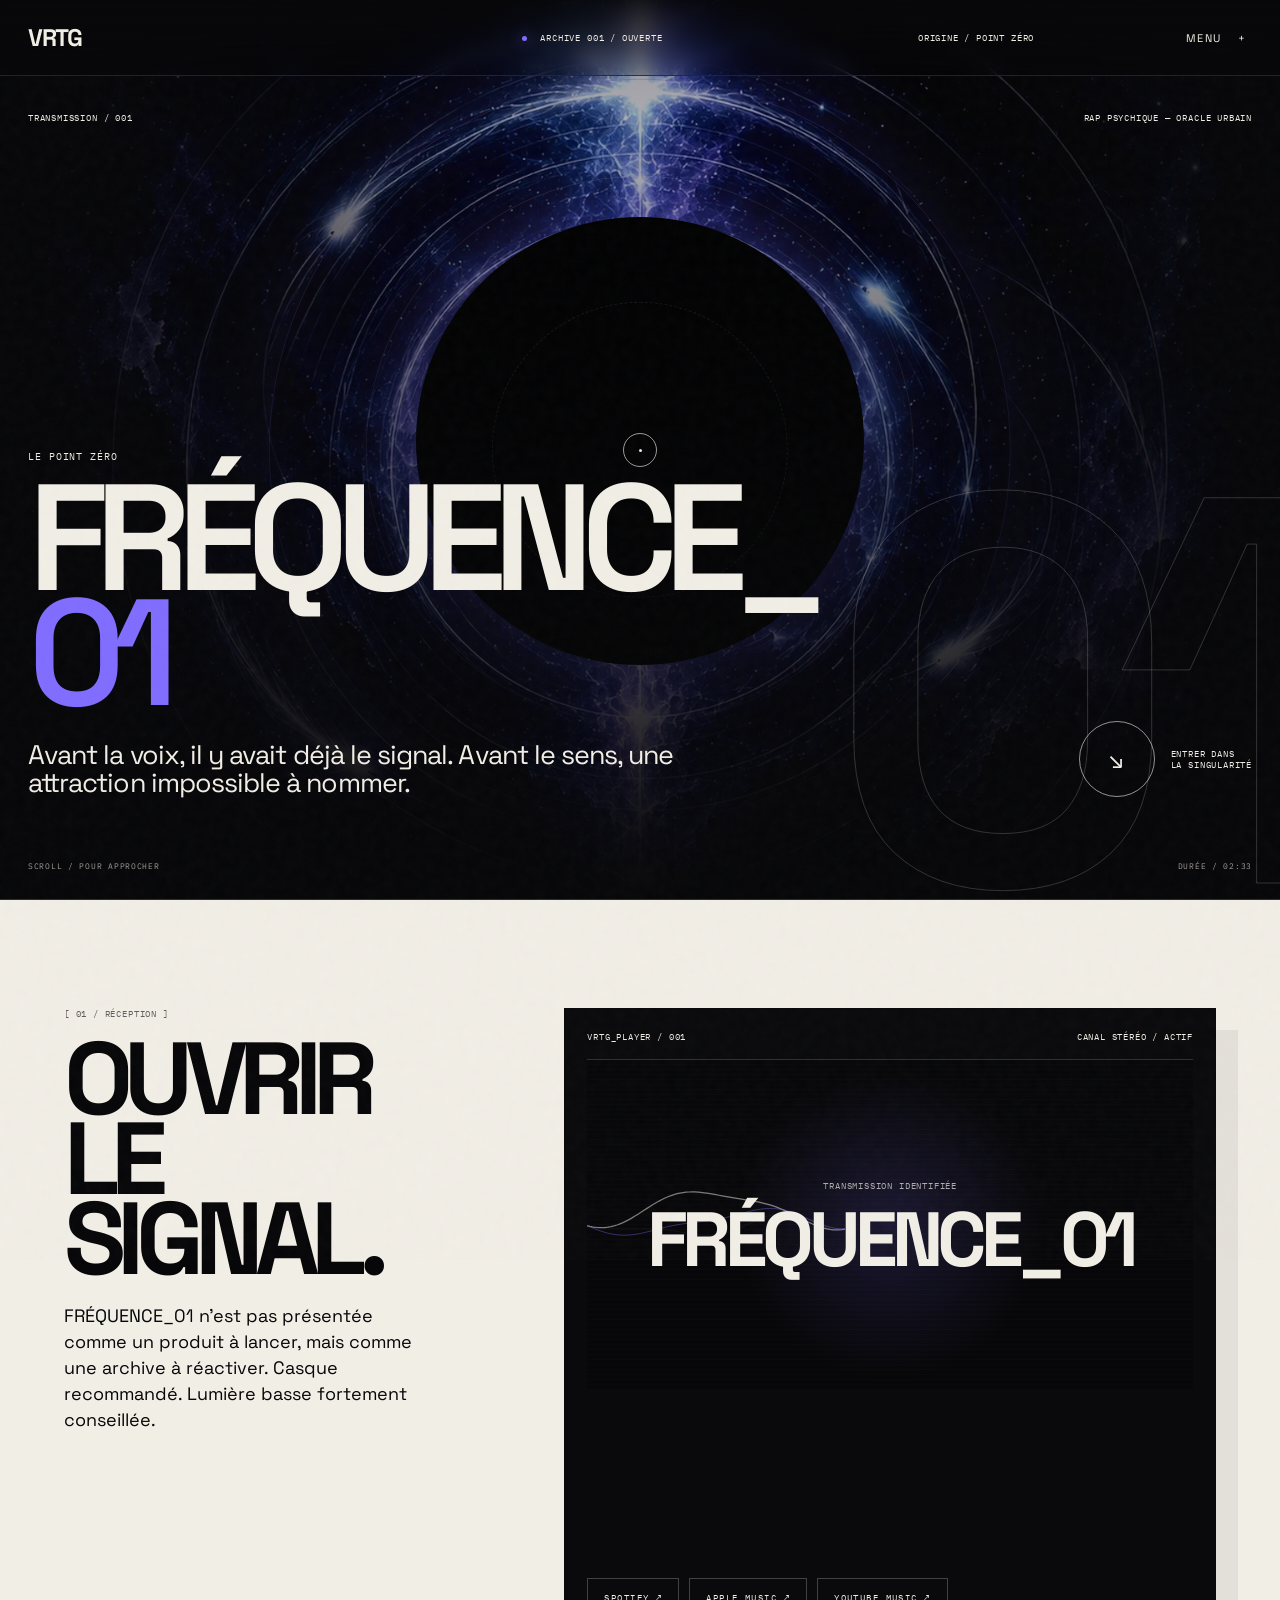
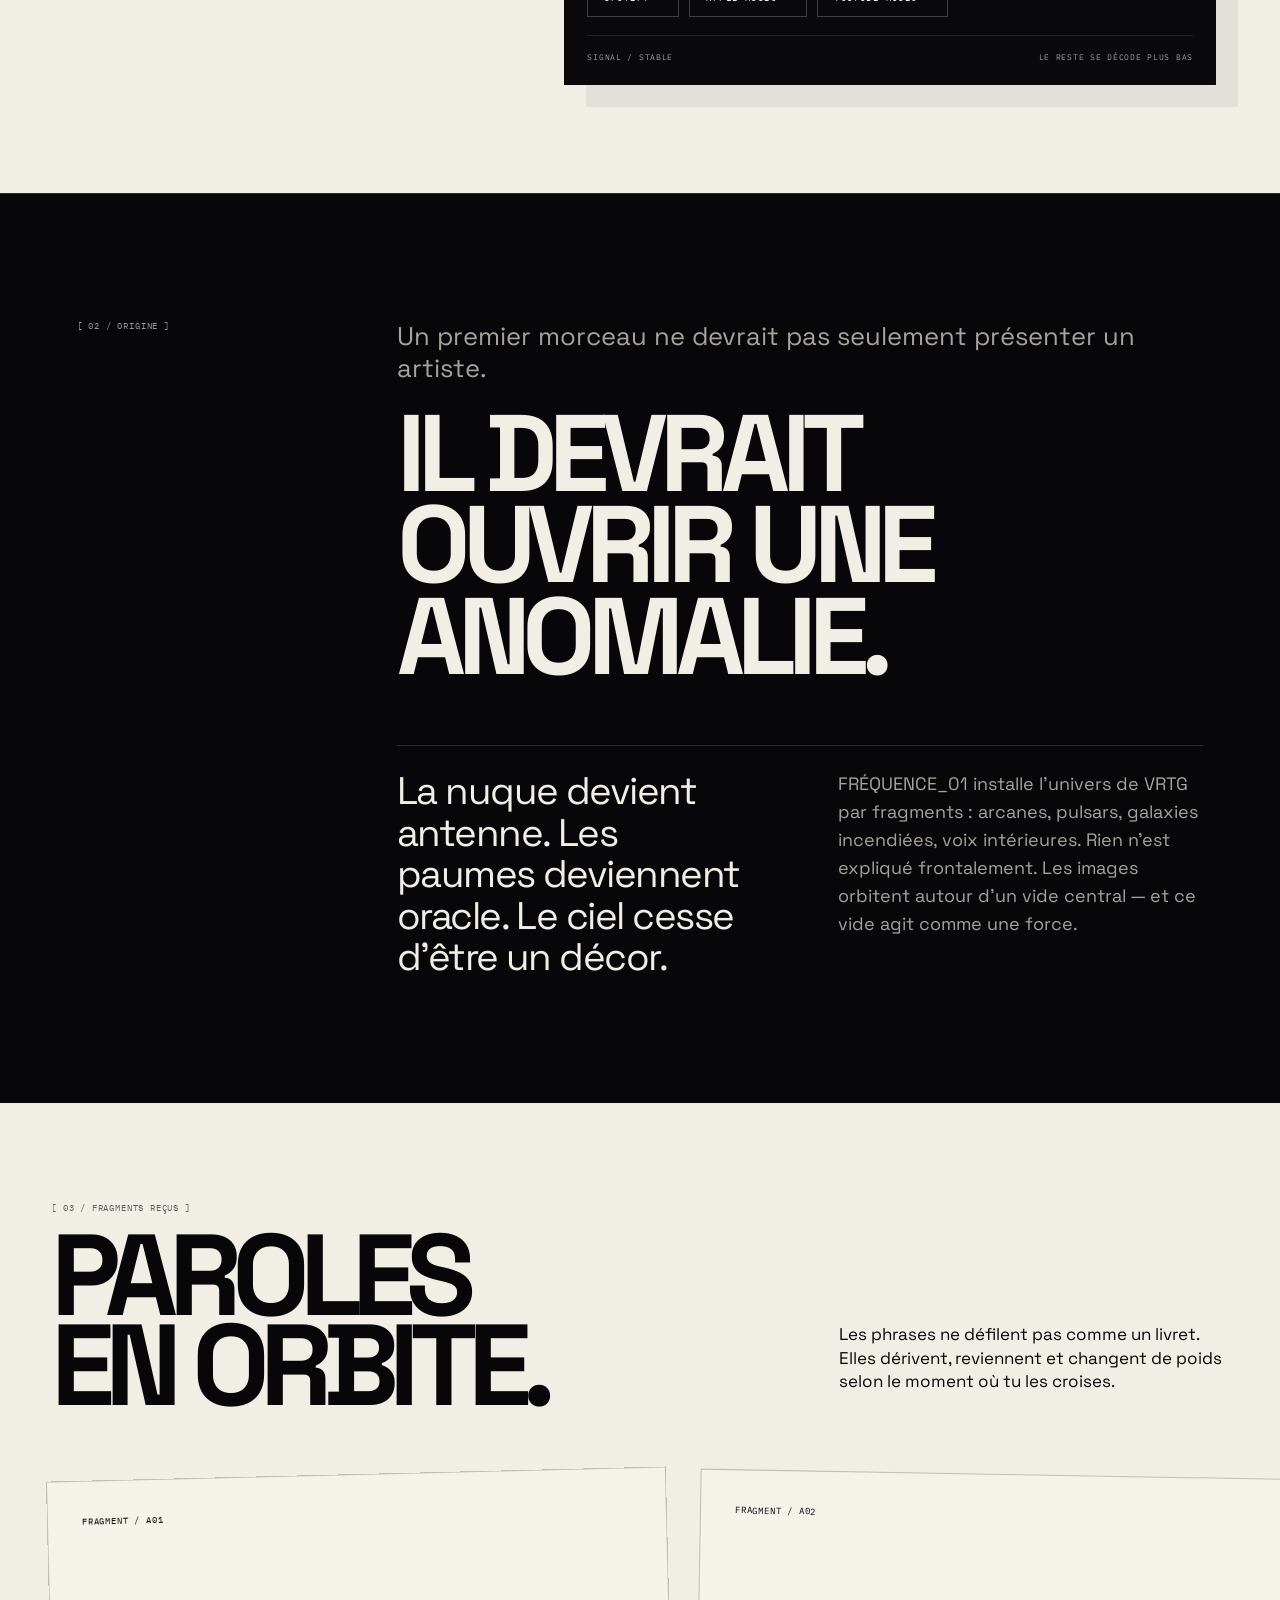
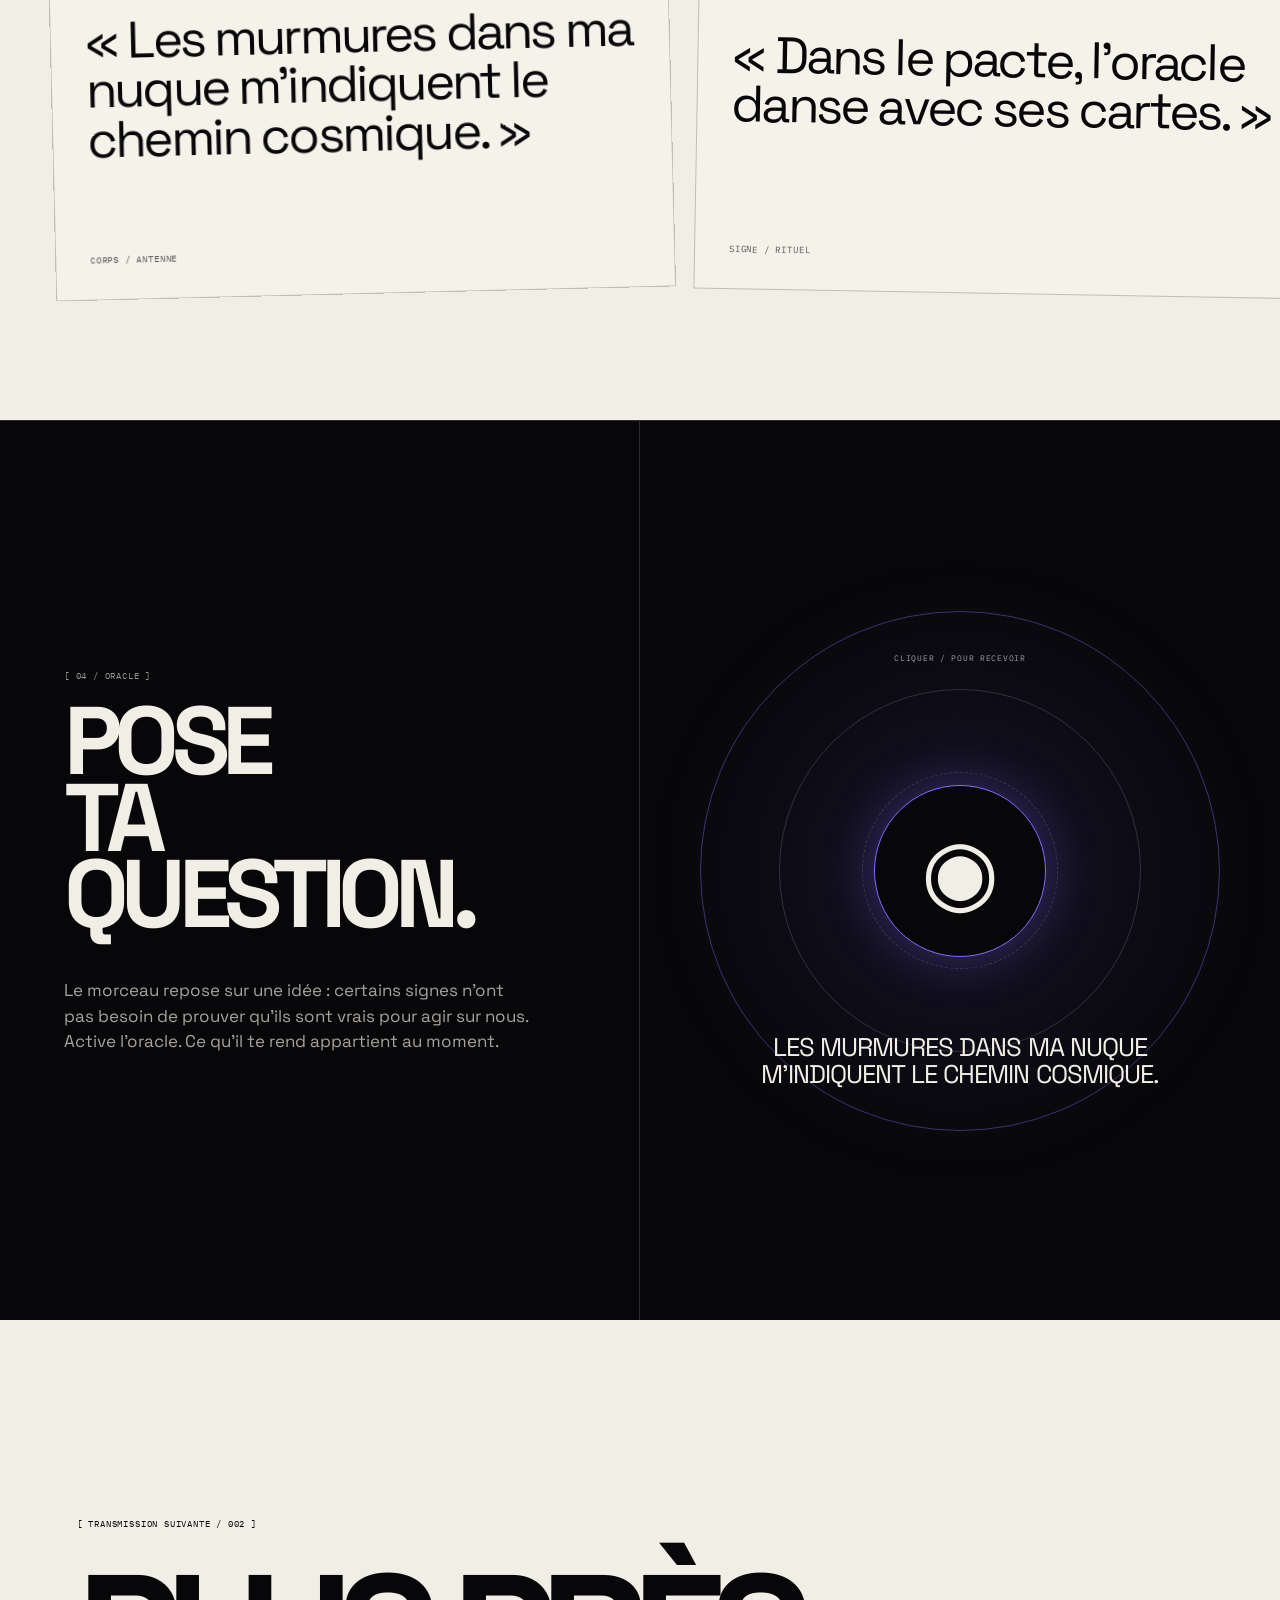
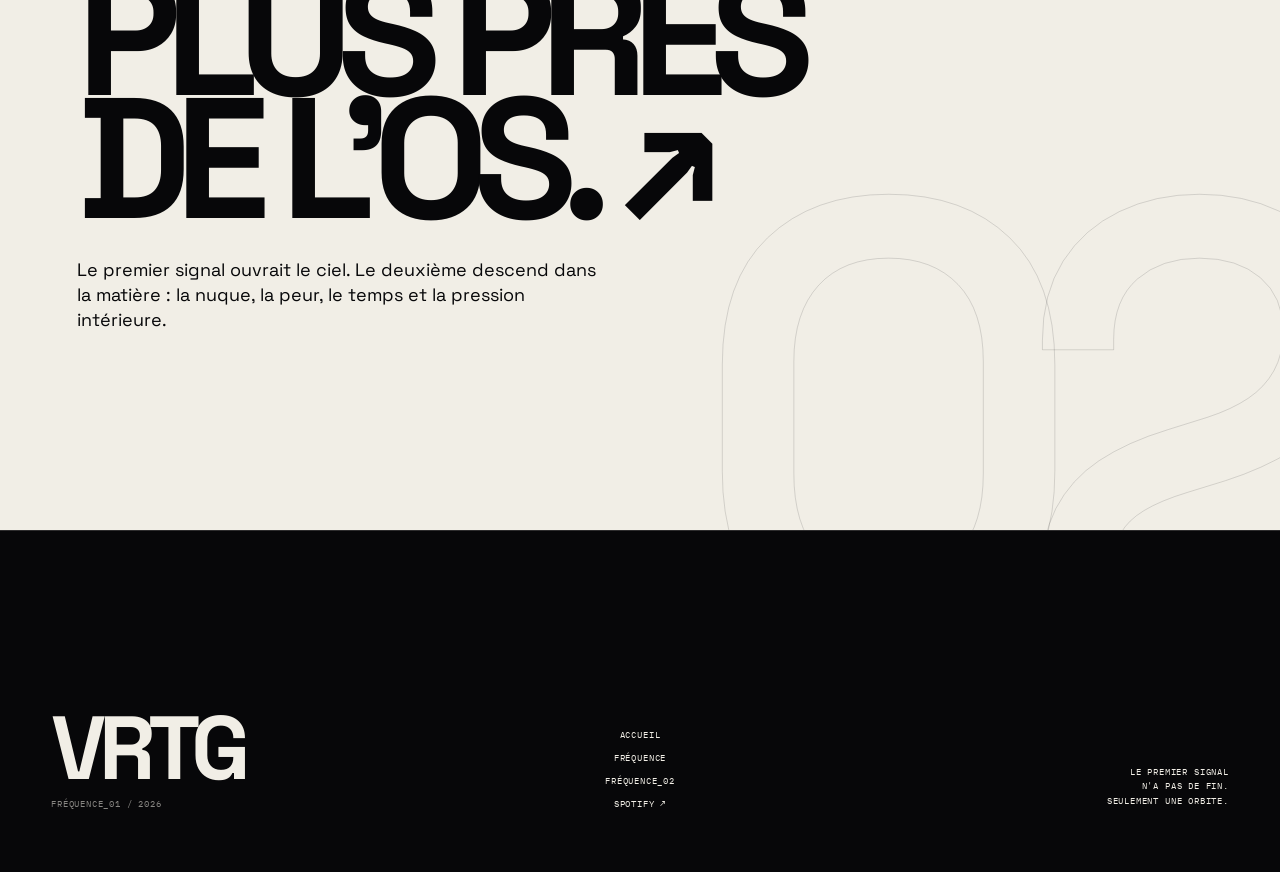
<file: frequence/01/index.html>
<!doctype html>
<html lang="fr">
<head>
  <meta charset="utf-8" />
  <meta name="viewport" content="width=device-width, initial-scale=1" />
  <meta name="theme-color" content="#070709" />
  <meta name="description" content="FRÉQUENCE_01 — Le premier signal de VRTG. Rap psychique, oracle urbain et cosmologie intérieure." />
  <meta property="og:title" content="FRÉQUENCE_01 — VRTG" />
  <meta property="og:description" content="Le point zéro. Le premier signal VRTG." />
  <meta property="og:type" content="website" />
  <meta property="og:url" content="https://www.vrtgmusic.ca/frequence/01" />
  <meta property="og:image" content="https://www.vrtgmusic.ca/assets/cover-frequence-01.webp" />
  <title>FRÉQUENCE_01 — VRTG</title>
  <link rel="canonical" href="https://www.vrtgmusic.ca/frequence/01" />
  <link rel="icon" href="/favicon.svg" type="image/svg+xml" />
  <link rel="preconnect" href="https://fonts.googleapis.com" />
  <link rel="preconnect" href="https://fonts.gstatic.com" crossorigin />
  <link href="https://fonts.googleapis.com/css2?family=IBM+Plex+Mono:wght@400;500&family=Space+Grotesk:wght@400;500;600;700&display=swap" rel="stylesheet" />
  <link rel="stylesheet" href="/release.css" />
</head>
<body class="freq-01">
  <div class="boot" id="boot" aria-hidden="true">
    <div class="boot__top mono"><span>VRTG_ARCHIVE</span><span>POINT ZÉRO / 001</span></div>
    <div class="boot__center">
      <p class="mono">OUVERTURE DE LA SINGULARITÉ</p>
      <div class="boot__bar"><span id="bootBar"></span></div>
      <strong id="bootCount">00</strong>
    </div>
  </div>

  <canvas id="signalCanvas" aria-hidden="true"></canvas>
  <div class="noise" aria-hidden="true"></div>
  <div class="scanline" aria-hidden="true"></div>
  <div class="cursor" id="cursor" aria-hidden="true"></div>

  <header class="topbar">
    <a class="topbar__brand magnetic" href="/" aria-label="VRTG, retour à l'accueil">VRTG</a>
    <div class="topbar__status mono"><i></i> ARCHIVE 001 / OUVERTE</div>
    <div class="topbar__coords mono">ORIGINE / POINT ZÉRO</div>
    <button class="menu-button magnetic" id="menuButton" type="button" aria-controls="menu" aria-expanded="false">MENU <span>+</span></button>
  </header>

  <nav class="menu" id="menu" aria-hidden="true">
    <div class="menu__meta mono">ARCHITECTURE DES TRANSMISSIONS</div>
    <div class="menu__structure">
      <a class="menu__top-link" href="/" data-index="00">ACCUEIL</a>
      <div class="menu__chapter">
        <a class="menu__top-link" href="/frequence" data-index="01">FRÉQUENCE</a>
        <div class="menu__tracks" aria-label="Morceaux de Fréquence">
          <a href="/frequence/01" data-index="01.01" aria-current="page">FRÉQUENCE_01</a>
          <a href="/frequence/02" data-index="01.02">FRÉQUENCE_02</a>
          <a href="/frequence/03" data-index="01.03">FRÉQUENCE_03 <span>À VENIR</span></a>
        </div>
      </div>
    </div>
    <div class="menu__foot mono">LE PREMIER SIGNAL NE COMMENCE PAS. IL S'OUVRE.</div>
  </nav>

  <main>
    <section class="release-hero">
      <div class="release-hero__media" aria-hidden="true"><img src="/assets/cover-frequence-01.webp" alt="" /></div>
      <div class="signal-ring" aria-hidden="true"></div>
      <div class="release-hero__meta mono reveal"><span>TRANSMISSION / 001</span><span>RAP PSYCHIQUE — ORACLE URBAIN</span></div>
      <p class="release-hero__number" aria-hidden="true">01</p>
      <div class="release-hero__copy">
        <div class="release-hero__kicker mono reveal">LE POINT ZÉRO</div>
        <h1 class="reveal">FRÉQUENCE_<em>01</em></h1>
        <p class="release-hero__line reveal">Avant la voix, il y avait déjà le signal. Avant le sens, une attraction impossible à nommer.</p>
      </div>
      <a class="release-hero__action magnetic" href="#ecouter">
        <span class="release-hero__disc"><b>↘</b></span>
        <span class="mono">ENTRER DANS<br />LA SINGULARITÉ</span>
      </a>
      <div class="release-hero__footer mono"><span>SCROLL / POUR APPROCHER</span><span>DURÉE / 02:33</span></div>
    </section>

    <section class="player-section" id="ecouter">
      <div class="player-grid">
        <div class="player-intro">
          <div class="section-index mono">[ 01 / RÉCEPTION ]</div>
          <h2>OUVRIR<br />LE SIGNAL.</h2>
          <p>FRÉQUENCE_01 n'est pas présentée comme un produit à lancer, mais comme une archive à réactiver. Casque recommandé. Lumière basse fortement conseillée.</p>
        </div>
        <div class="signal-console">
          <div class="console__head mono"><span>VRTG_PLAYER / 001</span><span>CANAL STÉRÉO / ACTIF</span></div>
          <div class="console__screen">
            <canvas class="console__wave" id="consoleWave" aria-hidden="true"></canvas>
            <div class="console__title"><span class="mono">TRANSMISSION IDENTIFIÉE</span><strong>FRÉQUENCE_01</strong></div>
          </div>
          <iframe class="console__spotify" src="https://open.spotify.com/embed/album/1WjyWQR7PkzstSkkiZlshC?utm_source=generator&theme=0" height="152" allow="autoplay; clipboard-write; encrypted-media; fullscreen; picture-in-picture" loading="lazy" title="Écouter FRÉQUENCE_01 sur Spotify"></iframe>
          <div class="platforms mono">
            <a href="https://open.spotify.com/album/1WjyWQR7PkzstSkkiZlshC" target="_blank" rel="noreferrer">SPOTIFY ↗</a>
            <a href="https://music.apple.com/album/fr%C3%A9quence-01-single/6776358673" target="_blank" rel="noreferrer">APPLE MUSIC ↗</a>
            <a href="https://music.youtube.com/playlist?list=OLAK5uy_mbqPI9Erlt63fU2uGEngq5VentivAA93U" target="_blank" rel="noreferrer">YOUTUBE MUSIC ↗</a>
          </div>
          <div class="console__foot mono"><span>SIGNAL / STABLE</span><span>LE RESTE SE DÉCODE PLUS BAS</span></div>
        </div>
      </div>
    </section>

    <section class="chapter">
      <div class="section-index mono">[ 02 / ORIGINE ]</div>
      <div class="chapter__content">
        <p class="chapter__overline">Un premier morceau ne devrait pas seulement présenter un artiste.</p>
        <h2>IL DEVRAIT<br />OUVRIR UNE<br />ANOMALIE.</h2>
        <div class="chapter__body">
          <p>La nuque devient antenne. Les paumes deviennent oracle. Le ciel cesse d'être un décor.</p>
          <p>FRÉQUENCE_01 installe l'univers de VRTG par fragments : arcanes, pulsars, galaxies incendiées, voix intérieures. Rien n'est expliqué frontalement. Les images orbitent autour d'un vide central — et ce vide agit comme une force.</p>
        </div>
      </div>
    </section>

    <section class="fragments">
      <div class="fragments__head">
        <div><div class="section-index mono">[ 03 / FRAGMENTS REÇUS ]</div><h2>PAROLES<br />EN ORBITE.</h2></div>
        <p>Les phrases ne défilent pas comme un livret. Elles dérivent, reviennent et changent de poids selon le moment où tu les croises.</p>
      </div>
      <div class="fragment-track" aria-label="Extraits des paroles de FRÉQUENCE_01">
        <article class="fragment-card" style="--r:-1.4deg"><small class="mono">FRAGMENT / A01</small><blockquote>« Les murmures dans ma nuque m'indiquent le chemin cosmique. »</blockquote><span class="mono">CORPS / ANTENNE</span></article>
        <article class="fragment-card" style="--r:1deg"><small class="mono">FRAGMENT / A02</small><blockquote>« Dans le pacte, l'oracle danse avec ses cartes. »</blockquote><span class="mono">SIGNE / RITUEL</span></article>
        <article class="fragment-card" style="--r:-.7deg"><small class="mono">FRAGMENT / A03</small><blockquote>« J'navigue dans l'énergie, hisse les voiles dans l'invisible. »</blockquote><span class="mono">MOUVEMENT / INVISIBLE</span></article>
        <article class="fragment-card" style="--r:1.3deg"><small class="mono">FRAGMENT / A04</small><blockquote>« Écoute la symphonie des galaxies. »</blockquote><span class="mono">CIEL / LANGAGE</span></article>
        <article class="fragment-card" style="--r:-1.4deg"><small class="mono">FRAGMENT / A01</small><blockquote>« Les murmures dans ma nuque m'indiquent le chemin cosmique. »</blockquote><span class="mono">CORPS / ANTENNE</span></article>
        <article class="fragment-card" style="--r:1deg"><small class="mono">FRAGMENT / A02</small><blockquote>« Dans le pacte, l'oracle danse avec ses cartes. »</blockquote><span class="mono">SIGNE / RITUEL</span></article>
        <article class="fragment-card" style="--r:-.7deg"><small class="mono">FRAGMENT / A03</small><blockquote>« J'navigue dans l'énergie, hisse les voiles dans l'invisible. »</blockquote><span class="mono">MOUVEMENT / INVISIBLE</span></article>
        <article class="fragment-card" style="--r:1.3deg"><small class="mono">FRAGMENT / A04</small><blockquote>« Écoute la symphonie des galaxies. »</blockquote><span class="mono">CIEL / LANGAGE</span></article>
      </div>
    </section>

    <section class="interactive" id="oracle-section">
      <div class="interactive__copy">
        <div class="section-index mono">[ 04 / ORACLE ]</div>
        <h2>POSE<br />TA QUESTION.</h2>
        <p>Le morceau repose sur une idée : certains signes n'ont pas besoin de prouver qu'ils sont vrais pour agir sur nous. Active l'oracle. Ce qu'il te rend appartient au moment.</p>
      </div>
      <div class="interactive__stage">
        <button class="oracle" id="oracle" type="button" aria-label="Activer l'oracle et révéler une nouvelle phrase">
          <span class="oracle__hint mono">CLIQUER / POUR RECEVOIR</span>
          <span class="oracle__core">◉</span>
          <span class="oracle__phrase" id="oraclePhrase">LES MURMURES DANS MA NUQUE M’INDIQUENT LE CHEMIN COSMIQUE.</span>
        </button>
      </div>
    </section>

    <section class="next-signal">
      <span class="next-signal__index mono">[ TRANSMISSION SUIVANTE / 002 ]</span>
      <a href="/frequence/02" aria-label="Découvrir FRÉQUENCE_02"><h2>PLUS PRÈS<br />DE L'OS. ↗</h2></a>
      <p>Le premier signal ouvrait le ciel. Le deuxième descend dans la matière : la nuque, la peur, le temps et la pression intérieure.</p>
      <div class="next-signal__giant" aria-hidden="true">02</div>
    </section>
  </main>

  <footer class="footer mono">
    <div><strong>VRTG</strong><span>FRÉQUENCE_01 / 2026</span></div>
    <div class="footer__links"><a href="/">ACCUEIL</a><a href="/frequence">FRÉQUENCE</a><a href="/frequence/02">FRÉQUENCE_02</a><a href="https://open.spotify.com/album/1WjyWQR7PkzstSkkiZlshC" target="_blank" rel="noreferrer">SPOTIFY ↗</a></div>
    <div>LE PREMIER SIGNAL<br />N'A PAS DE FIN.<br />SEULEMENT UNE ORBITE.</div>
  </footer>

  <script src="/release.js"></script>
</body>
</html>
</file>
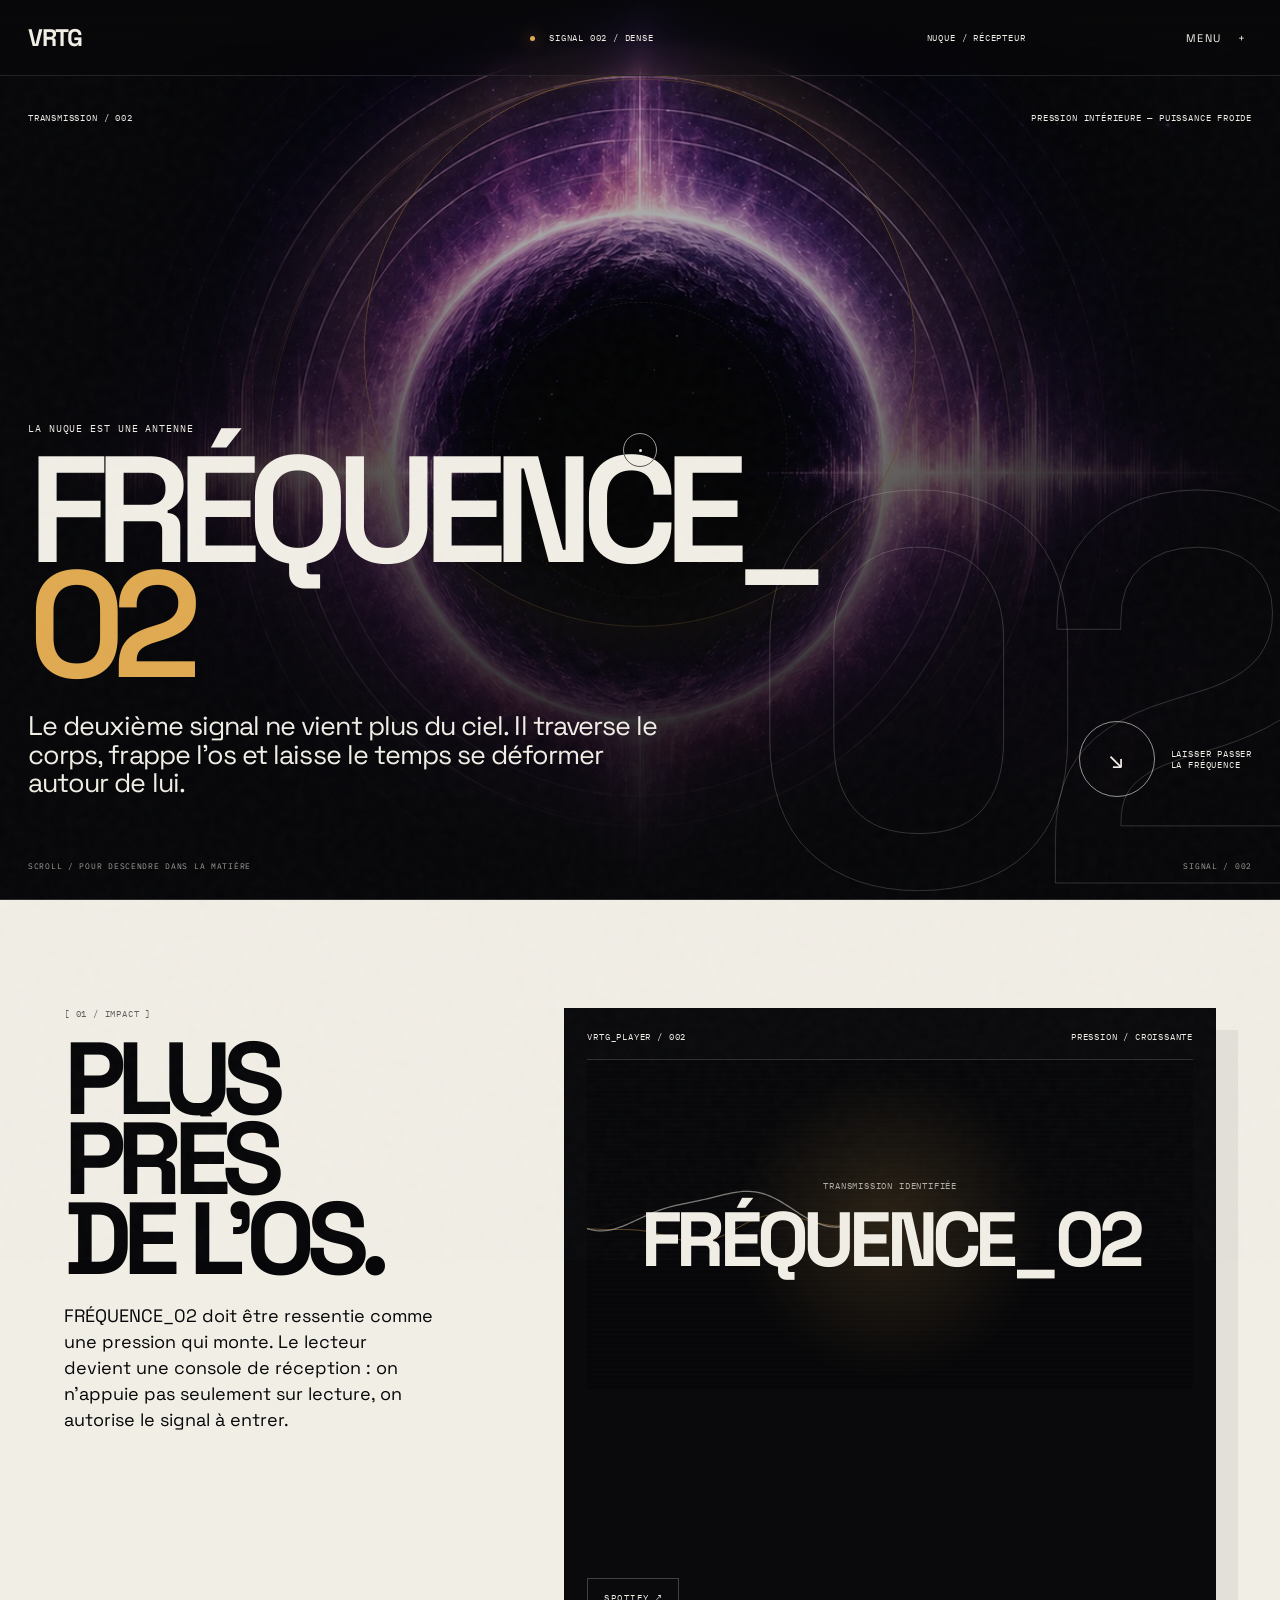
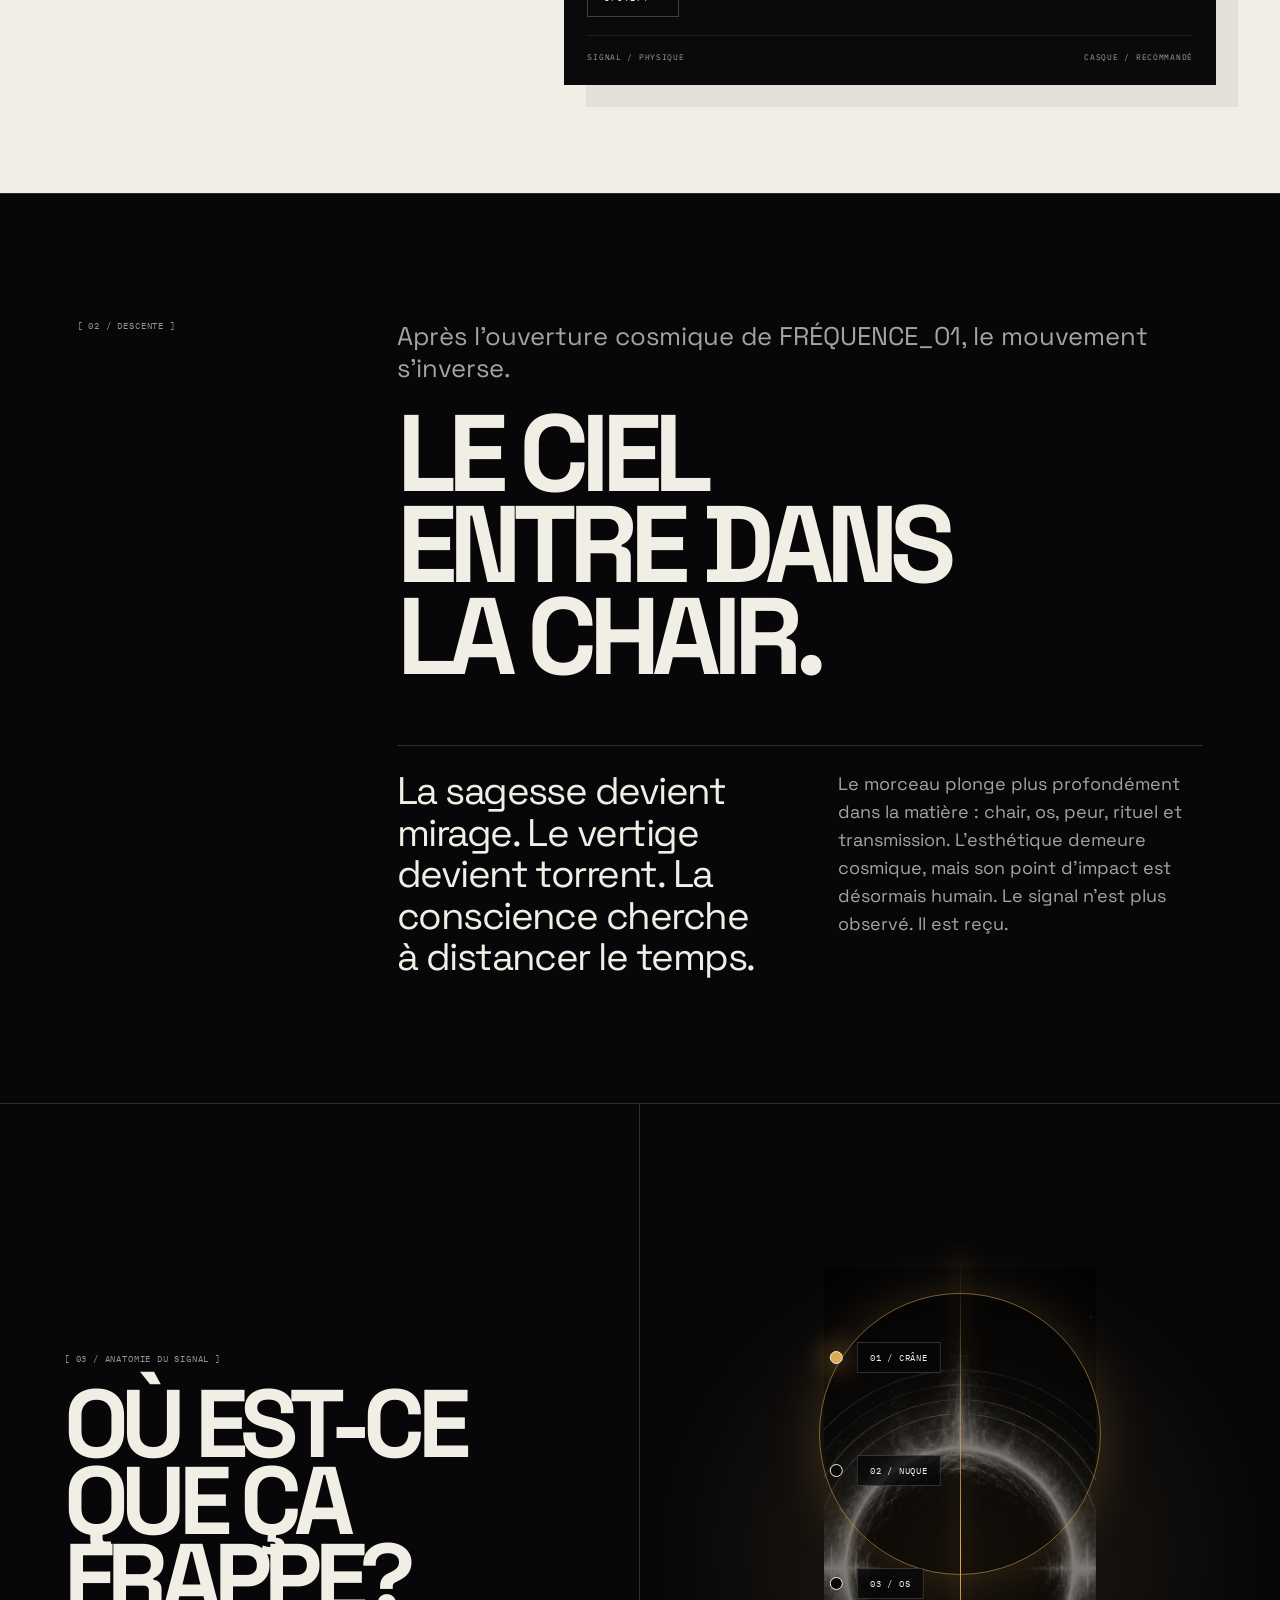
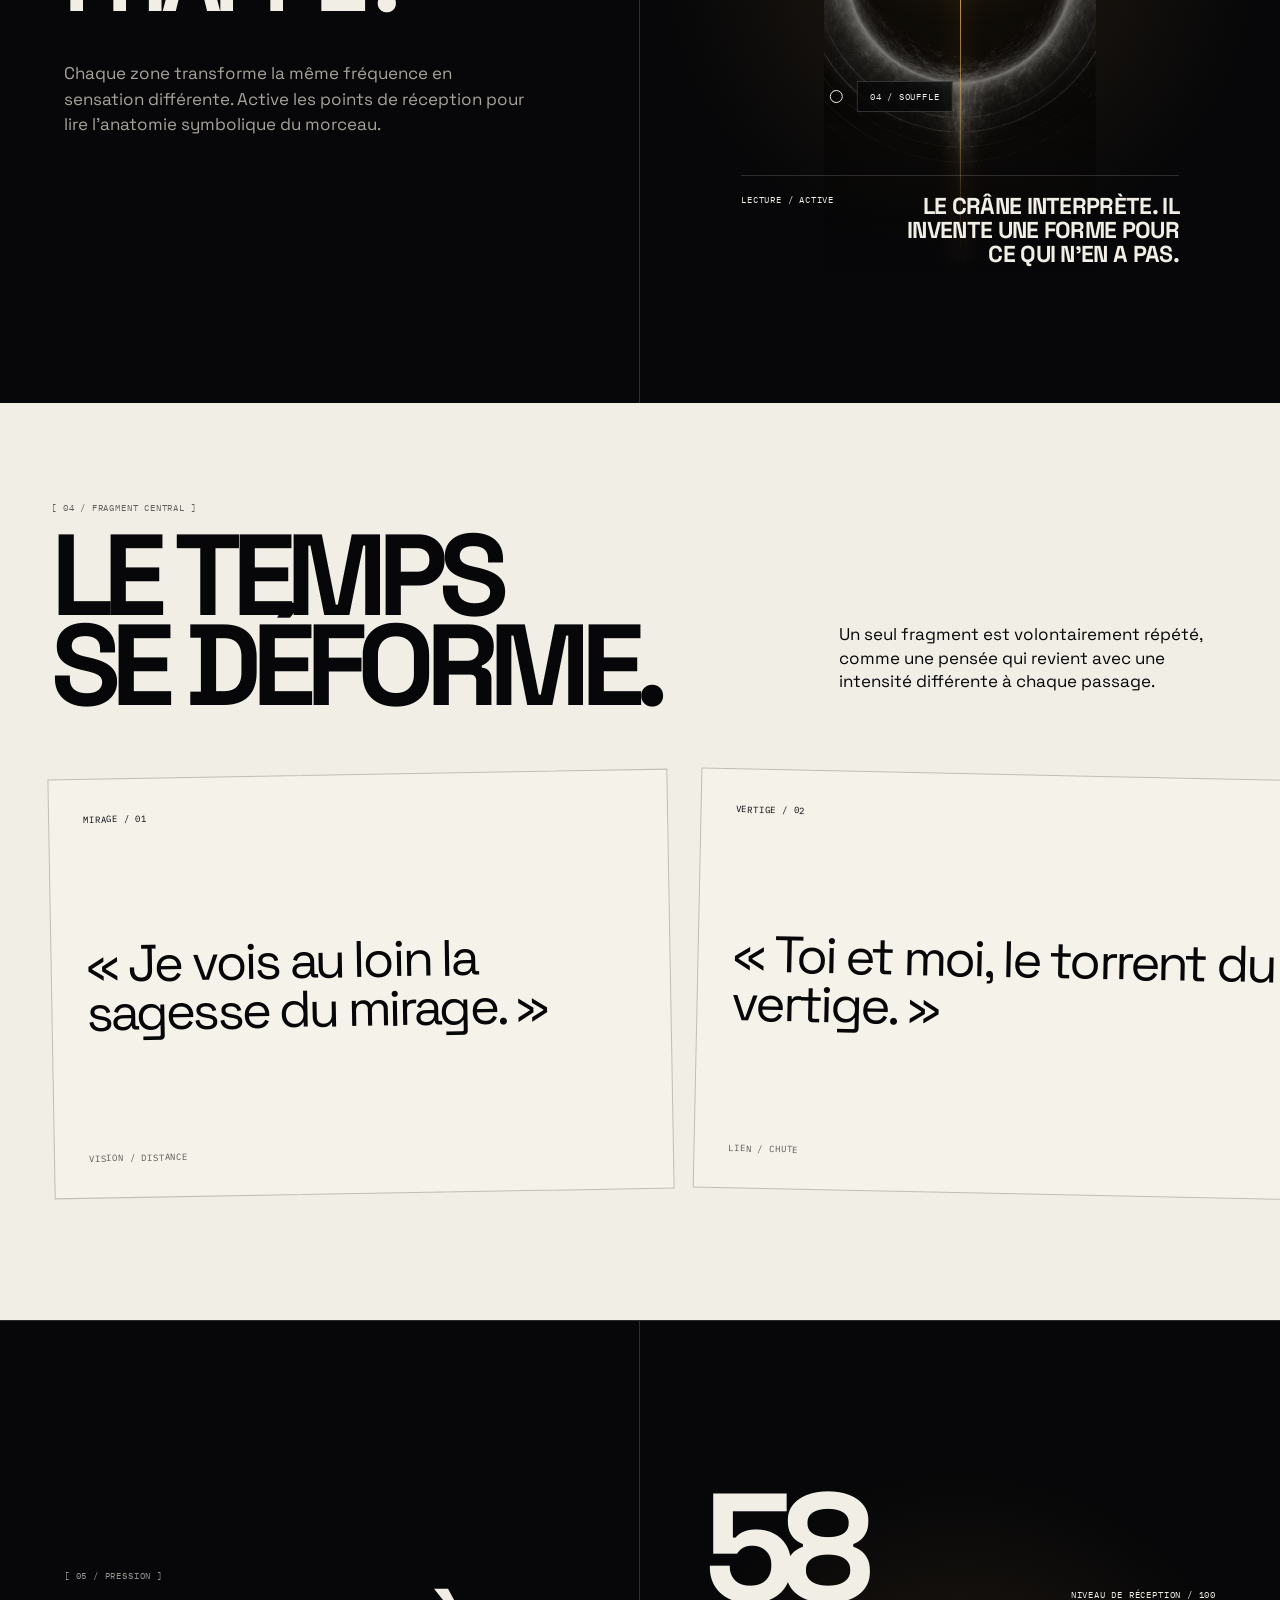
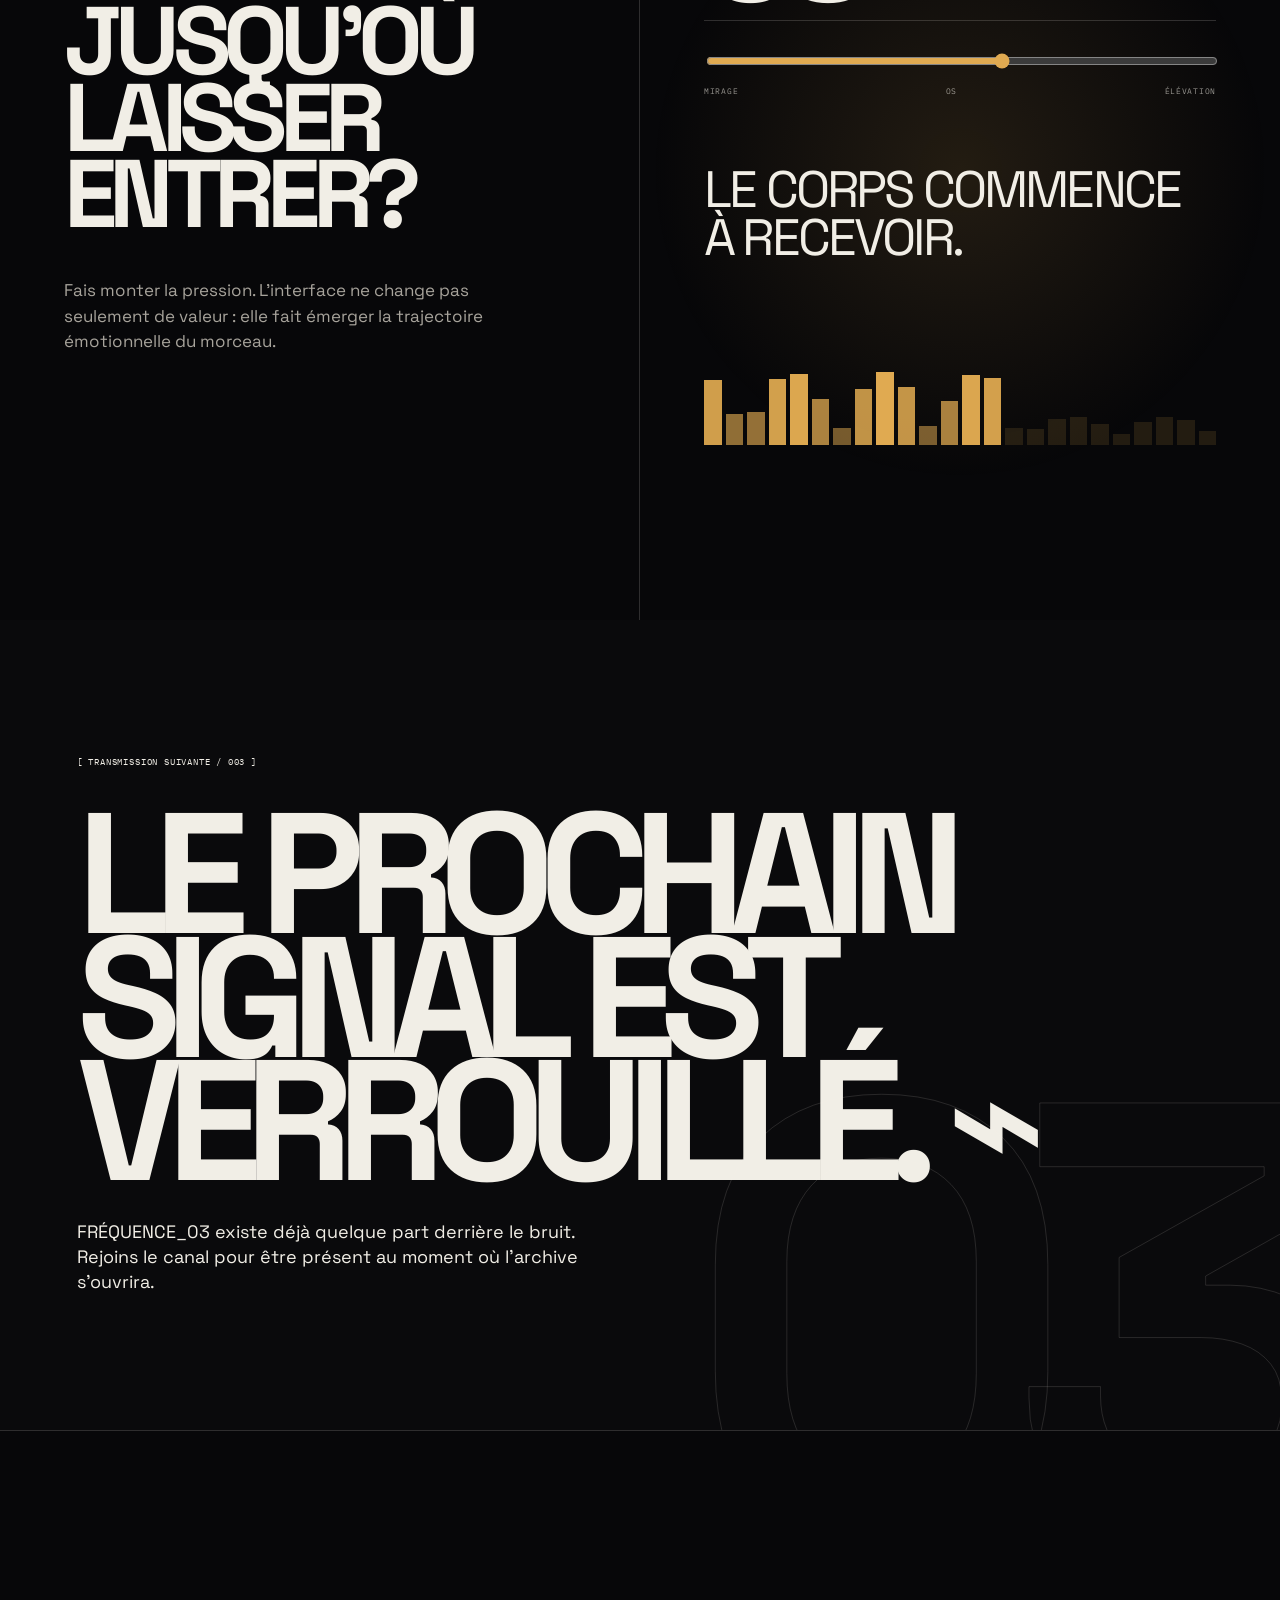
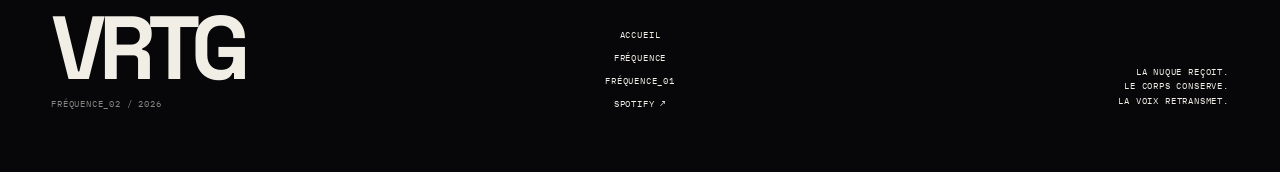
<file: frequence/02/index.html>
<!doctype html>
<html lang="fr">
<head>
  <meta charset="utf-8" />
  <meta name="viewport" content="width=device-width, initial-scale=1" />
  <meta name="theme-color" content="#070709" />
  <meta name="description" content="FRÉQUENCE_02 — Le deuxième signal de VRTG. Plus dense, plus physique, plus près de l'os." />
  <meta property="og:title" content="FRÉQUENCE_02 — VRTG" />
  <meta property="og:description" content="La nuque est une antenne. Le corps reçoit avant les mots." />
  <meta property="og:type" content="website" />
  <meta property="og:url" content="https://www.vrtgmusic.ca/frequence/02" />
  <meta property="og:image" content="https://www.vrtgmusic.ca/assets/cover-frequence-02.webp" />
  <title>FRÉQUENCE_02 — VRTG</title>
  <link rel="canonical" href="https://www.vrtgmusic.ca/frequence/02" />
  <link rel="icon" href="/favicon.svg" type="image/svg+xml" />
  <link rel="preconnect" href="https://fonts.googleapis.com" />
  <link rel="preconnect" href="https://fonts.gstatic.com" crossorigin />
  <link href="https://fonts.googleapis.com/css2?family=IBM+Plex+Mono:wght@400;500&family=Space+Grotesk:wght@400;500;600;700&display=swap" rel="stylesheet" />
  <link rel="stylesheet" href="/release.css" />
</head>
<body class="freq-02">
  <div class="boot" id="boot" aria-hidden="true">
    <div class="boot__top mono"><span>VRTG_RECEPTION</span><span>CORPS / 002</span></div>
    <div class="boot__center">
      <p class="mono">CALIBRATION DE L'ANTENNE</p>
      <div class="boot__bar"><span id="bootBar"></span></div>
      <strong id="bootCount">00</strong>
    </div>
  </div>

  <canvas id="signalCanvas" aria-hidden="true"></canvas>
  <div class="noise" aria-hidden="true"></div>
  <div class="scanline" aria-hidden="true"></div>
  <div class="cursor" id="cursor" aria-hidden="true"></div>

  <header class="topbar">
    <a class="topbar__brand magnetic" href="/" aria-label="VRTG, retour à l'accueil">VRTG</a>
    <div class="topbar__status mono"><i></i> SIGNAL 002 / DENSE</div>
    <div class="topbar__coords mono">NUQUE / RÉCEPTEUR</div>
    <button class="menu-button magnetic" id="menuButton" type="button" aria-controls="menu" aria-expanded="false">MENU <span>+</span></button>
  </header>

  <nav class="menu" id="menu" aria-hidden="true">
    <div class="menu__meta mono">ARCHITECTURE DES TRANSMISSIONS</div>
    <div class="menu__structure">
      <a class="menu__top-link" href="/" data-index="00">ACCUEIL</a>
      <div class="menu__chapter">
        <a class="menu__top-link" href="/frequence" data-index="01">FRÉQUENCE</a>
        <div class="menu__tracks" aria-label="Morceaux de Fréquence">
          <a href="/frequence/01" data-index="01.01">FRÉQUENCE_01</a>
          <a href="/frequence/02" data-index="01.02" aria-current="page">FRÉQUENCE_02</a>
          <a href="/frequence/03" data-index="01.03">FRÉQUENCE_03 <span>À VENIR</span></a>
        </div>
      </div>
    </div>
    <div class="menu__foot mono">LE CORPS SAIT AVANT LES MOTS.</div>
  </nav>

  <main>
    <section class="release-hero">
      <div class="release-hero__media" aria-hidden="true"><img src="/assets/cover-frequence-02.webp" alt="" /></div>
      <div class="signal-ring" aria-hidden="true"></div>
      <div class="release-hero__meta mono reveal"><span>TRANSMISSION / 002</span><span>PRESSION INTÉRIEURE — PUISSANCE FROIDE</span></div>
      <p class="release-hero__number" aria-hidden="true">02</p>
      <div class="release-hero__copy">
        <div class="release-hero__kicker mono reveal">LA NUQUE EST UNE ANTENNE</div>
        <h1 class="reveal">FRÉQUENCE_<em>02</em></h1>
        <p class="release-hero__line reveal">Le deuxième signal ne vient plus du ciel. Il traverse le corps, frappe l'os et laisse le temps se déformer autour de lui.</p>
      </div>
      <a class="release-hero__action magnetic" href="#ecouter">
        <span class="release-hero__disc"><b>↘</b></span>
        <span class="mono">LAISSER PASSER<br />LA FRÉQUENCE</span>
      </a>
      <div class="release-hero__footer mono"><span>SCROLL / POUR DESCENDRE DANS LA MATIÈRE</span><span>SIGNAL / 002</span></div>
    </section>

    <section class="player-section" id="ecouter">
      <div class="player-grid">
        <div class="player-intro">
          <div class="section-index mono">[ 01 / IMPACT ]</div>
          <h2>PLUS PRÈS<br />DE L'OS.</h2>
          <p>FRÉQUENCE_02 doit être ressentie comme une pression qui monte. Le lecteur devient une console de réception : on n'appuie pas seulement sur lecture, on autorise le signal à entrer.</p>
        </div>
        <div class="signal-console">
          <div class="console__head mono"><span>VRTG_PLAYER / 002</span><span>PRESSION / CROISSANTE</span></div>
          <div class="console__screen">
            <canvas class="console__wave" id="consoleWave" aria-hidden="true"></canvas>
            <div class="console__title"><span class="mono">TRANSMISSION IDENTIFIÉE</span><strong>FRÉQUENCE_02</strong></div>
          </div>
          <iframe class="console__spotify" src="https://open.spotify.com/embed/track/1C9Vg9ocyrMYbzLWoFbl8R?utm_source=generator&theme=0" height="152" allow="autoplay; clipboard-write; encrypted-media; fullscreen; picture-in-picture" loading="lazy" title="Écouter FRÉQUENCE_02 sur Spotify"></iframe>
          <div class="platforms mono"><a href="https://open.spotify.com/track/1C9Vg9ocyrMYbzLWoFbl8R" target="_blank" rel="noreferrer">SPOTIFY ↗</a></div>
          <div class="console__foot mono"><span>SIGNAL / PHYSIQUE</span><span>CASQUE / RECOMMANDÉ</span></div>
        </div>
      </div>
    </section>

    <section class="chapter">
      <div class="section-index mono">[ 02 / DESCENTE ]</div>
      <div class="chapter__content">
        <p class="chapter__overline">Après l'ouverture cosmique de FRÉQUENCE_01, le mouvement s'inverse.</p>
        <h2>LE CIEL<br />ENTRE DANS<br />LA CHAIR.</h2>
        <div class="chapter__body">
          <p>La sagesse devient mirage. Le vertige devient torrent. La conscience cherche à distancer le temps.</p>
          <p>Le morceau plonge plus profondément dans la matière : chair, os, peur, rituel et transmission. L'esthétique demeure cosmique, mais son point d'impact est désormais humain. Le signal n'est plus observé. Il est reçu.</p>
        </div>
      </div>
    </section>

    <section class="interactive" id="scanner">
      <div class="interactive__copy">
        <div class="section-index mono">[ 03 / ANATOMIE DU SIGNAL ]</div>
        <h2>OÙ EST-CE<br />QUE ÇA FRAPPE?</h2>
        <p>Chaque zone transforme la même fréquence en sensation différente. Active les points de réception pour lire l'anatomie symbolique du morceau.</p>
      </div>
      <div class="interactive__stage">
        <div class="anatomy" aria-label="Scanner interactif du corps récepteur">
          <div class="anatomy__silhouette" aria-hidden="true"></div>
          <div class="anatomy__axis" aria-hidden="true"></div>
          <div class="anatomy__ring" aria-hidden="true"></div>
          <button class="hotspot is-active" type="button" data-text="LE CRÂNE INTERPRÈTE. IL INVENTE UNE FORME POUR CE QUI N'EN A PAS."><span class="mono">01 / CRÂNE</span></button>
          <button class="hotspot" type="button" data-text="LA NUQUE REÇOIT. C'EST LA FRONTIÈRE ENTRE L'INTUITION ET LE FRISSON."><span class="mono">02 / NUQUE</span></button>
          <button class="hotspot" type="button" data-text="L'OS CONSERVE. LA FRÉQUENCE DEVIENT MÉMOIRE PHYSIQUE."><span class="mono">03 / OS</span></button>
          <button class="hotspot" type="button" data-text="LE SOUFFLE TRANSMET. CE QUI ENTRE DOIT TROUVER UNE SORTIE."><span class="mono">04 / SOUFFLE</span></button>
          <div class="anatomy__readout mono"><span>LECTURE / ACTIVE</span><strong id="anatomyText">LE CRÂNE INTERPRÈTE. IL INVENTE UNE FORME POUR CE QUI N'EN A PAS.</strong></div>
        </div>
      </div>
    </section>

    <section class="fragments">
      <div class="fragments__head">
        <div><div class="section-index mono">[ 04 / FRAGMENT CENTRAL ]</div><h2>LE TEMPS<br />SE DÉFORME.</h2></div>
        <p>Un seul fragment est volontairement répété, comme une pensée qui revient avec une intensité différente à chaque passage.</p>
      </div>
      <div class="fragment-track" aria-label="Extrait des paroles de FRÉQUENCE_02">
        <article class="fragment-card" style="--r:-1deg"><small class="mono">MIRAGE / 01</small><blockquote>« Je vois au loin la sagesse du mirage. »</blockquote><span class="mono">VISION / DISTANCE</span></article>
        <article class="fragment-card" style="--r:1.2deg"><small class="mono">VERTIGE / 02</small><blockquote>« Toi et moi, le torrent du vertige. »</blockquote><span class="mono">LIEN / CHUTE</span></article>
        <article class="fragment-card" style="--r:-.6deg"><small class="mono">ÂGE / 03</small><blockquote>« Plus je comprends, plus je prends de l'âge. »</blockquote><span class="mono">LUCIDITÉ / POIDS</span></article>
        <article class="fragment-card" style="--r:1deg"><small class="mono">TEMPS / 04</small><blockquote>« Conscience s'élève, au-delà l'espace, distance le temps. »</blockquote><span class="mono">ÉLÉVATION / RUPTURE</span></article>
        <article class="fragment-card" style="--r:-1deg"><small class="mono">MIRAGE / 01</small><blockquote>« Je vois au loin la sagesse du mirage. »</blockquote><span class="mono">VISION / DISTANCE</span></article>
        <article class="fragment-card" style="--r:1.2deg"><small class="mono">VERTIGE / 02</small><blockquote>« Toi et moi, le torrent du vertige. »</blockquote><span class="mono">LIEN / CHUTE</span></article>
        <article class="fragment-card" style="--r:-.6deg"><small class="mono">ÂGE / 03</small><blockquote>« Plus je comprends, plus je prends de l'âge. »</blockquote><span class="mono">LUCIDITÉ / POIDS</span></article>
        <article class="fragment-card" style="--r:1deg"><small class="mono">TEMPS / 04</small><blockquote>« Conscience s'élève, au-delà l'espace, distance le temps. »</blockquote><span class="mono">ÉLÉVATION / RUPTURE</span></article>
      </div>
    </section>

    <section class="interactive">
      <div class="interactive__copy">
        <div class="section-index mono">[ 05 / PRESSION ]</div>
        <h2>JUSQU'OÙ<br />LAISSER ENTRER?</h2>
        <p>Fais monter la pression. L'interface ne change pas seulement de valeur : elle fait émerger la trajectoire émotionnelle du morceau.</p>
      </div>
      <div class="interactive__stage">
        <div class="pressure-panel">
          <div class="pressure-readout"><strong id="pressureValue">58</strong><span class="mono">NIVEAU DE RÉCEPTION / 100</span></div>
          <label class="sr-only" for="pressure">Niveau de réception</label>
          <input id="pressure" type="range" min="0" max="100" value="58" />
          <div class="pressure-labels mono"><span>MIRAGE</span><span>OS</span><span>ÉLÉVATION</span></div>
          <p class="pressure-phrase" id="pressurePhrase">LE CORPS COMMENCE À RECEVOIR.</p>
          <div class="pressure-bars" aria-hidden="true">
            <i></i><i></i><i></i><i></i><i></i><i></i><i></i><i></i><i></i><i></i><i></i><i></i><i></i><i></i><i></i><i></i><i></i><i></i><i></i><i></i><i></i><i></i><i></i><i></i>
          </div>
        </div>
      </div>
    </section>

    <section class="next-signal next-signal--locked">
      <span class="next-signal__index mono">[ TRANSMISSION SUIVANTE / 003 ]</span>
      <a href="/frequence/03"><h2>LE PROCHAIN<br />SIGNAL EST<br />VERROUILLÉ. ⌁</h2></a>
      <p>FRÉQUENCE_03 existe déjà quelque part derrière le bruit. Rejoins le canal pour être présent au moment où l'archive s'ouvrira.</p>
      <div class="next-signal__giant" aria-hidden="true">03</div>
    </section>
  </main>

  <footer class="footer mono">
    <div><strong>VRTG</strong><span>FRÉQUENCE_02 / 2026</span></div>
    <div class="footer__links"><a href="/">ACCUEIL</a><a href="/frequence">FRÉQUENCE</a><a href="/frequence/01">FRÉQUENCE_01</a><a href="https://open.spotify.com/track/1C9Vg9ocyrMYbzLWoFbl8R" target="_blank" rel="noreferrer">SPOTIFY ↗</a></div>
    <div>LA NUQUE REÇOIT.<br />LE CORPS CONSERVE.<br />LA VOIX RETRANSMET.</div>
  </footer>

  <script src="/release.js"></script>
</body>
</html>
</file>
<file: site.css>
:root{--bg:#ebe8e1;--fg:#232421;--muted:#62635d;--line:#c8c6bd;--accent:#252723;--panel:#dfddd5;color-scheme:light;font-family:Arial,Helvetica,sans-serif;font-synthesis:none}*{box-sizing:border-box}html{scroll-padding-top:100px}body{margin:0;background:var(--bg);color:var(--fg);line-height:1.5;-webkit-font-smoothing:antialiased}body.has-player{padding-bottom:110px}a{color:inherit;text-decoration:none}button,input{font:inherit}button,a,input{-webkit-tap-highlight-color:transparent}button{cursor:pointer}a,button{touch-action:manipulation}a:hover{text-decoration:underline;text-underline-offset:5px}button:focus-visible,a:focus-visible,input:focus-visible{outline:2px solid var(--fg);outline-offset:5px}img{display:block;max-width:100%;object-fit:cover}h1,h2,h3,p{margin-top:0}h1,h2,h3{font-weight:500;line-height:1.05;letter-spacing:-.045em}h2{font-size:clamp(28px,3.2vw,48px)}.sr-only{position:absolute;width:1px;height:1px;padding:0;margin:-1px;overflow:hidden;clip:rect(0,0,0,0);white-space:nowrap;border:0}[hidden]{display:none!important}.skip-link{position:fixed;top:-100px;left:20px;background:var(--fg);color:var(--bg);padding:12px;z-index:20}.skip-link:focus{top:10px}.header{height:88px;margin:0 5%;display:flex;align-items:center;justify-content:space-between;border-bottom:1px solid var(--line)}.brand{font-size:28px;font-weight:800;letter-spacing:-.08em}.header nav{display:flex;gap:36px;align-items:center}.header nav a{font-size:14px;min-height:44px;display:flex;align-items:center}.header [aria-current=page]{text-decoration:underline;text-underline-offset:7px}main{outline:none}.eyebrow{font-size:10px;letter-spacing:.16em;line-height:1.6;font-weight:500}.home-hero{padding:37px 5% 65px}.hero-top{display:flex;justify-content:space-between}.wordmark{font-size:clamp(120px,28.7vw,460px);font-weight:800;line-height:.88;letter-spacing:-.085em;margin:30px 0 38px -1.5%;width:100%}.hero-bottom{display:flex;align-items:center;justify-content:space-between;gap:32px}.hero-bottom p{font-size:clamp(23px,2.5vw,38px);line-height:1.25;letter-spacing:-.04em;margin:0}.hero-bottom p span{color:var(--muted)}.hero-actions{display:flex;gap:28px;align-items:center}.button{display:inline-flex;justify-content:center;align-items:center;gap:18px;min-height:52px;padding:14px 26px;border:1px solid var(--fg);background:var(--fg);color:var(--bg);font-size:11px;font-weight:600;letter-spacing:.08em}.button:hover{background:var(--bg);color:var(--fg);text-decoration:none}.text-link{display:inline-flex;align-items:center;min-height:44px;font-size:13px;text-decoration:underline;text-underline-offset:6px}.listen-caption{font-size:11px;color:var(--muted);text-align:right;margin:18px 0 0}.projects{padding:30px 5% 80px}.section-heading{display:flex;align-items:center;justify-content:space-between;gap:20px;border-top:1px solid var(--line);padding:26px 0 30px}.section-heading h2{font-size:21px;letter-spacing:-.025em;margin:0}.project-grid{display:grid;grid-template-columns:1fr 1fr;gap:28px}.project-image{display:block;position:relative;overflow:hidden;background:#11131b;aspect-ratio:1.4}.project-image img{width:100%;height:100%;transition:transform .3s}.project-image:hover img{transform:scale(1.025)}.cosmic .project-image img{object-position:center}.intimate .project-image img{object-position:center}.image-note{position:absolute;bottom:18px;left:20px;letter-spacing:.1em;font-size:10px;color:white;text-shadow:0 1px 5px black}.project-image:after{content:'';position:absolute;inset:60% 0 0;background:linear-gradient(transparent,#0006);pointer-events:none}.image-note{z-index:1}.card-heading{display:flex;align-items:center;justify-content:space-between;gap:12px;margin:25px 0 12px}.card-heading h3{font-size:34px;margin:0}.card-heading .eyebrow{font-size:9px;color:var(--muted)}.project-card p{font-size:14px;color:var(--muted);margin-bottom:5px}.identity{margin:0 5%;padding:55px 0 65px;border-top:1px solid var(--line);display:grid;grid-template-columns:1fr 2fr;gap:50px}.identity h2{margin-bottom:25px}.identity p:not(.eyebrow){font-size:19px;line-height:1.65;color:var(--muted);max-width:800px;margin-bottom:0}.identity p a{text-decoration:underline}.streaming{margin:0 5%;border-top:1px solid var(--line);padding:50px 0 65px;display:flex;justify-content:space-between;gap:30px;align-items:center}.streaming h2{font-size:28px;margin-bottom:14px}.streaming p:not(.eyebrow){font-size:13px;color:var(--muted);margin:0}.platforms{display:flex;gap:25px;flex-wrap:wrap}.platforms a{font-size:13px;min-height:44px;display:flex;align-items:center}.footer{border-top:1px solid var(--line);margin:0 5%;padding:26px 0;display:flex;align-items:center;justify-content:space-between;gap:20px}.footer span{font-size:11px;color:var(--muted)}.frequences{--bg:#0b0e14;--fg:#e8edf5;--muted:#9da9bd;--line:#303846;--panel:#171d28;color-scheme:dark}.frequences .eyebrow,.frequences .track-number{font-family:ui-monospace,monospace}.project-hero{padding:65px 5% 45px;display:grid;grid-template-columns:1.15fr 1fr;gap:7%;align-items:center}.project-intro h1{font-size:clamp(36px,5.7vw,88px);letter-spacing:-.055em;margin:28px 0}.project-intro .lead{font-size:clamp(23px,2.5vw,38px);line-height:1.25;letter-spacing:-.025em;margin-bottom:25px}.intro-detail{font-size:14px;color:var(--muted);margin-bottom:28px}.project-art{width:100%;height:auto;aspect-ratio:1;max-height:480px}.track-section{margin:15px 5% 0}.tracklist{list-style:none;margin:0;padding:0}.tracklist li{display:flex;align-items:center;gap:25px;min-height:100px;border-top:1px solid var(--line);padding:20px 18px;scroll-margin-top:30px}.tracklist li:last-child{border-bottom:1px solid var(--line)}.tracklist li.is-active{background:var(--panel)}.track-number{font-size:12px;color:var(--muted)}.track-info{flex:1}.track-info h3{font-size:22px;letter-spacing:-.02em;margin-bottom:6px}.track-info p{font-size:12px;color:var(--muted);margin:0}.track-play,.track-platform{min-height:44px;display:inline-flex;align-items:center;justify-content:center;gap:12px;font-size:12px}.track-play{border:1px solid var(--line);padding:9px 16px;min-width:115px}.track-platform{color:var(--muted)}.section-note{font-size:12px;color:var(--muted);padding-top:20px}.project-story{margin:0 5%;padding:85px 0;display:grid;grid-template-columns:1fr 1.4fr 1.4fr;gap:45px;border-bottom:1px solid var(--line)}.project-story h2{font-size:clamp(28px,3.2vw,46px);margin:0}.project-story>p:last-child{font-size:16px;line-height:1.7;color:var(--muted);margin:0;max-width:480px}.next-project{display:flex;align-items:center;justify-content:space-between;margin:0 5%;padding:35px 0 45px}.next-project>span:last-child{font-size:36px;letter-spacing:-.04em}.fragments{--bg:#171a1e;--fg:#e7dfd2;--muted:#b3ada5;--line:#424347;--panel:#272b30;color-scheme:dark}.fragment-hero{position:relative;margin:28px 5% 0;min-height:540px;height:64vh;max-height:800px;background:#111720}.fragment-hero>img{width:100%;height:100%;position:absolute;inset:0;object-position:center 58%}.fragment-hero:after{content:'';position:absolute;inset:0;background:linear-gradient(transparent 20%,#090d15aa)}.fragment-title{position:absolute;z-index:1;bottom:45px;left:5%;right:5%;text-align:center;color:#f0e8db}.fragment-title h1{font-family:Georgia,serif;font-weight:400;font-size:clamp(70px,10vw,155px);letter-spacing:-.06em;margin:16px 0 12px}.fragment-title>p:last-child{font-family:Georgia,serif;font-size:21px;margin:0}.fragments-listen{text-align:center;padding:50px 5% 65px}.fragments-listen h2,.fragments .project-story h2{font-family:Georgia,serif;font-weight:400;line-height:1.1}.fragments-listen h2{margin-bottom:22px}.fragments-listen p:not(.eyebrow){font-size:15px;line-height:1.7;color:var(--muted);margin-bottom:27px}.fragments .button{background:transparent;color:var(--fg);border-color:var(--line);letter-spacing:0;font-size:13px;font-weight:400}.fragments .project-story{border-top:1px solid var(--line)}.mini-player{position:fixed;bottom:0;left:0;right:0;z-index:10;display:flex;align-items:center;gap:15px;padding:16px 5% calc(16px + env(safe-area-inset-bottom));background:var(--bg);border-top:1px solid var(--line);box-shadow:0 -5px 25px #0001}.mini-player img{width:48px;height:48px}.player-title{min-width:155px;display:flex;flex-direction:column;gap:3px}.player-title .eyebrow{font-size:8px;color:var(--muted)}.player-title strong{font-size:14px;font-weight:400}.round{width:44px;height:44px;flex-shrink:0;display:grid;place-items:center;padding:0;background:none;border:1px solid var(--line);color:var(--fg);border-radius:50%;font-size:23px}.round.primary{background:var(--fg);color:var(--bg);font-size:14px}.seek{flex:1;display:flex;align-items:center;gap:14px;margin:0 16px;font-size:11px;font-variant-numeric:tabular-nums}.seek input{width:100%;min-width:40px;height:44px;accent-color:var(--fg);cursor:pointer}.not-found{min-height:65vh;padding:80px 5%}.not-found h1{font-size:clamp(45px,7vw,90px)}noscript audio{max-width:100%;margin-top:15px}@media(min-width:1700px){body>main,.header,.footer{max-width:1600px;margin-left:auto;margin-right:auto}.wordmark{font-size:440px}}@media(max-width:950px){.hero-actions{flex-direction:column;gap:8px;align-items:flex-start}.project-hero{gap:25px}.project-intro h1{font-size:5.8vw}.project-story{grid-template-columns:1fr 1.4fr}.project-story>.eyebrow{grid-column:1/-1;margin:0}.card-heading{align-items:flex-start;flex-direction:column}.streaming{align-items:flex-start;flex-direction:column}.mini-player{gap:8px}.player-title{min-width:130px}.seek{margin:0 6px}.identity{gap:25px}}
@media(max-width:600px){html{scroll-padding-top:20px}.header{height:72px;margin:0 6%}.brand{font-size:25px}.header nav{gap:22px}.header nav a{font-size:12px}.home-hero{padding:26px 6% 36px}.hero-top{display:block;font-size:8px}.hero-top span:last-child{display:block;margin-top:5px;color:var(--muted)}.wordmark{font-size:28vw;margin:35px 0 32px -1.5%;letter-spacing:-.09em}.hero-bottom{display:block}.hero-bottom p{font-size:26px}.hero-actions{margin-top:25px;flex-direction:row;align-items:center;gap:20px}.button{min-height:48px;padding:13px 20px;font-size:10px}.hero-actions .text-link{font-size:11px}.listen-caption{text-align:left;font-size:10px;margin-top:14px}.projects{padding:15px 6% 45px}.section-heading{padding:22px 0;gap:15px;align-items:flex-start}.section-heading h2{font-size:20px}.section-heading .eyebrow{font-size:8px;max-width:90px;text-align:right}.project-grid{grid-template-columns:1fr;gap:40px}.project-image{aspect-ratio:1.35}.card-heading{flex-direction:row;align-items:center;margin-top:19px}.card-heading h3{font-size:31px}.card-heading .eyebrow{font-size:8px}.project-card p{font-size:13px}.identity{display:block;margin:0 6%;padding:35px 0}.identity>.eyebrow{margin-bottom:24px}.identity p:not(.eyebrow){font-size:16px}.identity h2{font-size:32px}.streaming{margin:0 6%;padding:35px 0;gap:15px}.platforms{gap:20px}.platforms a{font-size:12px}.footer{margin:0 6%;flex-wrap:wrap;padding:23px 0;gap:12px}.footer .brand{margin-right:auto}.footer span{font-size:9px}.footer span:last-child{width:100%}.project-hero{padding:28px 6% 20px;grid-template-columns:1fr;gap:24px}.project-intro h1{font-size:11vw;margin:20px 0}.project-intro .lead{font-size:25px;margin-bottom:15px}.intro-detail{font-size:12px;margin-bottom:20px}.project-art{grid-row:1;max-height:none;aspect-ratio:1.8;object-position:center}.project-intro>.eyebrow{font-size:9px}.track-section{margin:15px 6% 0}.tracklist li{gap:12px;padding:18px 0;flex-wrap:wrap}.track-info h3{font-size:19px}.track-info p{font-size:10px}.track-number{font-size:10px}.track-play{min-width:90px;padding:9px 12px;font-size:11px}.track-platform{font-size:10px}.tracklist li[data-track-row^="frequence-"]>.track-platform{margin-left:26px;min-height:32px}.project-story{padding:40px 0;margin:0 6%;grid-template-columns:1fr;gap:23px}.project-story h2{font-size:36px}.project-story>p:last-child{font-size:15px}.next-project{margin:0 6%;padding:30px 0}.next-project>span:last-child{font-size:29px}.next-project .eyebrow{font-size:8px}.fragment-hero{margin:18px 6% 0;min-height:390px;height:55vh;max-height:540px}.fragment-hero>img{object-position:58% center}.fragment-title{bottom:28px}.fragment-title h1{font-size:19vw}.fragment-title>p:last-child{font-size:16px}.fragment-title .eyebrow{font-size:9px}.fragments-listen{padding:38px 6% 42px}.fragments-listen h2{font-size:34px}.fragments-listen p:not(.eyebrow){font-size:13px}.mini-player{padding:12px 5% calc(8px + env(safe-area-inset-bottom));display:grid;grid-template-columns:36px 1fr 36px 40px 36px 32px;gap:7px}.mini-player img{width:36px;height:36px}.player-title{min-width:0}.player-title strong{font-size:12px}.player-title .eyebrow{font-size:7px;letter-spacing:.08em}.round{width:100%;height:44px;border:0}.round.primary{height:40px}.seek{grid-column:1/-1;grid-row:2;margin:0;height:30px;font-size:10px}.seek input{height:30px}#close-player{grid-column:6;grid-row:1}body.has-player{padding-bottom:125px}}
@media(prefers-reduced-motion:reduce){*,*:before,*:after{transition:none!important;scroll-behavior:auto!important}}

.fragments .track-section{margin-top:35px}.fragments .track-info h3{font-family:Georgia,serif;font-weight:400;font-size:25px}.fragments .track-play{border-radius:30px}.fragments .track-number{font-family:Georgia,serif;font-style:italic}.mini-player #audio-status:not(.sr-only){font-size:12px;max-width:250px}@media(max-width:600px){.mini-player #audio-status:not(.sr-only){grid-column:1/-1;max-width:none;margin:0}.fragments .track-section{margin-top:25px}.fragment-hero{min-height:310px;height:45vh;max-height:440px}}

.fragment-hero picture{display:contents}.fragment-hero picture img{width:100%;height:100%;position:absolute;inset:0;object-position:center 58%}

.platform-player{position:fixed;right:4%;bottom:20px;width:min(470px,92%);z-index:20;background:var(--bg);border:1px solid var(--line);padding:12px 16px;box-shadow:0 8px 45px #0006}.platform-player-head{display:flex;justify-content:space-between;align-items:center;font-size:13px;margin-bottom:6px}.platform-player iframe{border:0;display:block;border-radius:12px}.platform-player p{font-size:10px;color:var(--muted);margin:10px 0 0}.platform-player p a{text-decoration:underline}.has-platform-player{padding-bottom:280px}@media(max-width:600px){.platform-player{right:0;bottom:0;width:100%;padding:8px 12px calc(8px + env(safe-area-inset-bottom))}.platform-player-head .round{width:44px}.has-platform-player{padding-bottom:280px}}

.fragment-play{display:none;background:transparent;color:var(--fg);cursor:pointer;font:inherit;font-size:12px}
.has-audio-js .fragment-play{display:inline-flex}
.track-duration{font-size:12px;color:var(--muted);font-variant-numeric:tabular-nums}
#fragment-player .seek{min-width:0}
#fragment-status:not(.sr-only){font-size:12px;line-height:1.4;max-width:220px;margin:0}
@media(max-width:600px){#close-fragment-player{grid-column:6;grid-row:1}#fragment-status:not(.sr-only){grid-column:1/-1;max-width:none}.fragment-play{font-size:11px}.track-duration{font-size:10px}#fragment-player .player-title strong{font-size:12px}}
@media(max-width:600px){.fragments .tracklist li{display:grid;grid-template-columns:14px minmax(0,1fr) auto;gap:8px 12px}.fragments .track-number{grid-column:1;grid-row:1 / span 2}.fragments .track-info{grid-column:2;grid-row:1}.fragments .track-duration{grid-column:2;grid-row:2}.fragments .fragment-play{grid-column:3;grid-row:1 / span 2;min-width:80px}.fragments .track-info h3{font-size:21px}}

.corrida-release {
  margin: 0 5% 24px;
  padding: clamp(24px, 4vw, 60px) 0;
  border-block: 1px solid var(--line);
  display: grid;
  grid-template-columns: minmax(0, 2fr) minmax(0, 3fr);
  align-items: center;
  gap: clamp(24px, 6vw, 96px);
}
.corrida-cover { width: 100%; height: auto; }
.corrida-details h2 { font: 400 clamp(50px, 7.5vw, 125px)/1 Georgia, serif; letter-spacing: -.065em; margin: 18px 0; }
.corrida-date { color: var(--muted); font-size: 14px; line-height: 1.5; }
.corrida-clock { display: grid; grid-template-columns: repeat(4, 1fr); max-width: 34em; border-top: 1px solid var(--line); padding-top: 1em; }
.corrida-clock span { font-size: 10px; letter-spacing: .08em; text-transform: uppercase; }
.corrida-clock b { display: block; font-size: clamp(26px, 4vw, 56px); font-weight: 400; line-height: 1.2; letter-spacing: -.04em; font-variant-numeric: tabular-nums; }
@media (max-width: 600px) {
  .corrida-release { grid-template-columns: 1fr; gap: 24px; margin: 0 6% 12px; }
}
</file>
<file: corrida/page.css>
:root { color-scheme: dark; --bg:#0F0D0B; --ink:#F3EBDD; --accent:#E2C49A; --muted:#A89F92; --line:#2A2520; }
* { box-sizing:border-box; }
[hidden] { display:none !important; }
body { margin:0; min-height:100svh; background:var(--bg); color:var(--ink); font:16px/1.5 Inter, sans-serif; -webkit-font-smoothing:antialiased; }
.shell { width:min(100% - 40px, 560px); margin-inline:auto; }
header { display:flex; align-items:center; justify-content:space-between; padding:22px 0 17px; border-bottom:1px solid var(--line); gap:12px; }
.brand { font-family:Archivo,sans-serif; font-weight:900; font-size:23px; letter-spacing:.22em; }
.genre { color:var(--muted); font-size:11px; letter-spacing:.12em; }
main { padding-top:30px; }
.eyebrow { color:var(--accent); font-size:12px; font-weight:600; letter-spacing:.16em; margin:0 0 16px; }
h1,h2 { font-family:Archivo,sans-serif; font-weight:900; }
h1 { margin:0; font-size:clamp(30px, 9.3vw, 59px); white-space:nowrap; line-height:1.04; letter-spacing:-.045em; }
.subtitle { margin:14px 0 25px; font-size:23px; color:var(--accent); font-weight:500; }
.record { display:flex; align-items:center; gap:18px; padding:16px 0; border-block:1px solid var(--line); }
.record img { display:block; width:96px; height:96px; flex:none; object-fit:cover; }
h2 { font-size:clamp(25px,7vw,34px); line-height:1.1; letter-spacing:-.025em; margin:0 0 8px; }
.record p { font-size:14px; color:var(--muted); margin:0; }
.listening { margin-top:22px; }
button,input { font:inherit; }
button { cursor:pointer; }
#play { display:flex; align-items:center; justify-content:center; gap:13px; width:100%; min-height:60px; padding:14px; border:0; border-radius:16px; background:var(--accent); color:var(--bg); font-weight:700; font-size:18px; }
#play:hover { background:var(--ink); }
.play-icon { display:block; width:0; height:0; border-style:solid; border-width:9px 0 9px 14px; border-color:transparent transparent transparent currentColor; }
#play.playing .play-icon { width:14px; height:18px; border:solid currentColor; border-width:0 5px; }
.controls.started { display:flex; align-items:center; gap:16px; min-height:60px; }
.controls.started #play { width:56px; height:56px; min-height:56px; flex:none; padding:0; border-radius:50%; }
.controls.started .play-label { display:none; }
.timeline { min-width:0; flex:1; }
input[type=range] { display:block; width:100%; min-height:36px; margin:0; accent-color:var(--accent); cursor:pointer; }
.times { display:flex; justify-content:space-between; color:var(--muted); font-size:12px; font-variant-numeric:tabular-nums; }
.help { margin:11px 0 0; color:var(--muted); font-size:12px; line-height:1.6; text-align:center; }
#restart { display:inline; color:var(--ink); border:0; padding:8px 0; background:none; text-decoration:underline; text-underline-offset:3px; font-size:inherit; }
#status { color:var(--accent); font-size:13px; text-align:center; margin:10px 0 0; }
#status:empty { display:none; }
footer { border-top:1px solid var(--line); margin-top:30px; padding:19px 0 26px; text-align:center; }
footer p { margin:0; font-size:14px; }
footer p+p { margin-top:5px; color:var(--muted); font-size:12px; }
audio { width:100%; }
:focus-visible { outline:2px solid var(--ink); outline-offset:5px; }
.sr-only { position:absolute; width:1px; height:1px; overflow:hidden; clip-path:inset(50%); white-space:nowrap; }
@media(max-width:360px) { .shell { width:calc(100% - 32px); } .record { gap:14px; } .help { font-size:11px; } }
@media(max-height:700px) { header { padding:14px 0 12px; } main { padding-top:20px; } .eyebrow { margin-bottom:12px; } .subtitle { margin:12px 0 18px; } .record { padding-block:12px; } .listening { margin-top:18px; } footer { margin-top:22px; padding-top:15px; } }
@media(min-width:700px) { .shell { padding-top:25px; } main { padding-top:42px; } .subtitle { margin-bottom:30px; } }
</file>
<file: creatures/exposition.css>
/* The hero, track list and story use the shared Fragments layout. */
.creatures .fragment-hero {background:#171512}
.creatures .fragment-hero > img {object-fit:contain;object-position:center}
.creatures .tracklist li > img {width:48px;height:48px;object-fit:contain}
.creatures .tracklist li[aria-current] {background:var(--panel)}
.creatures .project-story figure {margin:2rem 0}
.creatures blockquote {margin:0;font:italic clamp(1.5rem,3vw,2.4rem)/1.25 Georgia,serif}
.creatures figcaption {margin-top:.8rem;color:var(--muted)}
.creatures details p {white-space:pre-line}
.creatures .console {border-block:1px solid var(--line);padding:1.25rem 0}
.creatures .now,.creatures .timeline,.creatures .controls {display:flex;align-items:center;gap:1rem}
.creatures .timeline {margin:1rem 0}
.creatures .timeline input {min-width:0;flex:1}
.creatures .controls {flex-wrap:wrap}
.creatures .console button,.creatures #mini button {min-height:44px;background:var(--panel);color:var(--fg);border:1px solid var(--line);padding:.5rem 1rem}
.creatures #mini {display:none}
@media(max-width:600px) {
  .creatures .tracklist li {grid-template-columns:2rem minmax(0,1fr) auto}
  .creatures .tracklist .track-play {grid-column:2;justify-self:start}
  .creatures .tracklist li > img {width:40px;height:40px}
  .creatures #mini:not([hidden]) {display:flex;position:fixed;z-index:10;bottom:0;left:0;right:0;align-items:center;justify-content:space-between;background:#24211d;color:var(--fg);padding:.5rem 6% calc(.5rem + env(safe-area-inset-bottom));border-top:1px solid var(--line)}
  .creatures.mini-active {padding-bottom:calc(5rem + env(safe-area-inset-bottom))}
}
</file>
<file: release.css>
:root {
  --black:#070709;
  --ink:#0d0d10;
  --paper:#f1eee6;
  --muted:#a7a39b;
  --line:rgba(241,238,230,.17);
  --accent:#725cff;
  --accent-rgb:114,92,255;
  --ease:cubic-bezier(.18,.8,.2,1);
}

*{box-sizing:border-box}
html{scroll-behavior:smooth;background:var(--black)}
body{margin:0;color:var(--paper);background:var(--black);font-family:"Space Grotesk",system-ui,sans-serif;overflow-x:hidden}
body.menu-open{overflow:hidden}
a{color:inherit;text-decoration:none}
button,input{font:inherit}
button{color:inherit}
img{display:block;max-width:100%}
::selection{background:var(--accent);color:var(--paper)}
.mono{font-family:"IBM Plex Mono",monospace;letter-spacing:.09em;text-transform:uppercase}
.sr-only{position:absolute;width:1px;height:1px;padding:0;margin:-1px;overflow:hidden;clip:rect(0,0,0,0);white-space:nowrap;border:0}

#signalCanvas{position:fixed;inset:0;width:100%;height:100%;z-index:0;pointer-events:none;opacity:.78}
.noise{position:fixed;inset:-40%;z-index:80;pointer-events:none;opacity:.035;background-image:url("data:image/svg+xml,%3Csvg viewBox='0 0 180 180' xmlns='http://www.w3.org/2000/svg'%3E%3Cfilter id='n'%3E%3CfeTurbulence type='fractalNoise' baseFrequency='.9' numOctaves='4' stitchTiles='stitch'/%3E%3C/filter%3E%3Crect width='100%25' height='100%25' filter='url(%23n)' opacity='.8'/%3E%3C/svg%3E");animation:noise .22s steps(2) infinite}
.scanline{position:fixed;left:0;right:0;top:-12vh;height:18vh;z-index:79;pointer-events:none;opacity:.04;background:linear-gradient(transparent,var(--paper),transparent);animation:scan 9s linear infinite}
@keyframes noise{0%{transform:translate(0)}25%{transform:translate(3%,-2%)}50%{transform:translate(-2%,3%)}75%{transform:translate(2%,1%)}100%{transform:translate(-3%,-1%)}}
@keyframes scan{to{transform:translateY(125vh)}}

.boot{position:fixed;inset:0;z-index:1000;padding:24px;display:grid;background:var(--paper);color:var(--black);transition:transform 1s var(--ease),visibility 1s}
.boot.is-done{transform:translateY(-105%);visibility:hidden}
.boot__top{display:flex;justify-content:space-between;align-self:start;font-size:10px}
.boot__center{width:min(560px,82vw);place-self:center}
.boot__center p{font-size:10px}
.boot__bar{height:2px;background:rgba(7,7,9,.18);margin:18px 0;overflow:hidden}
.boot__bar span{display:block;width:0;height:100%;background:var(--black)}
.boot__center strong{display:block;text-align:right;font-size:clamp(56px,11vw,140px);line-height:.78;letter-spacing:-.09em}

.cursor{width:34px;height:34px;position:fixed;left:0;top:0;z-index:999;border:1px solid rgba(241,238,230,.65);border-radius:50%;pointer-events:none;transform:translate(-50%,-50%);transition:width .25s var(--ease),height .25s var(--ease),background .25s;mix-blend-mode:difference}
.cursor::after{content:"";position:absolute;width:3px;height:3px;border-radius:50%;background:var(--paper);inset:0;margin:auto}
.cursor.is-hover{width:72px;height:72px;background:rgba(241,238,230,.16)}

.topbar{position:fixed;inset:0 0 auto 0;z-index:100;height:76px;display:grid;grid-template-columns:1fr 1fr 1fr auto;align-items:center;gap:24px;padding:0 28px;border-bottom:1px solid rgba(241,238,230,.12);background:linear-gradient(to bottom,rgba(7,7,9,.88),rgba(7,7,9,.2));backdrop-filter:blur(8px)}
.topbar__brand{font-size:24px;font-weight:700;letter-spacing:-.06em}
.topbar__status,.topbar__coords{justify-self:center;font-size:9px}
.topbar__status i{display:inline-block;width:5px;height:5px;margin-right:8px;border-radius:50%;background:var(--accent);box-shadow:0 0 15px var(--accent);animation:blink 1.8s infinite}
@keyframes blink{50%{opacity:.2}}
.menu-button{border:0;background:none;font-size:11px;cursor:pointer;letter-spacing:.12em}
.menu-button span{display:inline-block;margin-left:12px;transition:transform .4s var(--ease)}
.menu-open .menu-button span{transform:rotate(45deg)}

.menu{position:fixed;inset:0;z-index:90;display:flex;flex-direction:column;justify-content:center;padding:10vh 7vw 6vh;overflow-y:auto;background:var(--paper);color:var(--black);transform:translateY(-102%);transition:transform .75s var(--ease);visibility:hidden}
.menu-open .menu{transform:translateY(0);visibility:visible}
.menu__meta{position:absolute;top:100px;left:7vw;font-size:10px}
.menu__structure{display:grid;gap:clamp(22px,4vh,52px)}
.menu__chapter{display:grid;gap:clamp(18px,3vh,34px)}
.menu a{position:relative;display:block;width:fit-content;font-size:clamp(50px,8.4vw,132px);line-height:.88;letter-spacing:-.075em;transition:transform .35s var(--ease),opacity .35s}
.menu a::before{content:attr(data-index);position:absolute;top:.15em;left:-3em;font-family:"IBM Plex Mono";font-size:10px;letter-spacing:.1em}
.menu__tracks{display:grid;gap:9px;margin-left:clamp(44px,8vw,130px)}
.menu__tracks a{font-size:clamp(24px,3.8vw,58px);line-height:.95;letter-spacing:-.055em}
.menu__tracks a::before{top:.2em;left:-4em;font-size:8px}
.menu__tracks a span{margin-left:.45em;font-family:"IBM Plex Mono",monospace;font-size:.22em;letter-spacing:.1em;vertical-align:middle}
.menu a[aria-current="page"]{color:var(--accent)}
.menu a:hover{transform:translateX(2vw)}
.menu:has(a:hover) a:not(:hover){opacity:.24}
.menu__foot{position:absolute;bottom:30px;right:4vw;font-size:9px}

main,footer{position:relative;z-index:1}
.section-index{font-size:9px;opacity:.62}
.reveal{opacity:0;transform:translateY(24px);transition:1.1s var(--ease)}
.loaded .reveal{opacity:1;transform:none}
.loaded .reveal:nth-child(2){transition-delay:.08s}
.loaded .reveal:nth-child(3){transition-delay:.16s}

.release-hero{min-height:100svh;position:relative;display:grid;grid-template-columns:repeat(12,1fr);grid-template-rows:auto 1fr auto;align-items:center;overflow:hidden;padding:112px 28px 30px;border-bottom:1px solid var(--line)}
.release-hero::after{content:"";position:absolute;inset:0;z-index:-1;background:radial-gradient(circle at 50% 48%,transparent 0 17%,rgba(7,7,9,.16) 40%,rgba(7,7,9,.92) 87%),linear-gradient(to bottom,rgba(7,7,9,.08),var(--black))}
.release-hero__media{position:absolute;inset:0;z-index:-3;overflow:hidden}
.release-hero__media img{width:100%;height:100%;object-fit:cover;filter:saturate(.82) contrast(1.1);transform:scale(1.045);animation:breathe 13s ease-in-out infinite alternate}
@keyframes breathe{to{transform:scale(1.1)}}
.release-hero__media::after{content:"";position:absolute;inset:0;background:linear-gradient(90deg,rgba(7,7,9,.68),transparent 40%,transparent 66%,rgba(7,7,9,.52))}
.release-hero__meta{grid-column:1/-1;align-self:start;display:flex;justify-content:space-between;font-size:9px}
.release-hero__number{position:absolute;inset:auto -1vw 4vh auto;margin:0;font-size:clamp(260px,43vw,680px);line-height:.62;letter-spacing:-.12em;font-weight:600;color:transparent;-webkit-text-stroke:1px rgba(241,238,230,.18);mix-blend-mode:screen;pointer-events:none}
.release-hero__copy{grid-column:1/8;align-self:end;padding-bottom:8vh}
.release-hero__kicker{font-size:10px;margin-bottom:18px}
.release-hero h1{margin:0;font-size:clamp(70px,11.8vw,190px);line-height:.76;letter-spacing:-.09em;font-weight:600}
.release-hero h1 em{display:block;color:var(--accent);font-style:normal}
.release-hero__line{width:min(650px,100%);margin:30px 0 0;font-size:clamp(18px,2.1vw,34px);line-height:1.05;letter-spacing:-.035em}
.release-hero__action{grid-column:10/13;justify-self:end;align-self:end;display:flex;align-items:center;gap:16px;padding-bottom:8vh;font-size:9px}
.release-hero__disc{display:grid;place-items:center;width:76px;aspect-ratio:1;border:1px solid rgba(241,238,230,.6);border-radius:50%;transition:transform .5s var(--ease),background .5s,color .5s}
.release-hero__action:hover .release-hero__disc{transform:rotate(45deg) scale(1.08);background:var(--paper);color:var(--black)}
.release-hero__disc b{font-size:24px;font-weight:400}
.release-hero__footer{position:absolute;left:28px;right:28px;bottom:28px;display:flex;justify-content:space-between;font-size:8px;opacity:.65}

.signal-ring{position:absolute;left:50%;top:50%;width:min(58vw,820px);aspect-ratio:1;border:1px solid rgba(var(--accent-rgb),.34);border-radius:50%;transform:translate(-50%,-50%);box-shadow:0 0 100px rgba(var(--accent-rgb),.2),inset 0 0 90px rgba(var(--accent-rgb),.1);z-index:-2;animation:ringPulse 5s ease-in-out infinite}
.signal-ring::before,.signal-ring::after{content:"";position:absolute;border:1px solid rgba(241,238,230,.14);border-radius:50%;inset:13%}
.signal-ring::after{inset:30%;border-style:dashed;animation:rotate 18s linear infinite}
@keyframes ringPulse{50%{transform:translate(-50%,-50%) scale(1.055);opacity:.66}}
@keyframes rotate{to{transform:rotate(360deg)}}

.player-section{padding:12vh 5vw;background:var(--paper);color:var(--black)}
.player-grid{display:grid;grid-template-columns:.8fr 1.4fr;gap:10vw;align-items:start}
.player-intro{position:sticky;top:120px}
.player-intro h2{margin:20px 0 24px;font-size:clamp(58px,8vw,132px);line-height:.78;letter-spacing:-.085em}
.player-intro p{max-width:460px;font-size:18px;line-height:1.45}
.signal-console{border:1px solid rgba(7,7,9,.22);background:#0a0a0c;color:var(--paper);padding:22px;box-shadow:22px 22px 0 rgba(7,7,9,.06)}
.console__head{display:flex;justify-content:space-between;gap:20px;padding-bottom:17px;border-bottom:1px solid rgba(241,238,230,.16);font-size:9px}
.console__screen{position:relative;min-height:330px;display:grid;place-items:center;overflow:hidden;background:radial-gradient(circle at 50% 50%,rgba(var(--accent-rgb),.16),transparent 45%),#070709}
.console__screen::before{content:"";position:absolute;inset:0;background:repeating-linear-gradient(to bottom,transparent 0 4px,rgba(241,238,230,.025) 5px);pointer-events:none}
.console__wave{position:absolute;left:0;right:0;height:130px;top:50%;transform:translateY(-50%);opacity:.9}
.console__title{position:relative;z-index:2;text-align:center}
.console__title span{display:block;font-size:9px;margin-bottom:18px;opacity:.7}
.console__title strong{font-size:clamp(42px,6vw,88px);letter-spacing:-.075em;line-height:.8}
.console__spotify{position:relative;z-index:3;width:100%;margin-top:18px;border:0;border-radius:0;display:block}
.platforms{display:flex;flex-wrap:wrap;gap:10px;margin-top:18px}
.platforms a{border:1px solid rgba(241,238,230,.24);padding:13px 16px;font-size:9px;transition:background .25s,color .25s,border-color .25s}
.platforms a:hover{background:var(--paper);color:var(--black);border-color:var(--paper)}
.console__foot{display:flex;justify-content:space-between;gap:20px;margin-top:18px;padding-top:16px;border-top:1px solid rgba(241,238,230,.16);font-size:8px;opacity:.65}

.chapter{min-height:100svh;padding:14vh 6vw;border-top:1px solid var(--line);display:grid;grid-template-columns:1fr 3fr;gap:4vw;align-content:center}
.chapter .section-index{grid-column:1}
.chapter__content{grid-column:2}
.chapter__overline{margin:0 0 24px;color:var(--muted);font-size:clamp(17px,2vw,30px)}
.chapter h2{margin:0;font-size:clamp(56px,8.5vw,145px);line-height:.84;letter-spacing:-.075em}
.chapter__body{display:grid;grid-template-columns:1fr 1fr;gap:6vw;margin-top:7vh;padding-top:24px;border-top:1px solid var(--line)}
.chapter__body p{margin:0;font-size:18px;line-height:1.55;color:var(--muted)}
.chapter__body p:first-child{color:var(--paper);font-size:clamp(24px,3vw,48px);line-height:1.08;letter-spacing:-.04em}

.fragments{padding:11vh 4vw 14vh;background:var(--paper);color:var(--black);overflow:hidden}
.fragments__head{display:flex;justify-content:space-between;gap:30px;align-items:end;margin-bottom:7vh}
.fragments h2{margin:18px 0 0;font-size:clamp(62px,9vw,145px);line-height:.78;letter-spacing:-.085em}
.fragments__head p{max-width:390px;font-size:17px;line-height:1.4}
.fragment-track{display:flex;gap:2vw;width:max-content;animation:fragmentDrift 34s linear infinite}
.fragment-track:hover{animation-play-state:paused}
.fragment-card{width:min(72vw,620px);min-height:420px;padding:34px;display:flex;flex-direction:column;justify-content:space-between;border:1px solid rgba(7,7,9,.22);background:#f5f2ea;transform:rotate(var(--r,0deg));transition:transform .4s var(--ease),background .4s,color .4s}
.fragment-card:hover{transform:rotate(0deg) translateY(-12px);background:var(--black);color:var(--paper)}
.fragment-card small{font-size:9px}
.fragment-card blockquote{margin:0;font-size:clamp(32px,4vw,64px);line-height:.96;letter-spacing:-.055em}
.fragment-card span{font-size:9px;opacity:.65}
@keyframes fragmentDrift{to{transform:translateX(calc(-50% - 1vw))}}

.interactive{min-height:100svh;display:grid;grid-template-columns:1fr 1fr;border-top:1px solid var(--line)}
.interactive__copy{padding:12vh 5vw;display:flex;flex-direction:column;justify-content:center;border-right:1px solid var(--line)}
.interactive__copy h2{margin:22px 0 28px;font-size:clamp(58px,7.5vw,126px);line-height:.8;letter-spacing:-.08em}
.interactive__copy p{max-width:470px;color:var(--muted);font-size:17px;line-height:1.5}
.interactive__stage{position:relative;min-height:760px;display:grid;place-items:center;overflow:hidden;background:radial-gradient(circle at 50% 50%,rgba(var(--accent-rgb),.13),transparent 56%)}

.oracle{position:relative;width:min(60vw,520px);aspect-ratio:1;display:grid;place-items:center;border:1px solid rgba(var(--accent-rgb),.42);border-radius:50%;cursor:pointer;background:none}
.oracle::before,.oracle::after{content:"";position:absolute;border:1px solid rgba(241,238,230,.16);border-radius:50%;inset:15%;animation:rotate 18s linear infinite}
.oracle::after{inset:31%;border-style:dashed;animation-direction:reverse;animation-duration:12s}
.oracle__core{position:relative;z-index:2;width:34%;aspect-ratio:1;display:grid;place-items:center;border-radius:50%;background:var(--black);border:1px solid var(--accent);box-shadow:0 0 50px rgba(var(--accent-rgb),.34);font-size:clamp(40px,7vw,92px);transition:transform .55s var(--ease)}
.oracle:hover .oracle__core{transform:scale(1.1) rotate(12deg)}
.oracle__phrase{position:absolute;z-index:3;left:8%;right:8%;bottom:8%;margin:0;text-align:center;font-size:clamp(18px,2vw,30px);line-height:1.06;letter-spacing:-.035em}
.oracle__hint{position:absolute;top:8%;font-size:8px;opacity:.65}

.anatomy{position:relative;width:min(76%,590px);height:74%;display:grid;place-items:center}
.anatomy__axis{position:absolute;top:4%;bottom:4%;left:50%;width:1px;background:linear-gradient(transparent,var(--accent),transparent);box-shadow:0 0 22px var(--accent)}
.anatomy__ring{position:absolute;left:50%;top:32%;width:58%;aspect-ratio:1;border:1px solid rgba(var(--accent-rgb),.55);border-radius:50%;transform:translate(-50%,-50%);box-shadow:0 0 55px rgba(var(--accent-rgb),.18)}
.anatomy__silhouette{position:absolute;inset:7% 22% 0;background:url("assets/cover-frequence-02.webp") center/cover no-repeat;filter:grayscale(1) contrast(1.15);opacity:.43;mask-image:linear-gradient(to bottom,#000 0 72%,transparent 98%)}
.hotspot{position:absolute;left:50%;display:flex;align-items:center;gap:14px;width:56%;transform:translateX(-50%);border:0;background:none;cursor:pointer;text-align:left}
.hotspot::before{content:"";width:11px;aspect-ratio:1;flex:0 0 auto;border:1px solid var(--paper);border-radius:50%;background:var(--black);box-shadow:0 0 0 0 rgba(var(--accent-rgb),.5);transition:background .25s,box-shadow .25s}
.hotspot span{padding:9px 12px;border:1px solid rgba(241,238,230,.18);background:rgba(7,7,9,.75);font-size:9px}
.hotspot:hover::before,.hotspot.is-active::before{background:var(--accent);box-shadow:0 0 24px 7px rgba(var(--accent-rgb),.3)}
.hotspot:nth-of-type(1){top:18%}.hotspot:nth-of-type(2){top:35%}.hotspot:nth-of-type(3){top:52%}.hotspot:nth-of-type(4){top:69%}
.anatomy__readout{position:absolute;left:5%;right:5%;bottom:3%;padding-top:18px;border-top:1px solid var(--line);display:flex;justify-content:space-between;gap:24px;font-size:9px}
.anatomy__readout strong{max-width:66%;font-family:"Space Grotesk";font-size:clamp(16px,1.8vw,28px);line-height:1.05;letter-spacing:-.03em;text-transform:none;text-align:right}

.pressure-panel{width:min(80%,650px)}
.pressure-readout{display:flex;align-items:end;justify-content:space-between;margin-bottom:30px;padding-bottom:20px;border-bottom:1px solid var(--line)}
.pressure-readout strong{font-size:clamp(72px,12vw,170px);line-height:.68;letter-spacing:-.09em}
.pressure-readout span{font-size:9px}
.pressure-panel input{width:100%;accent-color:var(--accent)}
.pressure-labels{display:flex;justify-content:space-between;margin-top:12px;font-size:8px;opacity:.6}
.pressure-phrase{min-height:160px;margin:70px 0 0;font-size:clamp(34px,4vw,68px);line-height:.93;letter-spacing:-.055em}
.pressure-bars{display:flex;align-items:end;gap:4px;height:85px;margin-top:34px}
.pressure-bars i{display:block;flex:1;min-width:2px;height:var(--h,20%);background:var(--accent);opacity:var(--o,.3);transition:height .18s,opacity .18s}

.next-signal{position:relative;min-height:90svh;display:grid;align-content:center;padding:12vh 6vw;overflow:hidden;background:var(--paper);color:var(--black)}
.next-signal__index{font-size:9px}
.next-signal a{display:block;width:fit-content;margin-top:5vh}
.next-signal h2{margin:0;font-size:clamp(72px,13.4vw,220px);line-height:.72;letter-spacing:-.095em;transition:transform .45s var(--ease)}
.next-signal a:hover h2{transform:translateX(2vw)}
.next-signal p{max-width:520px;margin:36px 0 0;font-size:18px;line-height:1.4}
.next-signal__giant{position:absolute;right:-2vw;bottom:-10vh;font-size:clamp(260px,48vw,760px);line-height:.65;font-weight:600;letter-spacing:-.12em;color:transparent;-webkit-text-stroke:1px rgba(7,7,9,.13);pointer-events:none}
.next-signal--locked{background:#0a0a0c;color:var(--paper)}
.next-signal--locked .next-signal__giant{-webkit-text-stroke-color:rgba(241,238,230,.13)}

.footer{min-height:38vh;padding:7vh 4vw;display:grid;grid-template-columns:1fr 1fr 1fr;gap:4vw;align-items:end;border-top:1px solid var(--line);font-size:9px}
.footer strong{display:block;font-family:"Space Grotesk";font-size:clamp(54px,7vw,110px);line-height:.7;letter-spacing:-.08em}
.footer span{display:block;margin-top:18px;opacity:.55}
.footer__links{display:flex;flex-direction:column;gap:12px;align-items:center}
.footer__links a:hover{color:var(--accent)}
.footer>div:last-child{text-align:right;line-height:1.65}

body.freq-01{--accent:#806dff;--accent-rgb:128,109,255}
body.freq-01 .release-hero__media img{object-position:center}
body.freq-01 .release-hero::before{content:"";position:absolute;left:50%;top:49%;width:min(35vw,520px);aspect-ratio:1;border-radius:50%;transform:translate(-50%,-50%);z-index:-2;background:#000;box-shadow:0 0 80px rgba(var(--accent-rgb),.42),0 0 180px rgba(var(--accent-rgb),.2)}
body.freq-01 .release-hero__copy{grid-column:1/9}

body.freq-02{--accent:#e0aa51;--accent-rgb:224,170,81}
body.freq-02 .release-hero__media img{object-position:center 39%}
body.freq-02 .release-hero__copy{grid-column:1/9}
body.freq-02 .release-hero::before{content:"";position:absolute;left:50%;top:39%;width:min(43vw,640px);aspect-ratio:1;border-radius:50%;transform:translate(-50%,-50%);z-index:-2;border:1px solid rgba(var(--accent-rgb),.65);box-shadow:0 0 90px rgba(var(--accent-rgb),.3),inset 0 0 110px rgba(var(--accent-rgb),.14)}

body.freq-index{--accent:#b8ff74;--accent-rgb:184,255,116}
.frequency-index{position:relative;z-index:1;min-height:100svh;padding:clamp(110px,15vh,180px) 6vw 10vh;overflow:hidden}
.frequency-index::before{content:"";position:absolute;inset:0;z-index:-2;background:radial-gradient(circle at 72% 18%,rgba(var(--accent-rgb),.15),transparent 24%),radial-gradient(circle at 28% 72%,rgba(128,109,255,.18),transparent 31%),var(--black)}
.frequency-index__hero{min-height:62svh;display:grid;align-content:end;padding-bottom:9vh;border-bottom:1px solid var(--line)}
.frequency-index__eyebrow{font-size:10px;opacity:.72}
.frequency-index h1{max-width:1100px;margin:24px 0 0;font-size:clamp(92px,18vw,290px);line-height:.68;letter-spacing:-.105em}
.frequency-index__lede{max-width:650px;margin:42px 0 0;font-size:clamp(19px,2.2vw,34px);line-height:1.08;letter-spacing:-.035em}
.frequency-index__action{display:flex;align-items:center;gap:14px;width:fit-content;margin-top:42px;font-size:10px}.frequency-index__action b{display:grid;place-items:center;width:48px;aspect-ratio:1;border:1px solid var(--accent);border-radius:50%;font-size:20px;font-weight:400;transition:transform .4s var(--ease),background .4s,color .4s}.frequency-index__action:hover b{transform:rotate(45deg);background:var(--accent);color:var(--black)}
.frequency-index__tracks{padding-top:12vh}.frequency-index__tracks-head{display:flex;justify-content:space-between;gap:30px;align-items:end;margin-bottom:34px}.frequency-index__tracks h2{max-width:760px;margin:16px 0 0;font-size:clamp(54px,8vw,130px);line-height:.76;letter-spacing:-.09em}.frequency-index__tracks-head p{max-width:350px;margin:0;font-size:15px;line-height:1.4}
.track-list{border-top:1px solid var(--line)}.track-list a{display:grid;grid-template-columns:minmax(70px,.2fr) minmax(0,1fr) auto;gap:24px;align-items:center;padding:25px 0;border-bottom:1px solid var(--line);transition:color .3s,transform .3s}.track-list a:hover{color:var(--accent);transform:translateX(1vw)}.track-list__number,.track-list__status{font-size:9px}.track-list h3{margin:0;font-size:clamp(34px,5.4vw,86px);line-height:.82;letter-spacing:-.075em}.track-list__status{justify-self:end;text-align:right}.track-list a.is-locked{opacity:.62}.track-list a.is-locked:hover{opacity:1}
.coming-soon{display:grid;align-content:center;min-height:78svh;max-width:980px}.coming-soon__signal{font-size:10px;color:var(--accent)}.coming-soon h1{margin-top:26px}.coming-soon__mark{width:min(45vw,420px);aspect-ratio:1;margin:50px 0 0;border:1px solid rgba(var(--accent-rgb),.55);border-radius:50%;display:grid;place-items:center;box-shadow:0 0 100px rgba(var(--accent-rgb),.16),inset 0 0 80px rgba(var(--accent-rgb),.1);font-size:clamp(80px,15vw,210px);line-height:.7;letter-spacing:-.12em;color:var(--accent)}

@media(max-width:900px){
  .cursor{display:none}
  .topbar{grid-template-columns:1fr auto;height:66px;padding:0 18px}.topbar__status,.topbar__coords{display:none}
  .menu{padding-left:16vw;padding-top:16vh;padding-bottom:10vh}.menu a{font-size:clamp(48px,13vw,90px)}.menu__tracks{margin-left:12vw;gap:12px}.menu__tracks a{font-size:clamp(25px,8vw,54px)}
  .release-hero{padding:92px 18px 24px;grid-template-columns:repeat(6,1fr)}
  .release-hero__meta{grid-column:1/-1}.release-hero__copy,body.freq-01 .release-hero__copy,body.freq-02 .release-hero__copy{grid-column:1/-1;padding-bottom:17vh}.release-hero__action{grid-column:1/-1;justify-self:start;padding:0 0 8vh}.release-hero__number{right:-5vw;bottom:12vh;font-size:60vw}.release-hero__footer{left:18px;right:18px;bottom:18px}.release-hero__media img{opacity:.8}
  .signal-ring{width:90vw}
  .player-section{padding:10vh 18px}.player-grid{grid-template-columns:1fr;gap:7vh}.player-intro{position:static}.signal-console{padding:14px;box-shadow:10px 10px 0 rgba(7,7,9,.06)}
  .chapter{padding:11vh 18px;grid-template-columns:1fr}.chapter .section-index,.chapter__content{grid-column:1}.chapter__content{margin-top:5vh}.chapter__body{grid-template-columns:1fr}
  .fragments{padding:10vh 18px 12vh}.fragments__head{display:block}.fragments__head p{margin-top:30px}.fragment-card{width:82vw;min-height:370px;padding:24px}
  .interactive{grid-template-columns:1fr}.interactive__copy{padding:10vh 18px;border-right:0;border-bottom:1px solid var(--line)}.interactive__stage{min-height:680px}.oracle{width:82vw}.anatomy{width:94%;height:90%}.pressure-panel{width:88%}
  .next-signal{padding:10vh 18px}.next-signal__giant{font-size:70vw;bottom:-4vh}
  .footer{grid-template-columns:1fr;align-items:start;padding:8vh 18px}.footer__links{align-items:flex-start}.footer>div:last-child{text-align:left}
  .frequency-index{padding:100px 18px 10vh}.frequency-index__hero{min-height:62svh}.frequency-index__tracks-head{display:block}.frequency-index__tracks-head p{margin-top:26px}.track-list a{grid-template-columns:52px 1fr;gap:13px}.track-list__status{grid-column:2;justify-self:start}.coming-soon{min-height:72svh}
}

@media(max-width:560px){
  .release-hero h1{font-size:19vw}.release-hero__line{font-size:18px}.release-hero__meta span:last-child{display:none}.release-hero__disc{width:64px}
  .console__screen{min-height:250px}.console__foot{display:block}.console__foot span{display:block;margin-top:8px}
  .fragment-card{width:88vw;min-height:330px}.fragment-card blockquote{font-size:9vw}
  .anatomy__silhouette{inset:9% 10% 0}.hotspot{width:86%}.anatomy__readout{display:block}.anatomy__readout strong{display:block;max-width:none;text-align:left;margin-top:10px}
  .pressure-readout strong{font-size:25vw}.pressure-phrase{font-size:10vw}
}

@media(prefers-reduced-motion:reduce){*,*::before,*::after{animation-duration:.01ms!important;animation-iteration-count:1!important;scroll-behavior:auto!important;transition-duration:.01ms!important}}
</file>
<file: racine/page.css>
:root {
  color-scheme: dark;
  --ink: #f3e8d5;
  --muted: #c5b8aa;
  --accent: #ef633f;
  --line: #544338;
  --soft: #241e1a;
  --background: #171612;
}
* { box-sizing: border-box; }
[hidden] { display: none !important; }
body {
  margin: 0;
  min-height: 100svh;
  background: radial-gradient(ellipse at 75% 35%, #33251d, transparent 60%), var(--background);
  color: var(--ink);
  font: 16px/1.5 Arial, Helvetica, sans-serif;
  -webkit-font-smoothing: antialiased;
}
a { color: inherit; text-decoration: none; }
a:hover { text-decoration: underline; text-underline-offset: 5px; }
button, input { font: inherit; }
:focus-visible { outline: 3px solid var(--accent); outline-offset: 5px; }
header, main { width: min(88%, 1180px); margin-inline: auto; }
header { padding: 12px 0; border-bottom: 1px solid var(--line); }
.brand { display: inline-flex; align-items: center; min-height: 44px; font-size: 26px; font-weight: 900; letter-spacing: -.09em; }
.spread {
  display: grid;
  grid-template-columns: minmax(0, 1fr) minmax(0, 1.02fr);
  column-gap: 7%;
  padding-block: clamp(24px, 4vh, 42px);
  align-content: center;
  min-height: calc(100svh - 69px);
}
.intro { grid-column: 1; grid-row: 1; align-self: end; }
.identity { margin: 0 0 14px; color: #d8af7c; font-size: 12px; letter-spacing: .08em; text-transform: uppercase; }
.campaign-title { font-size: clamp(32px, min(3.6vw, 6.8vh), 50px); font-weight: 900; line-height: 1.06; letter-spacing: -.045em; margin: 0; }
.campaign-copy { font-size: 16px; line-height: 1.5; color: var(--muted); margin: 18px 0 22px; }
.artwork { grid-column: 2; grid-row: 1 / 3; align-self: center; margin: 0; width: 100%; max-width: 540px; }
.artwork img { display: block; width: 100%; height: auto; box-shadow: 0 22px 50px #0005; }
.actions { grid-column: 1; grid-row: 2; align-self: start; min-width: 0; }
.listening { padding: 16px 0; border-block: 1px solid var(--line); }
h2 { font-size: 16px; font-weight: 600; line-height: 1.45; margin: 0; }
.status { font-size: 13px; color: var(--muted); margin: 4px 0 0; }
.player { display: flex; align-items: center; gap: 18px; margin-top: 12px; }
.play { width: 52px; height: 52px; min-width: 52px; border: 0; border-radius: 50%; background: var(--ink); color: var(--background); display: grid; place-items: center; cursor: pointer; }
.play:hover { background: #fff6e8; }
.play-icon { width: 0; height: 0; border-style: solid; border-width: 8px 0 8px 12px; border-color: transparent transparent transparent currentColor; margin-left: 3px; }
.play.playing .play-icon { width: 14px; height: 17px; border: solid currentColor; border-width: 0 4px; margin: 0; }
.timeline { flex: 1; min-width: 0; }
input[type=range] { display: block; width: 100%; margin: 0; min-height: 36px; accent-color: #d8af7c; cursor: pointer; }
input:disabled { cursor: default; }
.times { display: flex; justify-content: space-between; font-size: 12px; line-height: 1; color: var(--muted); font-variant-numeric: tabular-nums; }
audio { width: 100%; margin-top: 16px; min-height: 54px; }
.presave { margin-top: 18px; }
.invitation { color: var(--ink); font-size: 16px; font-weight: 700; margin: 0 0 10px; }
.cta {
  width: 100%;
  display: flex;
  flex-direction: column;
  align-items: center;
  justify-content: center;
  min-height: 68px;
  padding: 12px 18px;
  border: 0;
  border-radius: 999px;
  background: var(--accent);
  color: #171612;
  font-size: 19px;
  font-weight: 800;
  text-align: center;
  line-height: 1.3;
  cursor: pointer;
}
.cta-subtitle { font-size: 14px; font-weight: 500; margin-top: 2px; }
a.cta:hover { background: #ff7955; text-decoration: none; }
.cta:disabled { cursor: default; }
.help { margin: 8px 0 0; color: var(--muted); font-size: 12px; text-align: center; }
.presave.highlight .cta { outline: 2px solid var(--ink); outline-offset: 4px; }
.platforms { list-style: none; padding: 0; margin: 18px 0 0; display: flex; justify-content: center; gap: 12px 20px; flex-wrap: wrap; }
.platforms li { display: flex; align-items: center; gap: 6px; color: var(--muted); font-size: 11px; white-space: nowrap; }
.platforms img { display: block; width: 20px; height: 20px; filter: invert(90%); }
.platform-status { color: var(--muted); text-align: center; font-size: 11px; margin: 8px 0 0; }
.skip { position: absolute; left: 1rem; top: -100px; background: var(--background); padding: 12px; z-index: 2; }
.skip:focus { top: 8px; }
.sr-only { position: absolute; width: 1px; height: 1px; padding: 0; margin: -1px; overflow: hidden; clip-path: inset(50%); white-space: nowrap; border: 0; }
@media(max-width: 799px) {
  header { padding: 10px 0; border: 0; }
  header, main { width: min(88%, 540px); }
  .spread { display: flex; flex-direction: column; min-height: 0; padding: 14px 0 36px; }
  .intro { align-self: stretch; }
  .campaign-title { font-size: clamp(30px, 8vw, 42px); }
  .artwork { width: clamp(140px, 43vw, 200px); align-self: center; margin-bottom: 24px; }
  .actions { width: 100%; }
  .platforms { gap: 12px 16px; }
}
@media(prefers-reduced-motion: no-preference) {
  a, button { transition: background .15s ease; }
}
</file>
